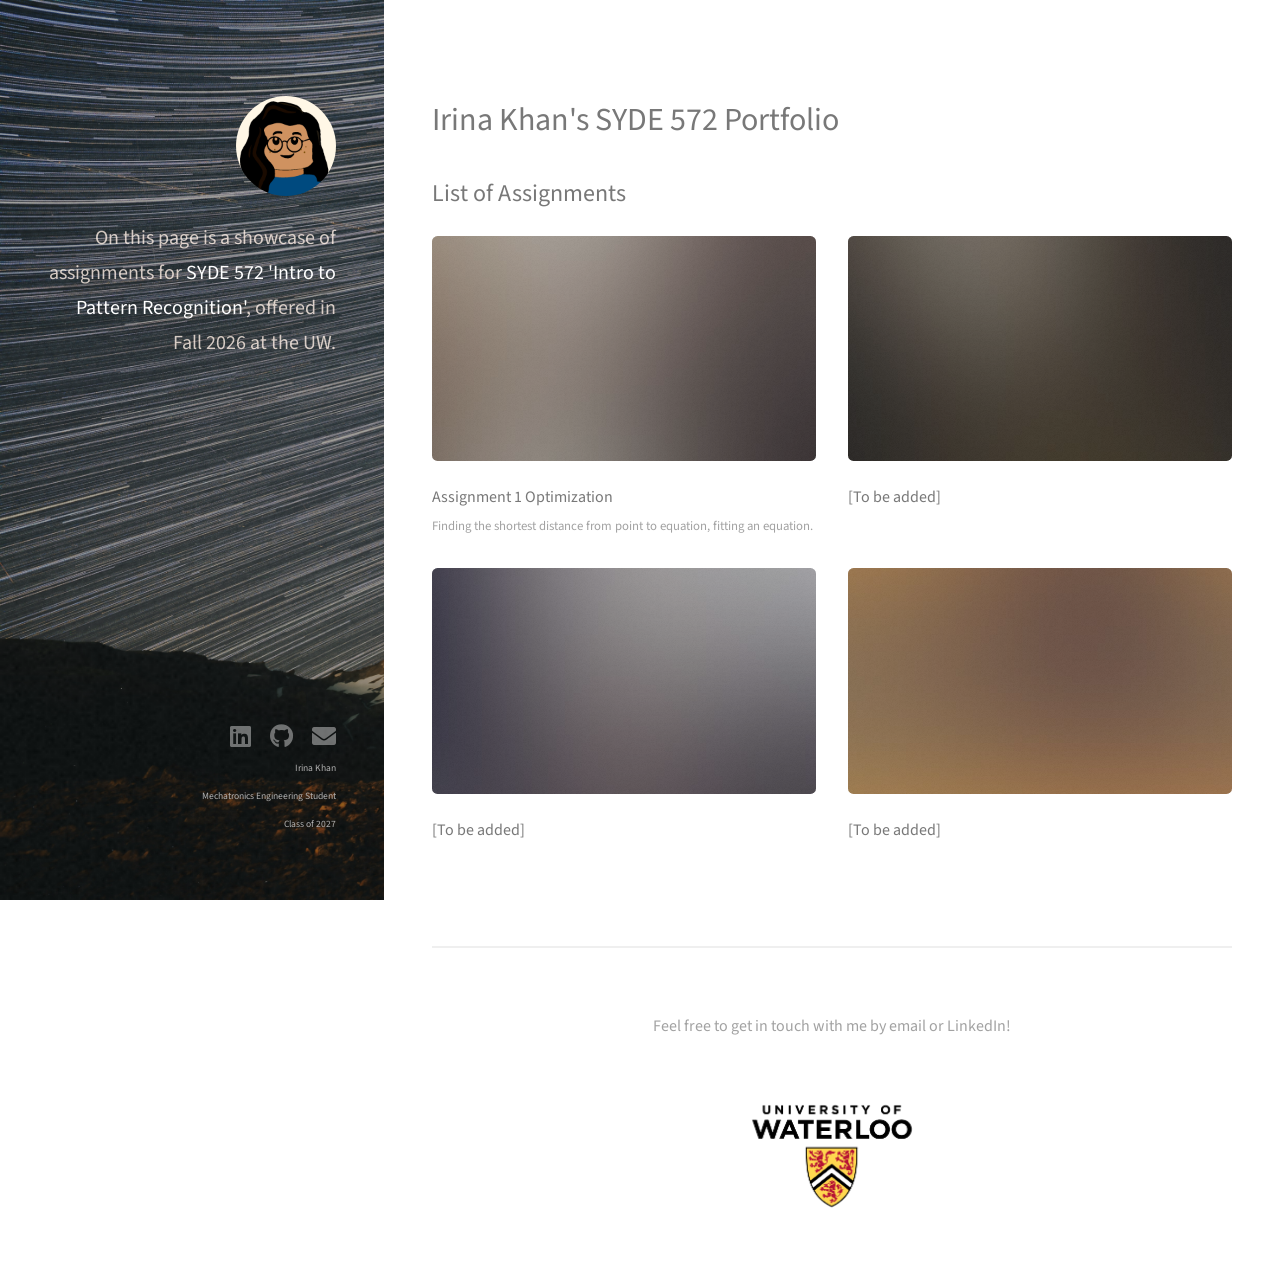
<file: index.html>
<!DOCTYPE HTML>
<!--
	Strata by HTML5 UP
	html5up.net | @ajlkn
	Free for personal and commercial use under the CCA 3.0 license (html5up.net/license)
-->
<html>
	<head>
		<title>SYDE 572 Portfolio</title>
		<meta charset="utf-8" />
		<meta name="viewport" content="width=device-width, initial-scale=1, user-scalable=no" />
		<link rel="stylesheet" href="assets/css/main.css" />
	</head>
	<body class="is-preload">

		<!-- Header -->
			<header id="header">
				<div class="inner">
					<a href="#" class="image avatar"><img src="images/picrew_lego_avatar.png" alt="" /></a>
					<h1>On this page is a showcase of assignments for <strong> SYDE 572 'Intro to Pattern Recognition'</strong>, offered in Fall 2026 at the UW.<br />
				</div>
			</header>

		<!-- Main -->
			<div id="main">

				<!-- One -->
					<section id="one">
						<h1>Irina Khan's SYDE 572 Portfolio</h1>
						<h2>List of Assignments</h2>
						<div class="row">
							<article class="col-6 col-12-xsmall work-item">
								<a href="assignment1/assignment1part1report.html" class="image fit thumb"><img src="images/thumbs/01.jpg" alt="" /></a>
								<h3>Assignment 1 Optimization</h3>
								<p>Finding the shortest distance from point to equation, fitting an equation.</p>
							</article>
							<article class="col-6 col-12-xsmall work-item">
								<a href="images/fulls/02.jpg" class="image fit thumb"><img src="images/thumbs/02.jpg" alt="" /></a>
								<h3>[To be added]</h3>
								<p></p>
							</article>
							<article class="col-6 col-12-xsmall work-item">
								<a href="images/fulls/03.jpg" class="image fit thumb"><img src="images/thumbs/03.jpg" alt="" /></a>
								<h3>[To be added]</h3>
								<p></p>
							</article>
							<article class="col-6 col-12-xsmall work-item">
								<a href="images/fulls/04.jpg" class="image fit thumb"><img src="images/thumbs/04.jpg" alt="" /></a>
								<h3>[To be added]</h3>
								<p></p>
							</article>
						</div>
					</section>

				<!-- Three -->
					<section id="three">
					<p style="text-align: center;">Feel free to get in touch with me by email or LinkedIn!</p>
					<img src="images/fulls/UniversityOfWaterloo_logo_vert_rgb.png"
						alt="University of Waterloo logo"
						style="max-width: 260px; display: block; margin: 0 auto;">

				<!-- Four -->
				<!--
					<section id="four">
						<h2>Elements</h2>

						<section>
							<h4>Text</h4>
							<p>This is <b>bold</b> and this is <strong>strong</strong>. This is <i>italic</i> and this is <em>emphasized</em>.
							This is <sup>superscript</sup> text and this is <sub>subscript</sub> text.
							This is <u>underlined</u> and this is code: <code>for (;;) { ... }</code>. Finally, <a href="#">this is a link</a>.</p>
							<hr />
							<header>
								<h4>Heading with a Subtitle</h4>
								<p>Lorem ipsum dolor sit amet nullam id egestas urna aliquam</p>
							</header>
							<p>Nunc lacinia ante nunc ac lobortis. Interdum adipiscing gravida odio porttitor sem non mi integer non faucibus ornare mi ut ante amet placerat aliquet. Volutpat eu sed ante lacinia sapien lorem accumsan varius montes viverra nibh in adipiscing blandit tempus accumsan.</p>
							<header>
								<h5>Heading with a Subtitle</h5>
								<p>Lorem ipsum dolor sit amet nullam id egestas urna aliquam</p>
							</header>
							<p>Nunc lacinia ante nunc ac lobortis. Interdum adipiscing gravida odio porttitor sem non mi integer non faucibus ornare mi ut ante amet placerat aliquet. Volutpat eu sed ante lacinia sapien lorem accumsan varius montes viverra nibh in adipiscing blandit tempus accumsan.</p>
							<hr />
							<h2>Heading Level 2</h2>
							<h3>Heading Level 3</h3>
							<h4>Heading Level 4</h4>
							<h5>Heading Level 5</h5>
							<h6>Heading Level 6</h6>
							<hr />
							<h5>Blockquote</h5>
							<blockquote>Fringilla nisl. Donec accumsan interdum nisi, quis tincidunt felis sagittis eget tempus euismod. Vestibulum ante ipsum primis in faucibus vestibulum. Blandit adipiscing eu felis iaculis volutpat ac adipiscing accumsan faucibus. Vestibulum ante ipsum primis in faucibus lorem ipsum dolor sit amet nullam adipiscing eu felis.</blockquote>
							<h5>Preformatted</h5>
							<pre><code>i = 0;

while (!deck.isInOrder()) {
print 'Iteration ' + i;
deck.shuffle();
i++;
}

print 'It took ' + i + ' iterations to sort the deck.';</code></pre>
						</section>

						<section>
							<h4>Lists</h4>
							<div class="row">
								<div class="col-6 col-12-xsmall">
									<h5>Unordered</h5>
									<ul>
										<li>Dolor pulvinar etiam magna etiam.</li>
										<li>Sagittis adipiscing lorem eleifend.</li>
										<li>Felis enim feugiat dolore viverra.</li>
									</ul>
									<h5>Alternate</h5>
									<ul class="alt">
										<li>Dolor pulvinar etiam magna etiam.</li>
										<li>Sagittis adipiscing lorem eleifend.</li>
										<li>Felis enim feugiat dolore viverra.</li>
									</ul>
								</div>
								<div class="col-6 col-12-xsmall">
									<h5>Ordered</h5>
									<ol>
										<li>Dolor pulvinar etiam magna etiam.</li>
										<li>Etiam vel felis at lorem sed viverra.</li>
										<li>Felis enim feugiat dolore viverra.</li>
										<li>Dolor pulvinar etiam magna etiam.</li>
										<li>Etiam vel felis at lorem sed viverra.</li>
										<li>Felis enim feugiat dolore viverra.</li>
									</ol>
									<h5>Icons</h5>
									<ul class="icons">
										<li><a href="#" class="icon brands fa-twitter"><span class="label">Twitter</span></a></li>
										<li><a href="#" class="icon brands fa-facebook-f"><span class="label">Facebook</span></a></li>
										<li><a href="#" class="icon brands fa-instagram"><span class="label">Instagram</span></a></li>
										<li><a href="#" class="icon brands fa-github"><span class="label">Github</span></a></li>
										<li><a href="#" class="icon brands fa-dribbble"><span class="label">Dribbble</span></a></li>
										<li><a href="#" class="icon brands fa-tumblr"><span class="label">Tumblr</span></a></li>
									</ul>
								</div>
							</div>
							<h5>Actions</h5>
							<ul class="actions">
								<li><a href="#" class="button primary">Default</a></li>
								<li><a href="#" class="button">Default</a></li>
							</ul>
							<ul class="actions small">
								<li><a href="#" class="button primary small">Small</a></li>
								<li><a href="#" class="button small">Small</a></li>
							</ul>
							<div class="row">
								<div class="col-6 col-12-small">
									<ul class="actions stacked">
										<li><a href="#" class="button primary">Default</a></li>
										<li><a href="#" class="button">Default</a></li>
									</ul>
								</div>
								<div class="col-6 col-12-small">
									<ul class="actions stacked">
										<li><a href="#" class="button primary small">Small</a></li>
										<li><a href="#" class="button small">Small</a></li>
									</ul>
								</div>
								<div class="col-6 col-12-small">
									<ul class="actions stacked">
										<li><a href="#" class="button primary fit">Default</a></li>
										<li><a href="#" class="button fit">Default</a></li>
									</ul>
								</div>
								<div class="col-6 col-12-small">
									<ul class="actions stacked">
										<li><a href="#" class="button primary small fit">Small</a></li>
										<li><a href="#" class="button small fit">Small</a></li>
									</ul>
								</div>
							</div>
						</section>

						<section>
							<h4>Table</h4>
							<h5>Default</h5>
							<div class="table-wrapper">
								<table>
									<thead>
										<tr>
											<th>Name</th>
											<th>Description</th>
											<th>Price</th>
										</tr>
									</thead>
									<tbody>
										<tr>
											<td>Item One</td>
											<td>Ante turpis integer aliquet porttitor.</td>
											<td>29.99</td>
										</tr>
										<tr>
											<td>Item Two</td>
											<td>Vis ac commodo adipiscing arcu aliquet.</td>
											<td>19.99</td>
										</tr>
										<tr>
											<td>Item Three</td>
											<td> Morbi faucibus arcu accumsan lorem.</td>
											<td>29.99</td>
										</tr>
										<tr>
											<td>Item Four</td>
											<td>Vitae integer tempus condimentum.</td>
											<td>19.99</td>
										</tr>
										<tr>
											<td>Item Five</td>
											<td>Ante turpis integer aliquet porttitor.</td>
											<td>29.99</td>
										</tr>
									</tbody>
									<tfoot>
										<tr>
											<td colspan="2"></td>
											<td>100.00</td>
										</tr>
									</tfoot>
								</table>
							</div>

							<h5>Alternate</h5>
							<div class="table-wrapper">
								<table class="alt">
									<thead>
										<tr>
											<th>Name</th>
											<th>Description</th>
											<th>Price</th>
										</tr>
									</thead>
									<tbody>
										<tr>
											<td>Item One</td>
											<td>Ante turpis integer aliquet porttitor.</td>
											<td>29.99</td>
										</tr>
										<tr>
											<td>Item Two</td>
											<td>Vis ac commodo adipiscing arcu aliquet.</td>
											<td>19.99</td>
										</tr>
										<tr>
											<td>Item Three</td>
											<td> Morbi faucibus arcu accumsan lorem.</td>
											<td>29.99</td>
										</tr>
										<tr>
											<td>Item Four</td>
											<td>Vitae integer tempus condimentum.</td>
											<td>19.99</td>
										</tr>
										<tr>
											<td>Item Five</td>
											<td>Ante turpis integer aliquet porttitor.</td>
											<td>29.99</td>
										</tr>
									</tbody>
									<tfoot>
										<tr>
											<td colspan="2"></td>
											<td>100.00</td>
										</tr>
									</tfoot>
								</table>
							</div>
						</section>

						<section>
							<h4>Buttons</h4>
							<ul class="actions">
								<li><a href="#" class="button primary">Primary</a></li>
								<li><a href="#" class="button">Default</a></li>
							</ul>
							<ul class="actions">
								<li><a href="#" class="button large">Large</a></li>
								<li><a href="#" class="button">Default</a></li>
								<li><a href="#" class="button small">Small</a></li>
							</ul>
							<ul class="actions fit">
								<li><a href="#" class="button primary fit">Fit</a></li>
								<li><a href="#" class="button fit">Fit</a></li>
							</ul>
							<ul class="actions fit small">
								<li><a href="#" class="button primary fit small">Fit + Small</a></li>
								<li><a href="#" class="button fit small">Fit + Small</a></li>
							</ul>
							<ul class="actions">
								<li><a href="#" class="button primary icon solid fa-download">Icon</a></li>
								<li><a href="#" class="button icon solid fa-download">Icon</a></li>
							</ul>
							<ul class="actions">
								<li><span class="button primary disabled">Primary</span></li>
								<li><span class="button disabled">Default</span></li>
							</ul>
						</section>

						<section>
							<h4>Form</h4>
							<form method="post" action="#">
								<div class="row gtr-uniform gtr-50">
									<div class="col-6 col-12-xsmall">
										<input type="text" name="demo-name" id="demo-name" value="" placeholder="Name" />
									</div>
									<div class="col-6 col-12-xsmall">
										<input type="email" name="demo-email" id="demo-email" value="" placeholder="Email" />
									</div>
									<div class="col-12">
										<select name="demo-category" id="demo-category">
											<option value="">- Category -</option>
											<option value="1">Manufacturing</option>
											<option value="1">Shipping</option>
											<option value="1">Administration</option>
											<option value="1">Human Resources</option>
										</select>
									</div>
									<div class="col-4 col-12-small">
										<input type="radio" id="demo-priority-low" name="demo-priority" checked>
										<label for="demo-priority-low">Low Priority</label>
									</div>
									<div class="col-4 col-12-small">
										<input type="radio" id="demo-priority-normal" name="demo-priority">
										<label for="demo-priority-normal">Normal Priority</label>
									</div>
									<div class="col-4 col-12-small">
										<input type="radio" id="demo-priority-high" name="demo-priority">
										<label for="demo-priority-high">High Priority</label>
									</div>
									<div class="col-6 col-12-small">
										<input type="checkbox" id="demo-copy" name="demo-copy">
										<label for="demo-copy">Email me a copy of this message</label>
									</div>
									<div class="col-6 col-12-small">
										<input type="checkbox" id="demo-human" name="demo-human" checked>
										<label for="demo-human">I am a human and not a robot</label>
									</div>
									<div class="col-12">
										<textarea name="demo-message" id="demo-message" placeholder="Enter your message" rows="6"></textarea>
									</div>
									<div class="col-12">
										<ul class="actions">
											<li><input type="submit" value="Send Message" class="primary" /></li>
											<li><input type="reset" value="Reset" /></li>
										</ul>
									</div>
								</div>
							</form>
						</section>

						<section>
							<h4>Image</h4>
							<h5>Fit</h5>
							<div class="box alt">
								<div class="row gtr-50 gtr-uniform">
									<div class="col-12"><span class="image fit"><img src="images/fulls/05.jpg" alt="" /></span></div>
									<div class="col-4"><span class="image fit"><img src="images/thumbs/01.jpg" alt="" /></span></div>
									<div class="col-4"><span class="image fit"><img src="images/thumbs/02.jpg" alt="" /></span></div>
									<div class="col-4"><span class="image fit"><img src="images/thumbs/03.jpg" alt="" /></span></div>
									<div class="col-4"><span class="image fit"><img src="images/thumbs/04.jpg" alt="" /></span></div>
									<div class="col-4"><span class="image fit"><img src="images/thumbs/05.jpg" alt="" /></span></div>
									<div class="col-4"><span class="image fit"><img src="images/thumbs/06.jpg" alt="" /></span></div>
									<div class="col-4"><span class="image fit"><img src="images/thumbs/03.jpg" alt="" /></span></div>
									<div class="col-4"><span class="image fit"><img src="images/thumbs/02.jpg" alt="" /></span></div>
									<div class="col-4"><span class="image fit"><img src="images/thumbs/01.jpg" alt="" /></span></div>
								</div>
							</div>
							<h5>Left &amp; Right</h5>
							<p><span class="image left"><img src="images/avatar.jpg" alt="" /></span>Fringilla nisl. Donec accumsan interdum nisi, quis tincidunt felis sagittis eget. tempus euismod. Vestibulum ante ipsum primis in faucibus vestibulum. Blandit adipiscing eu felis iaculis volutpat ac adipiscing accumsan eu faucibus. Integer ac pellentesque praesent tincidunt felis sagittis eget. tempus euismod. Vestibulum ante ipsum primis in faucibus vestibulum. Blandit adipiscing eu felis iaculis volutpat ac adipiscing accumsan eu faucibus. Integer ac pellentesque praesent. Donec accumsan interdum nisi, quis tincidunt felis sagittis eget. tempus euismod. Vestibulum ante ipsum primis in faucibus vestibulum. Blandit adipiscing eu felis iaculis volutpat ac adipiscing accumsan eu faucibus. Integer ac pellentesque praesent tincidunt felis sagittis eget. tempus euismod. Vestibulum ante ipsum primis in faucibus vestibulum. Blandit adipiscing eu felis iaculis volutpat ac adipiscing accumsan eu faucibus. Integer ac pellentesque praesent.</p>
							<p><span class="image right"><img src="images/avatar.jpg" alt="" /></span>Fringilla nisl. Donec accumsan interdum nisi, quis tincidunt felis sagittis eget. tempus euismod. Vestibulum ante ipsum primis in faucibus vestibulum. Blandit adipiscing eu felis iaculis volutpat ac adipiscing accumsan eu faucibus. Integer ac pellentesque praesent tincidunt felis sagittis eget. tempus euismod. Vestibulum ante ipsum primis in faucibus vestibulum. Blandit adipiscing eu felis iaculis volutpat ac adipiscing accumsan eu faucibus. Integer ac pellentesque praesent. Donec accumsan interdum nisi, quis tincidunt felis sagittis eget. tempus euismod. Vestibulum ante ipsum primis in faucibus vestibulum. Blandit adipiscing eu felis iaculis volutpat ac adipiscing accumsan eu faucibus. Integer ac pellentesque praesent tincidunt felis sagittis eget. tempus euismod. Vestibulum ante ipsum primis in faucibus vestibulum. Blandit adipiscing eu felis iaculis volutpat ac adipiscing accumsan eu faucibus. Integer ac pellentesque praesent.</p>
						</section>

					</section>
				-->

			</div>

		<!-- Footer -->
		<footer id="footer">
			<div class="inner">
				<ul class="icons">
					<li><a href="https://www.linkedin.com/in/irina-r-khan/" class="icon brands fa-linkedin">
						<span class="label">LinkedIn</span>
					</a></li>
				<li><a href="https://github.com/irin-khn" class="icon brands fa-github">
					<span class="label">GitHub</span>
				</a></li>
				<li><a href="mailto:ir4khan@uwaterloo.ca" class="icon solid fa-envelope">
					<span class="label">Email</span>
				</a></li>
			</ul>

			<p style="font-size: 0.6em;"> Irina Khan  <br> 	Mechatronics Engineering Student <br> Class of 2027</p>
		</div>
		

</footer>


		<!-- Scripts -->
			<script src="assets/js/jquery.min.js"></script>
			<script src="assets/js/jquery.poptrox.min.js"></script>
			<script src="assets/js/browser.min.js"></script>
			<script src="assets/js/breakpoints.min.js"></script>
			<script src="assets/js/util.js"></script>
			<script src="assets/js/main.js"></script>

	</body>
</html>
</file>
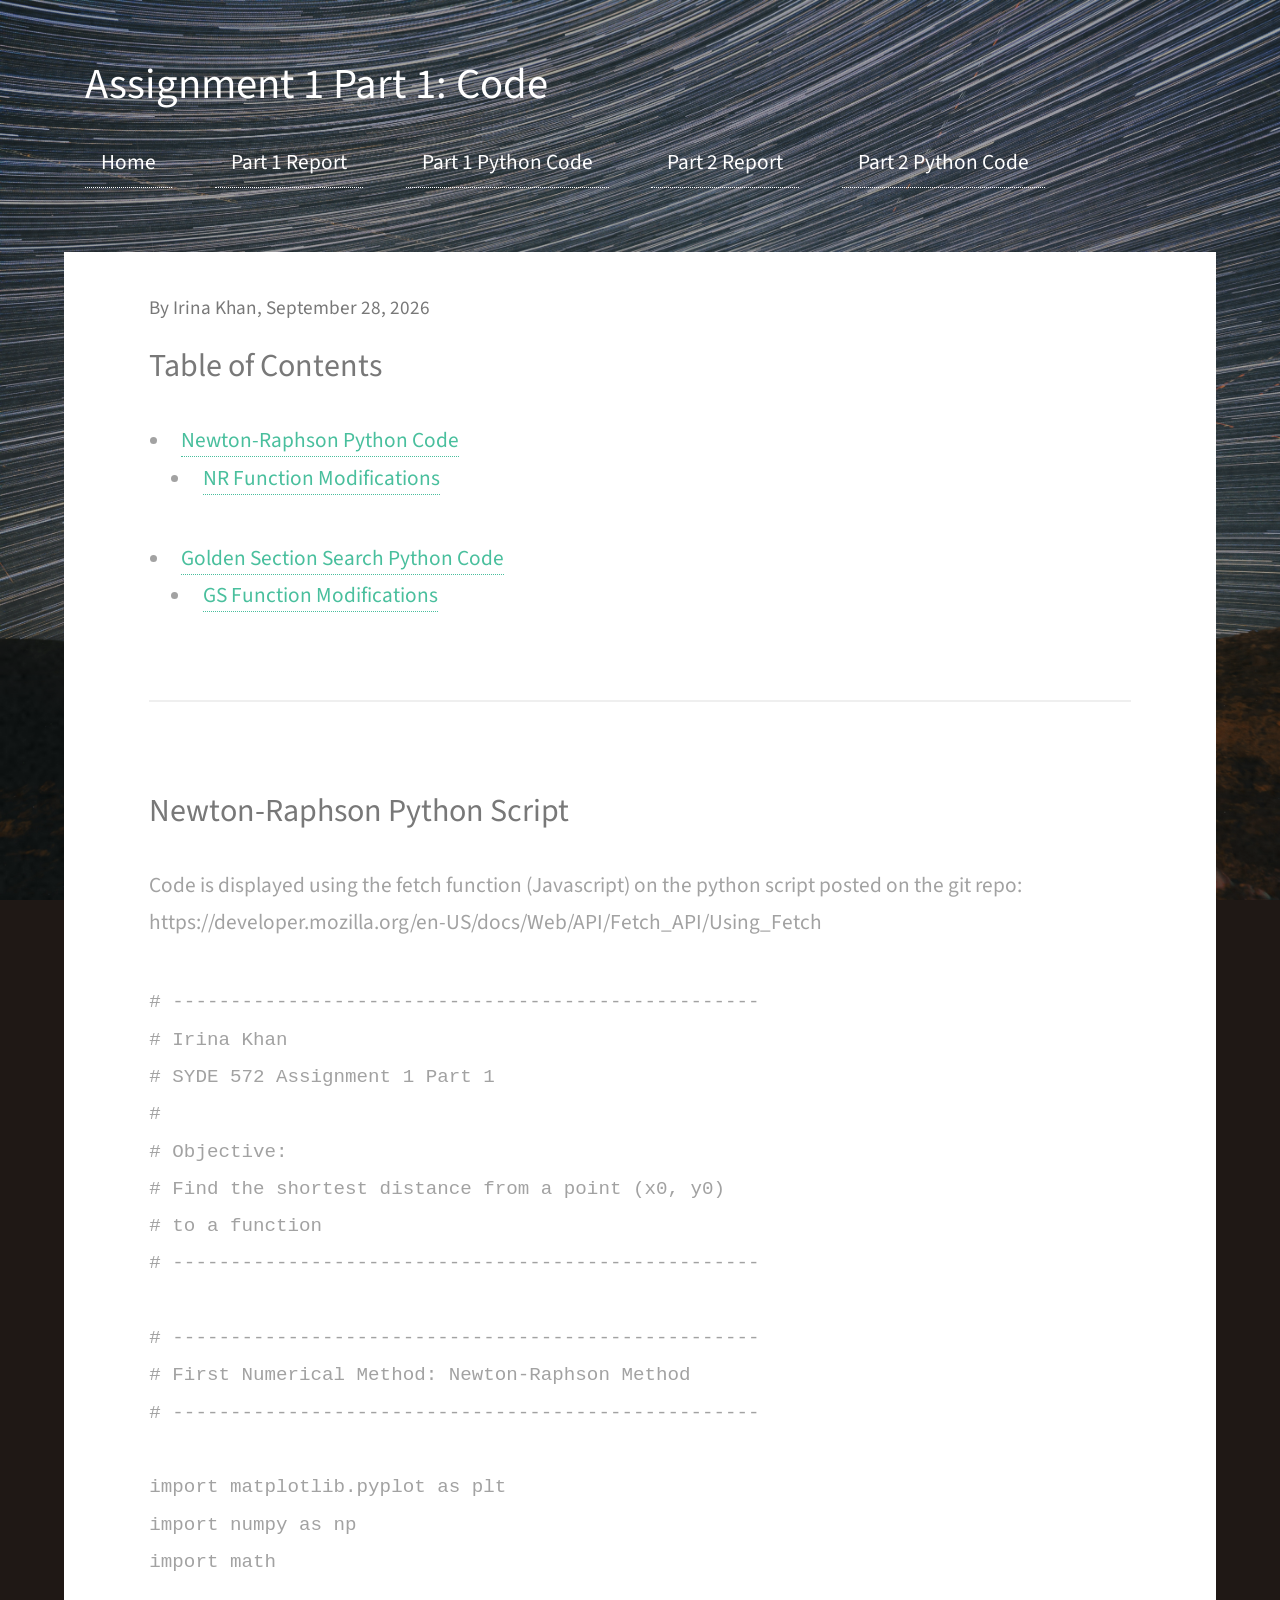
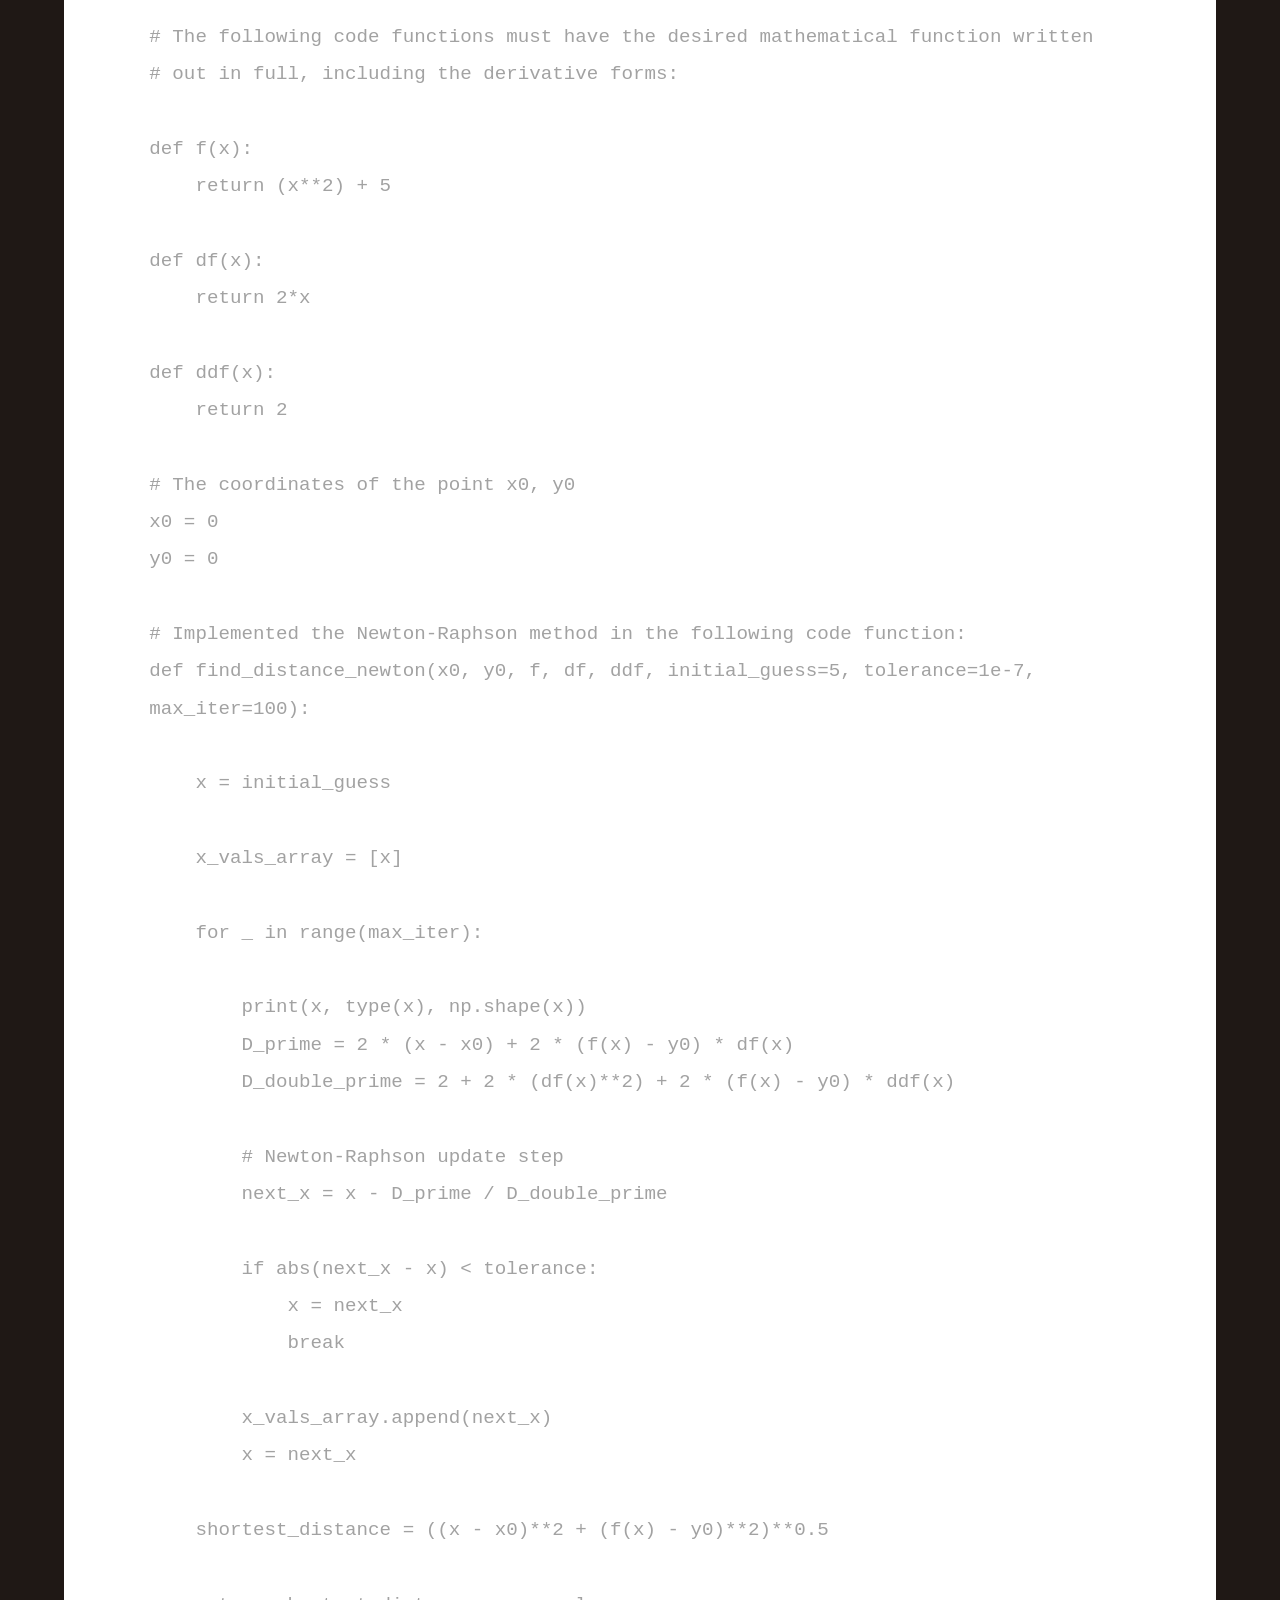
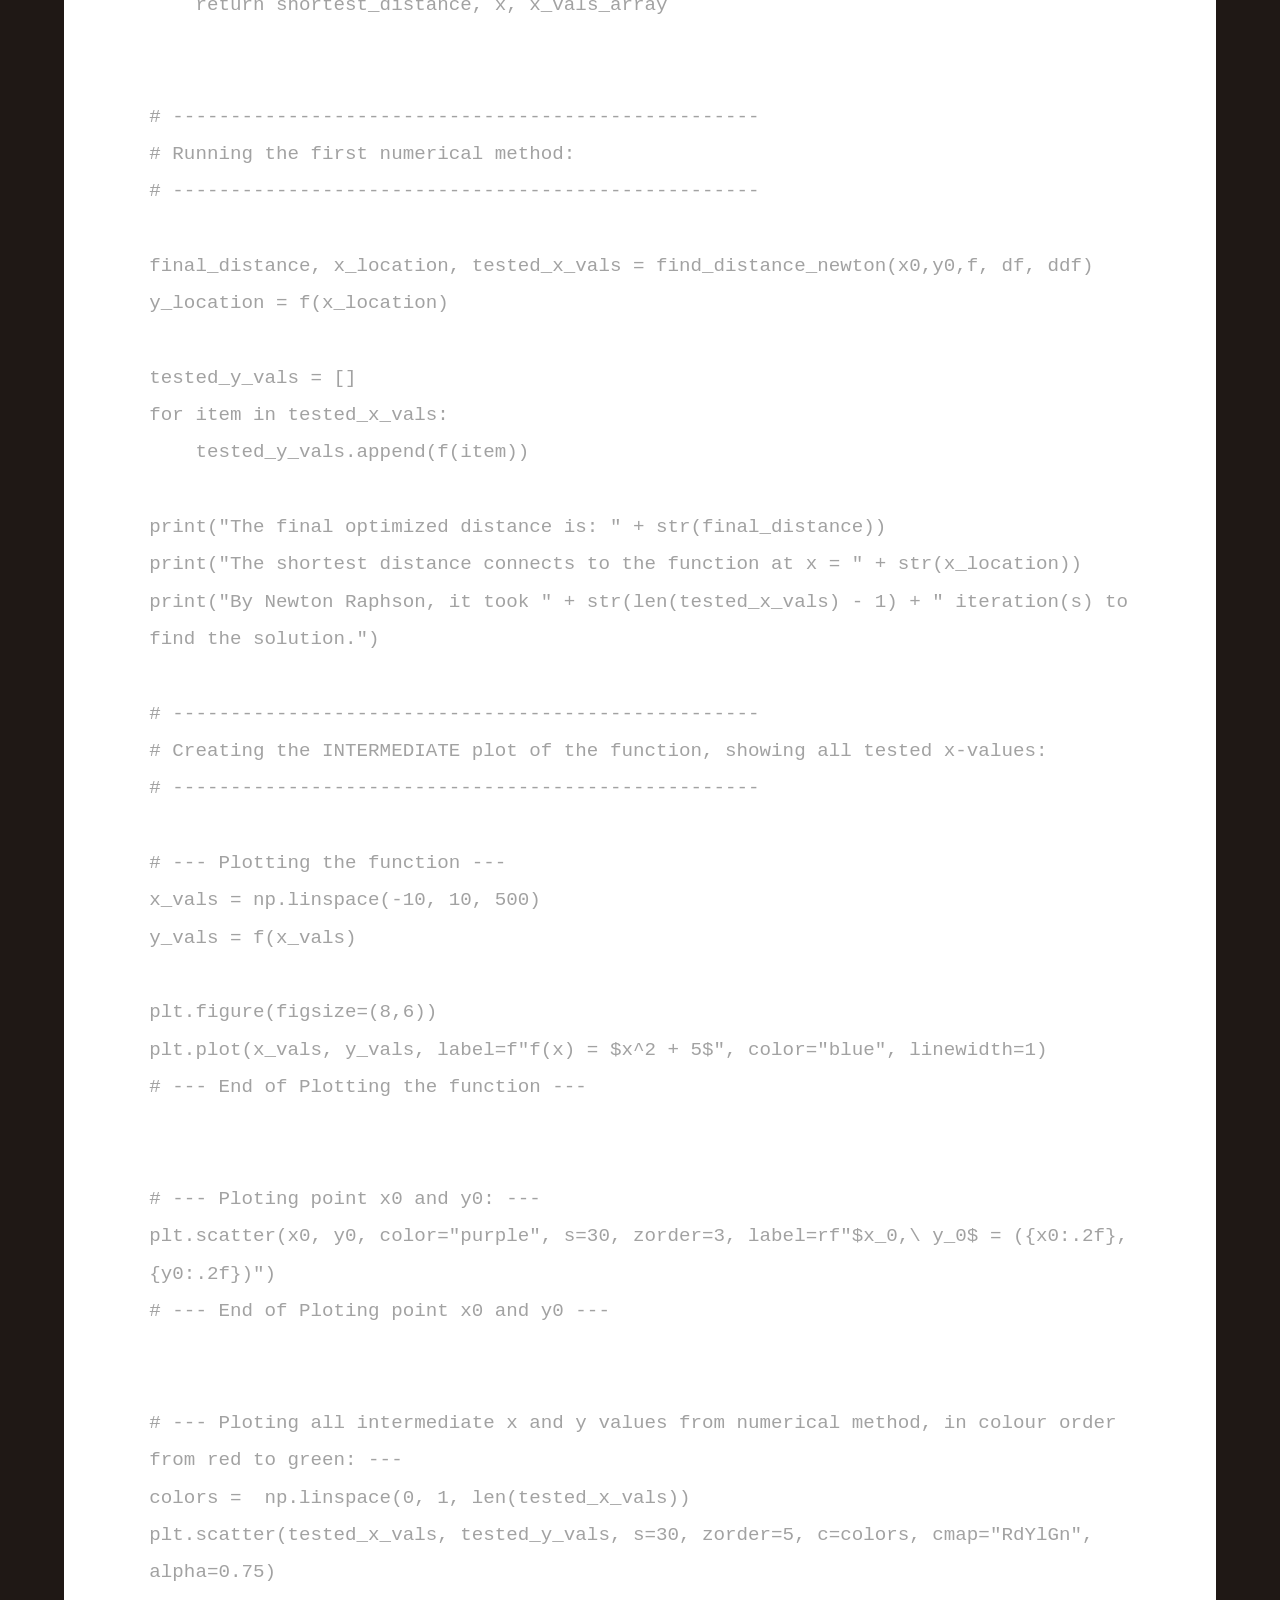
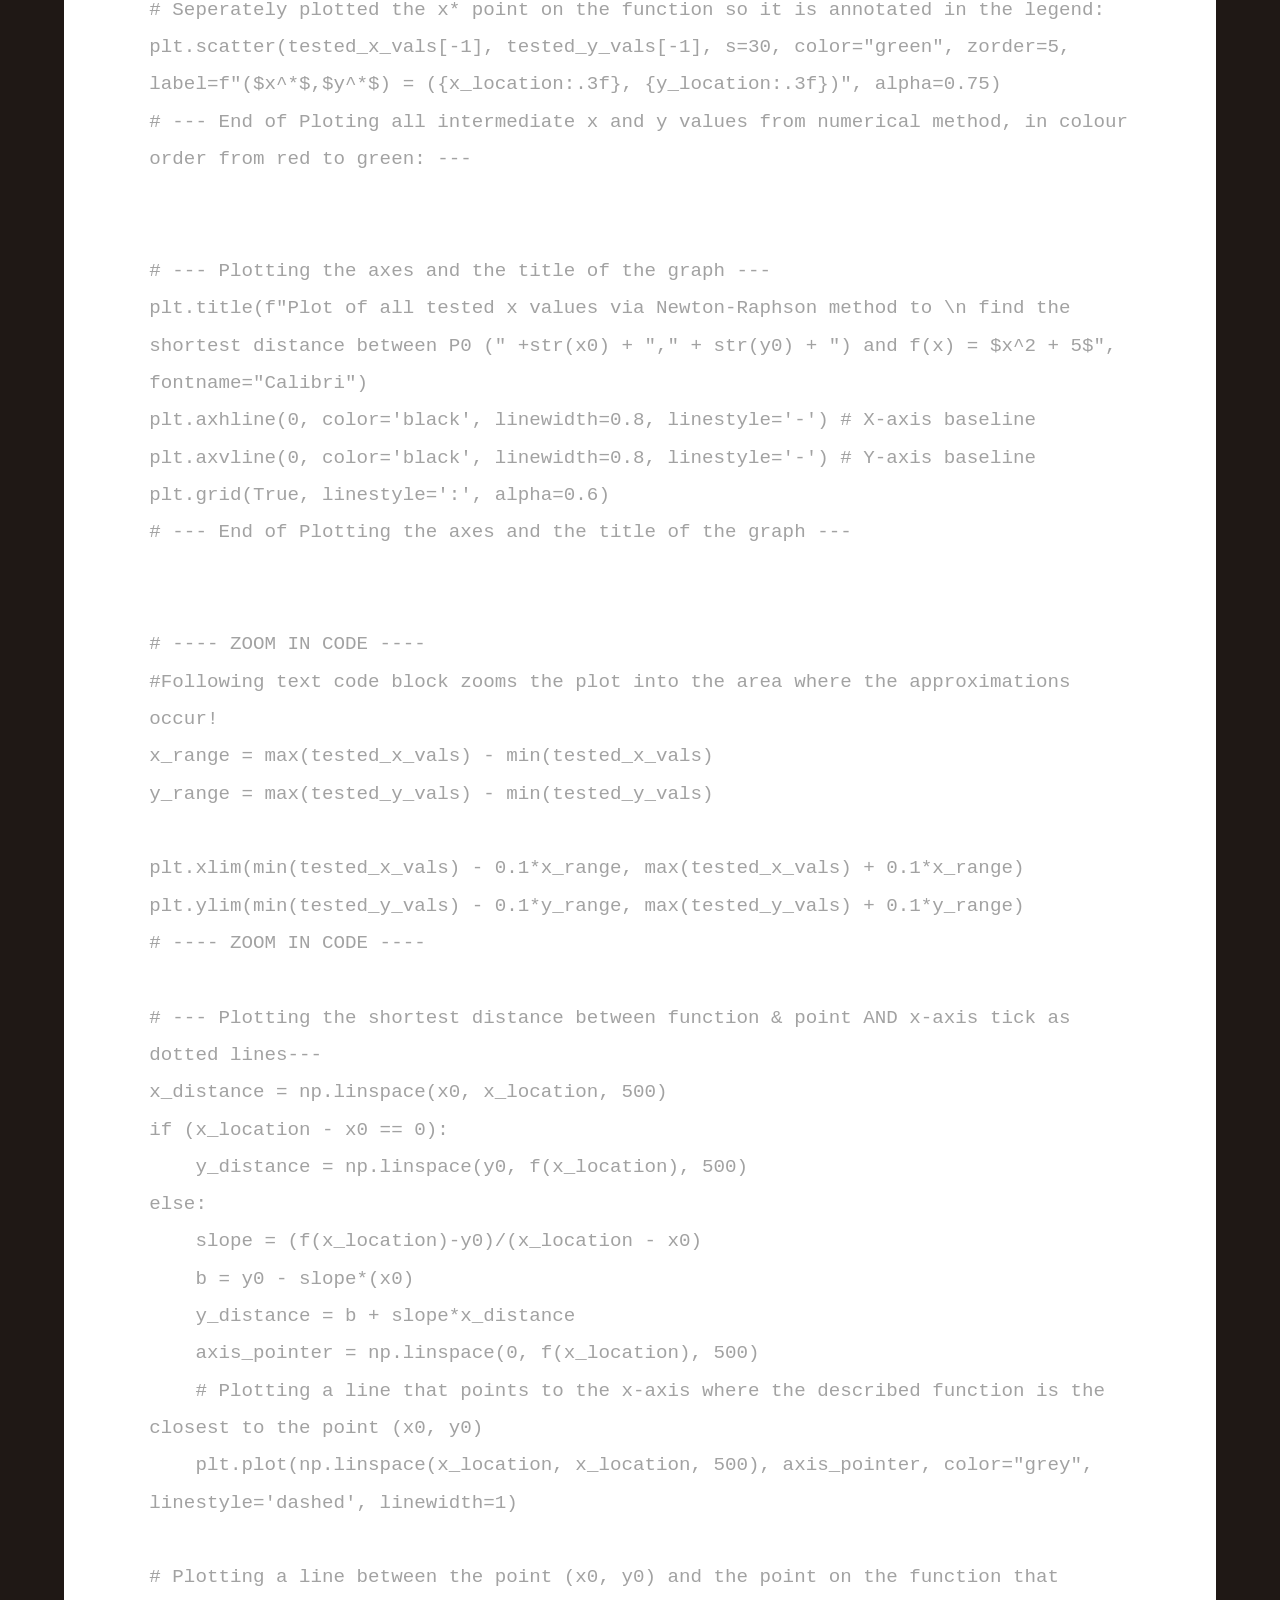
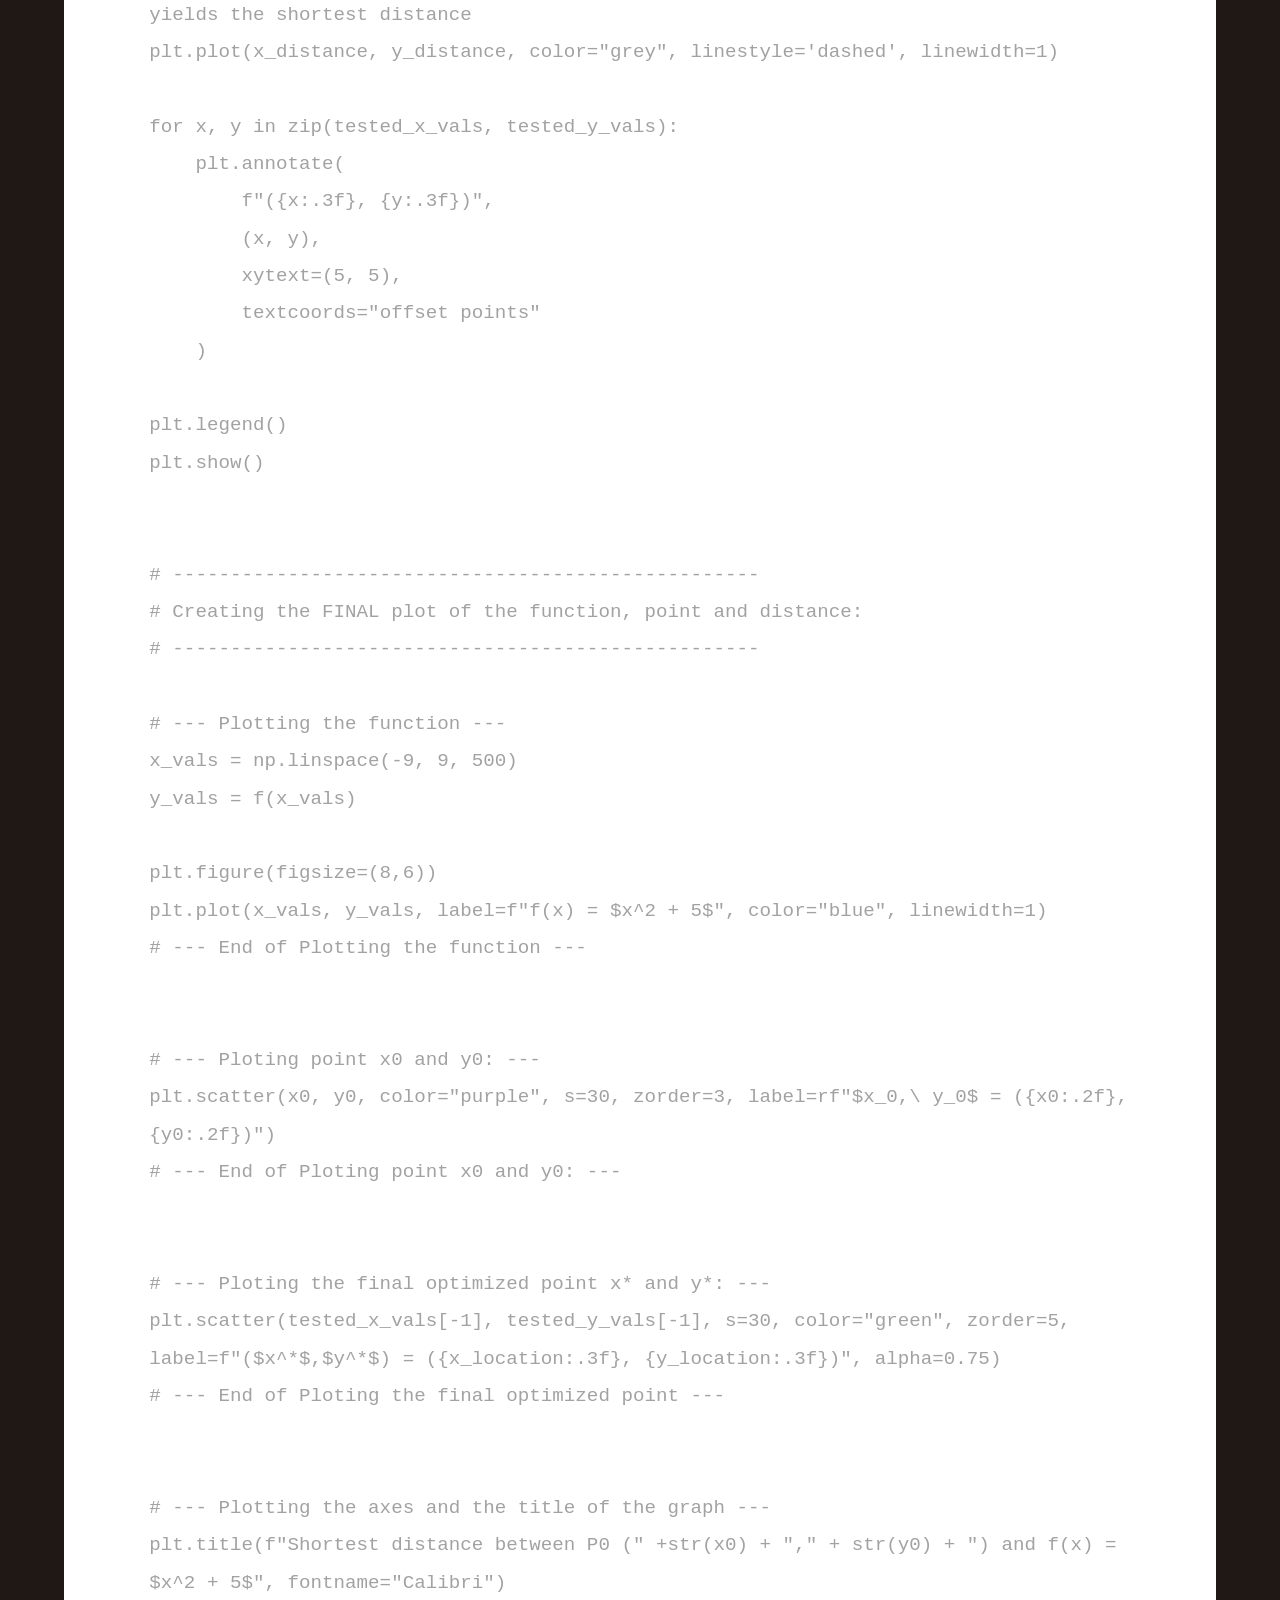
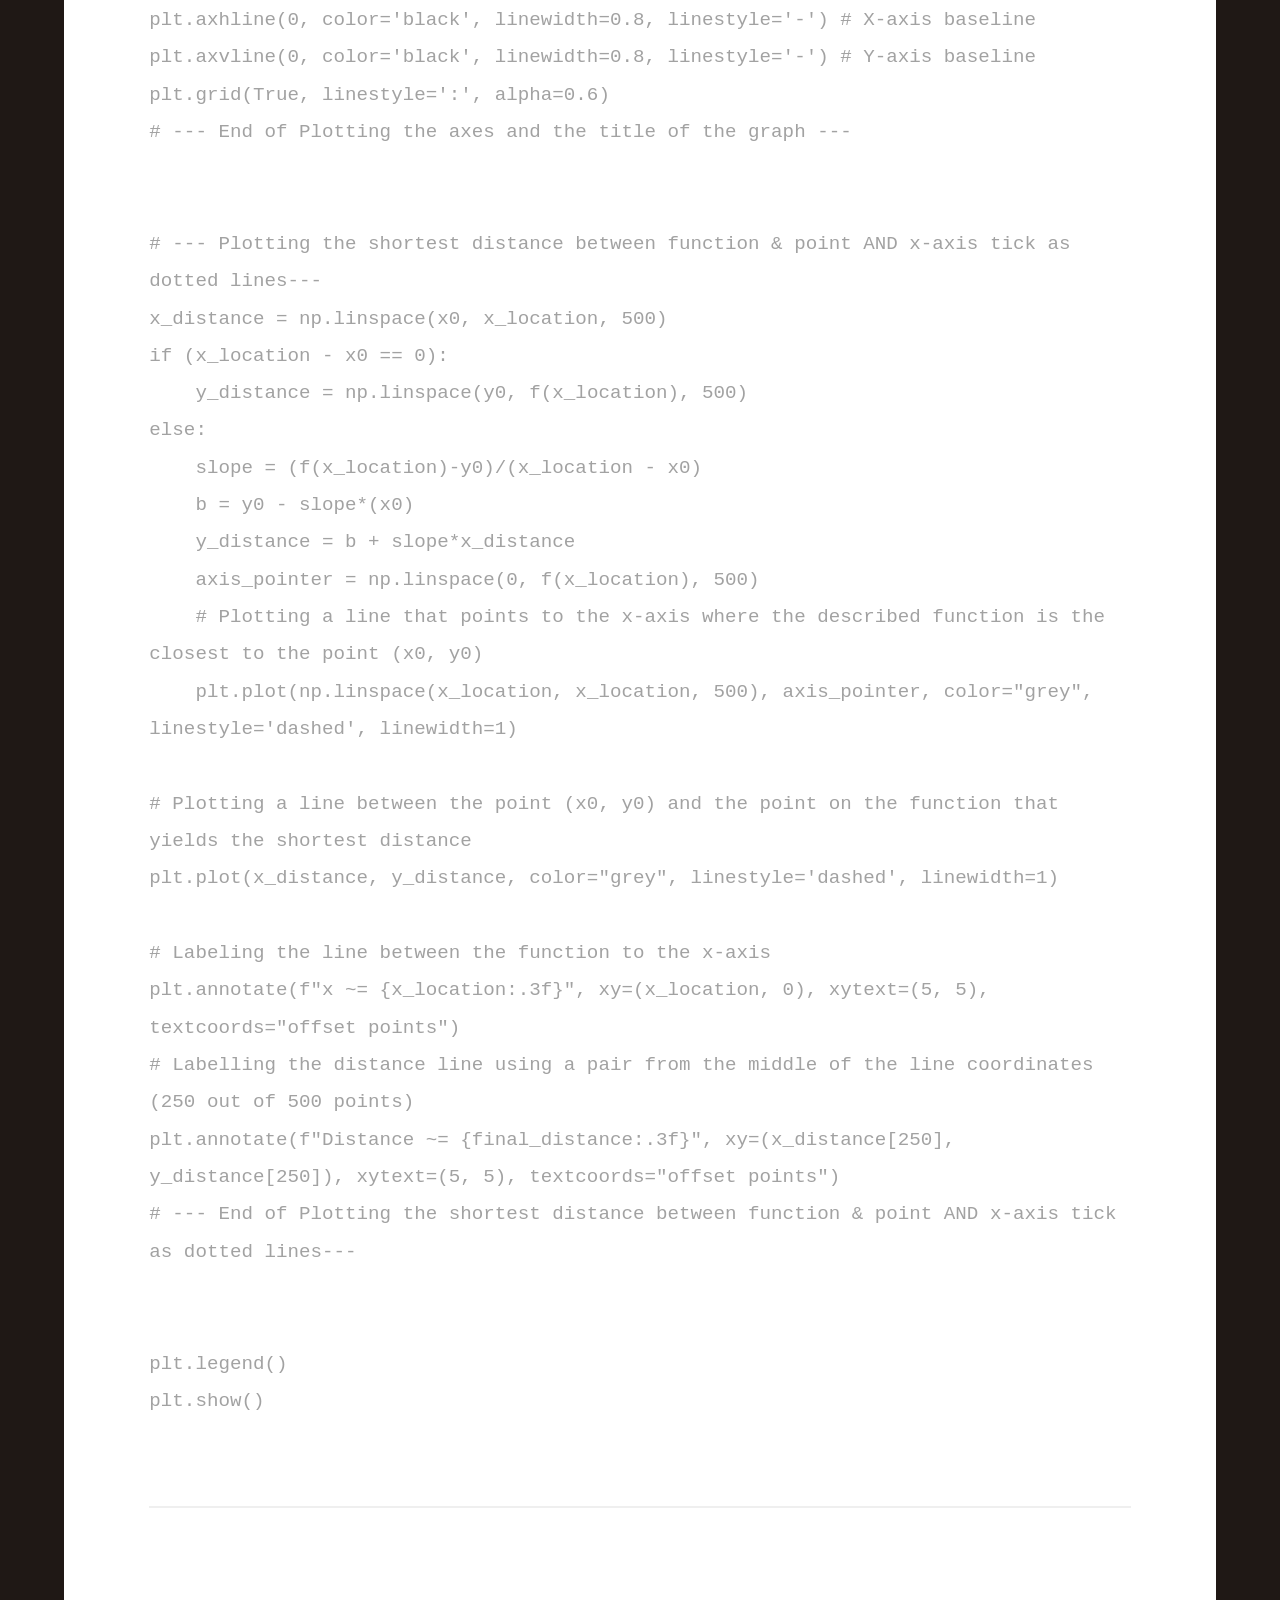
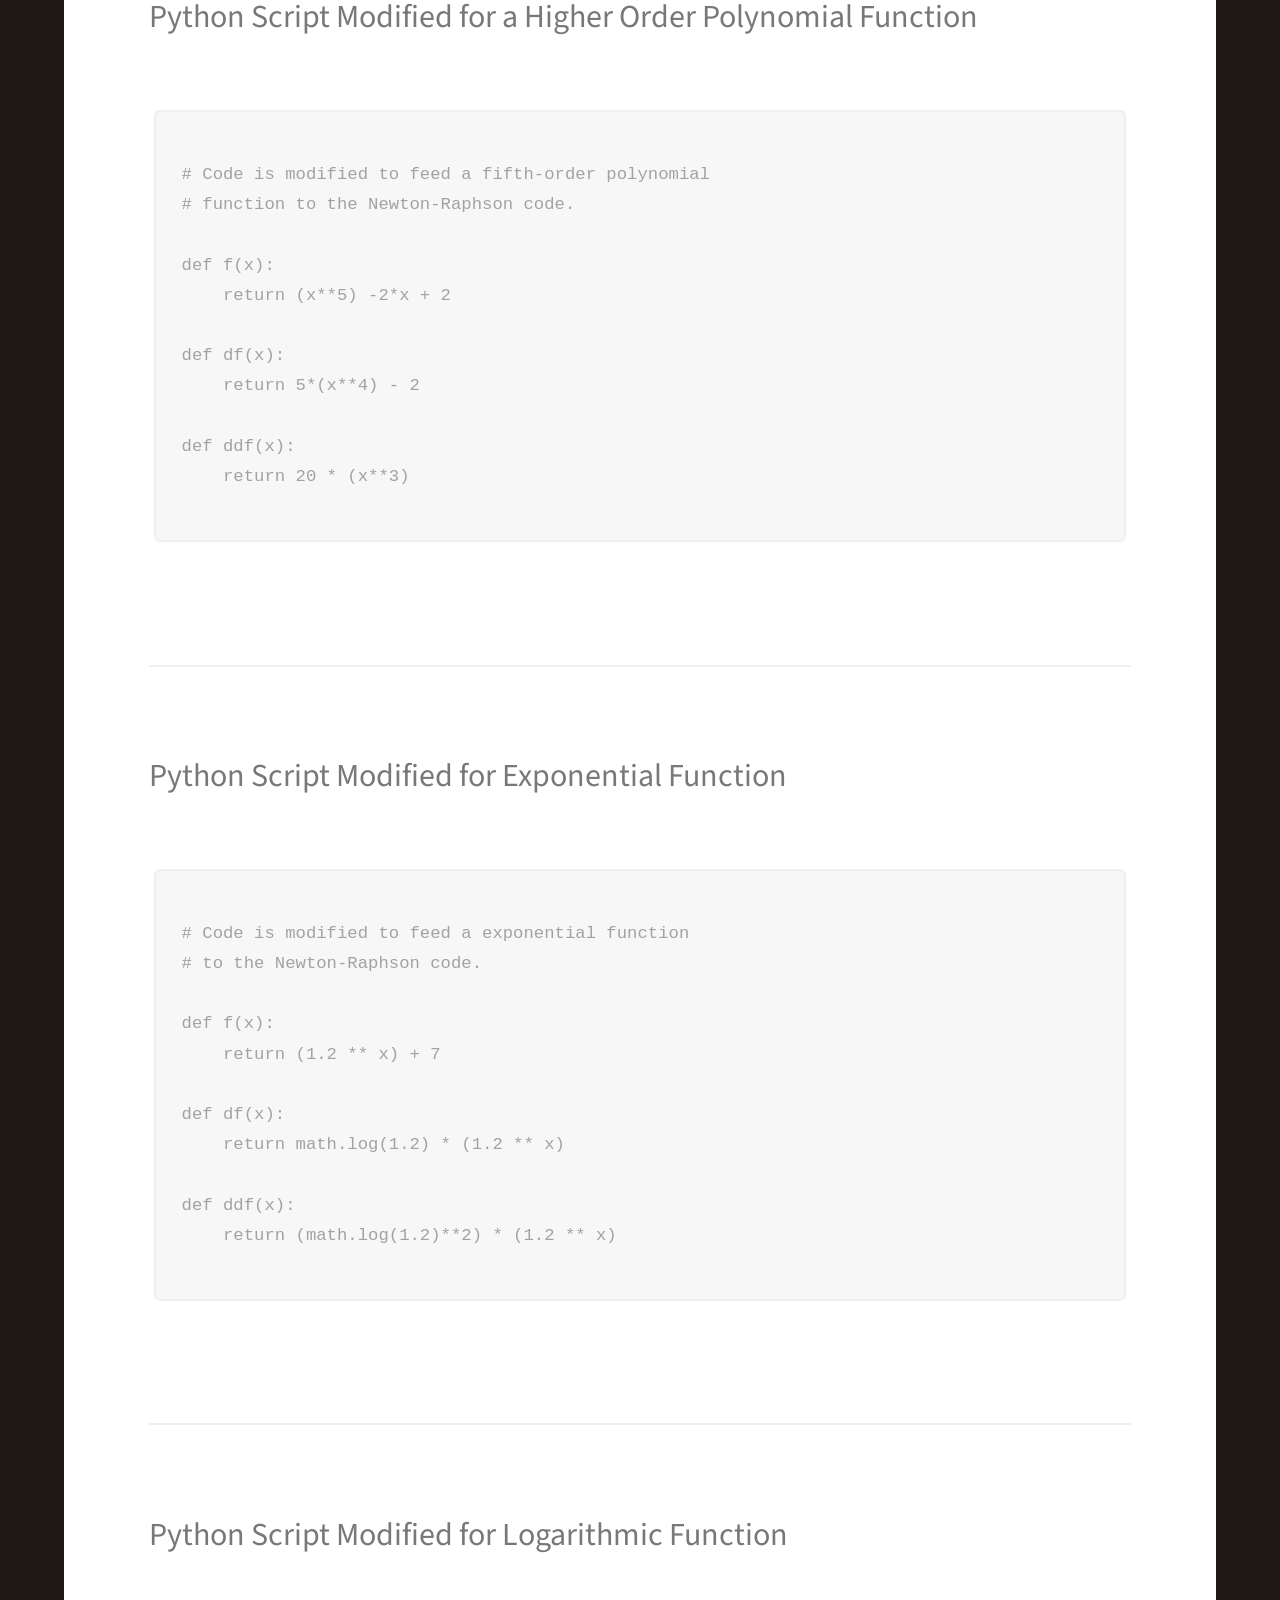
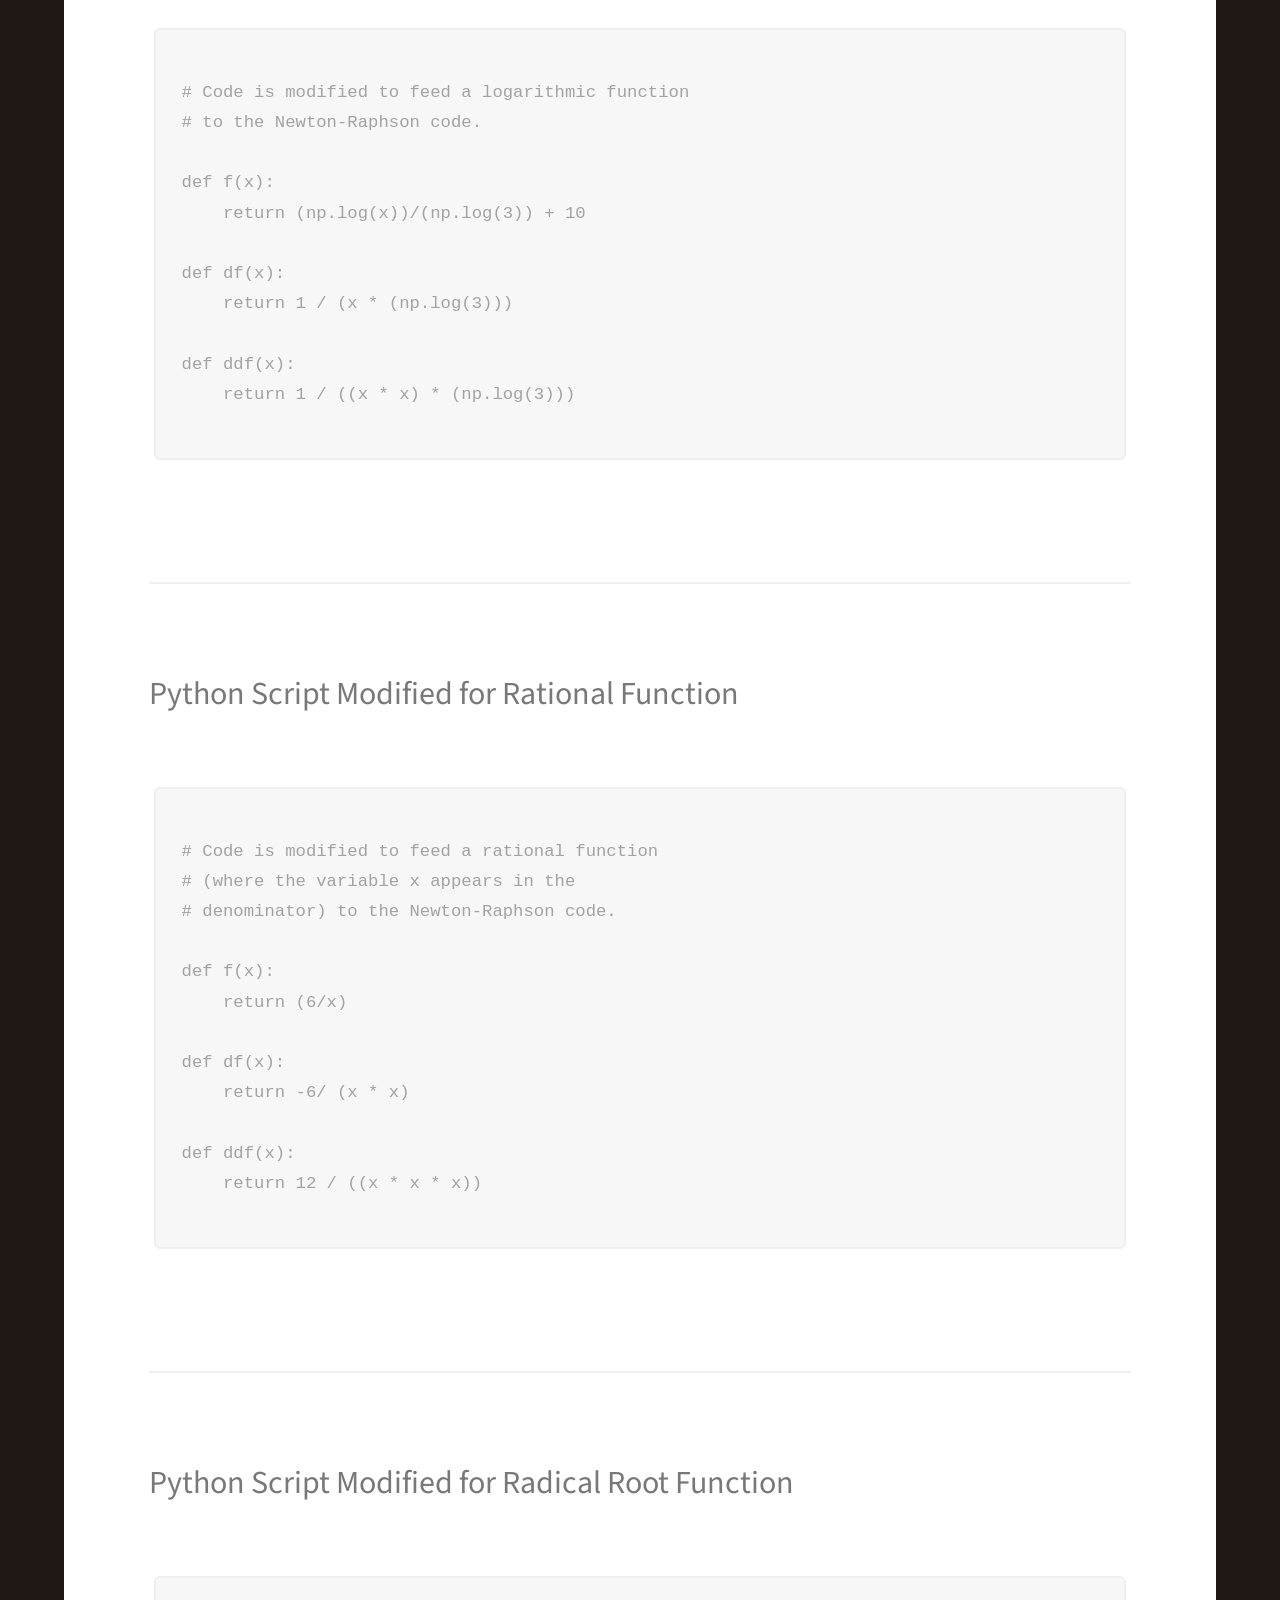
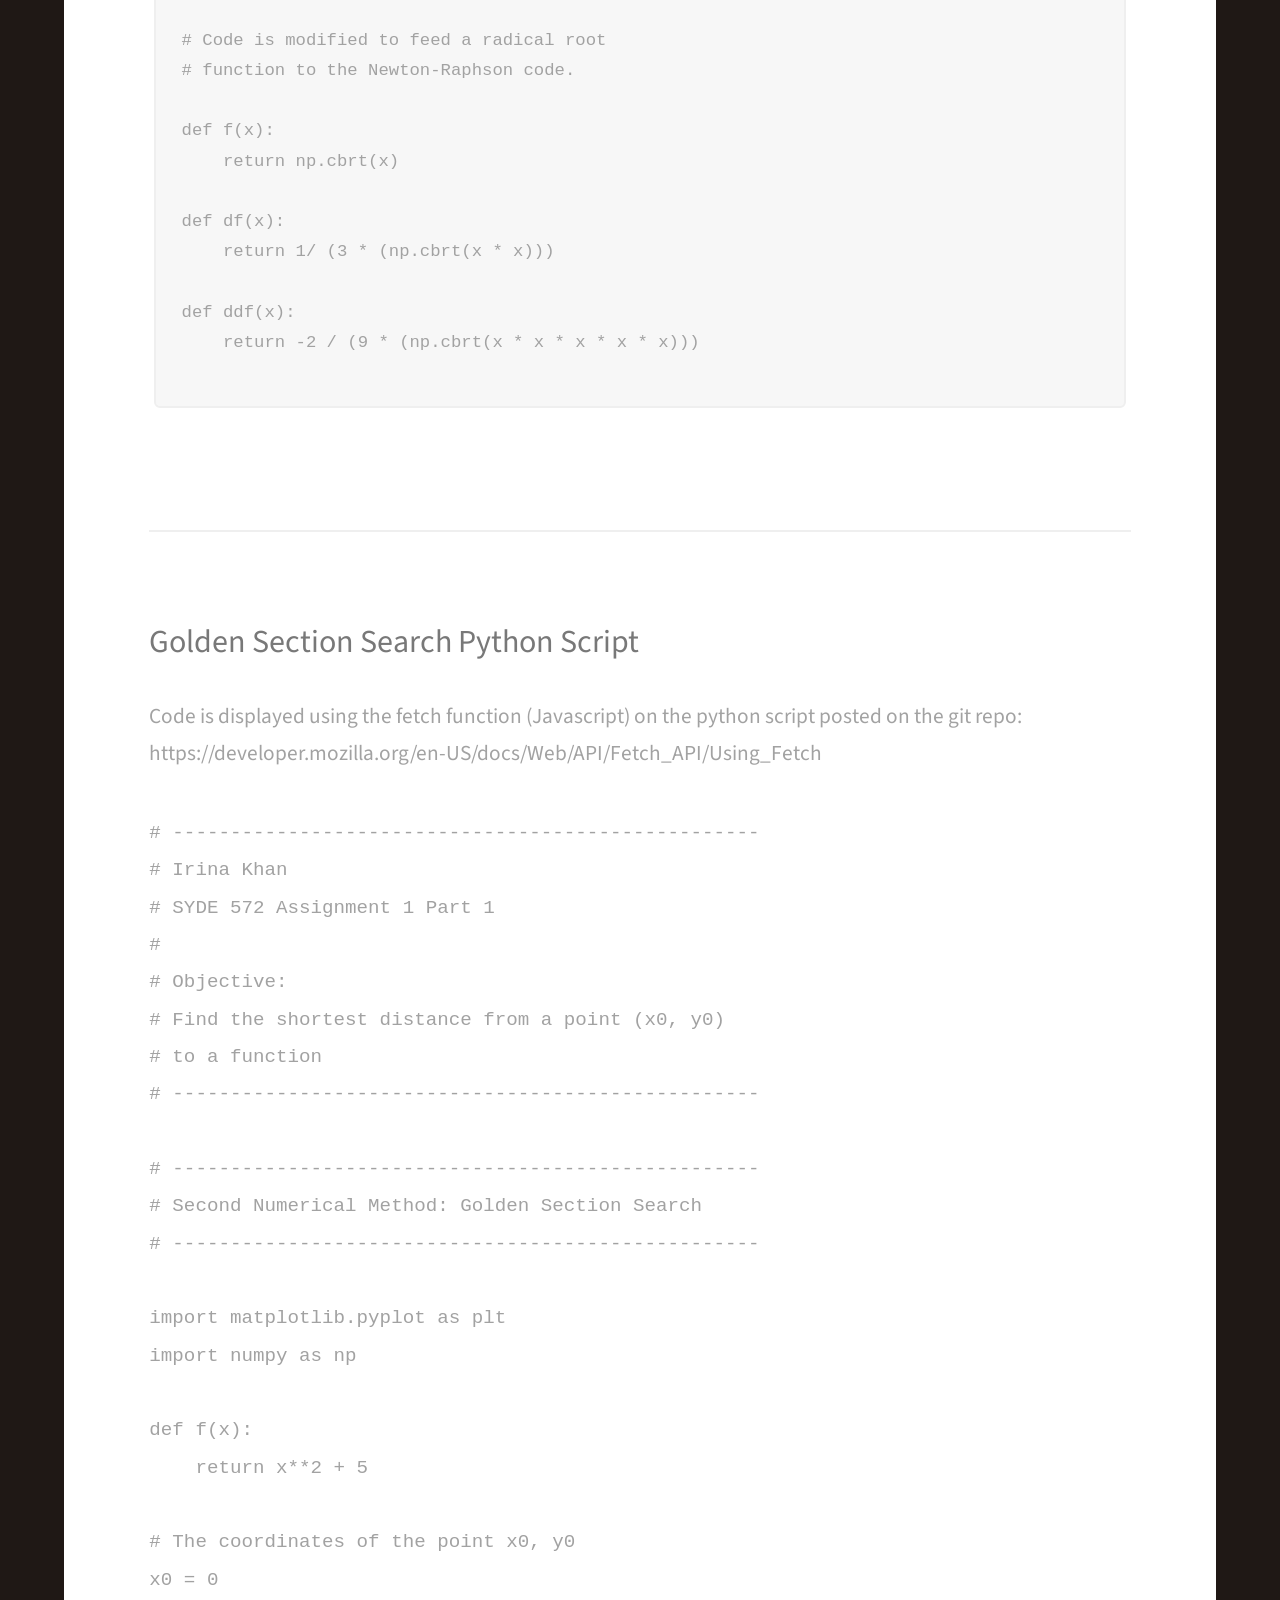
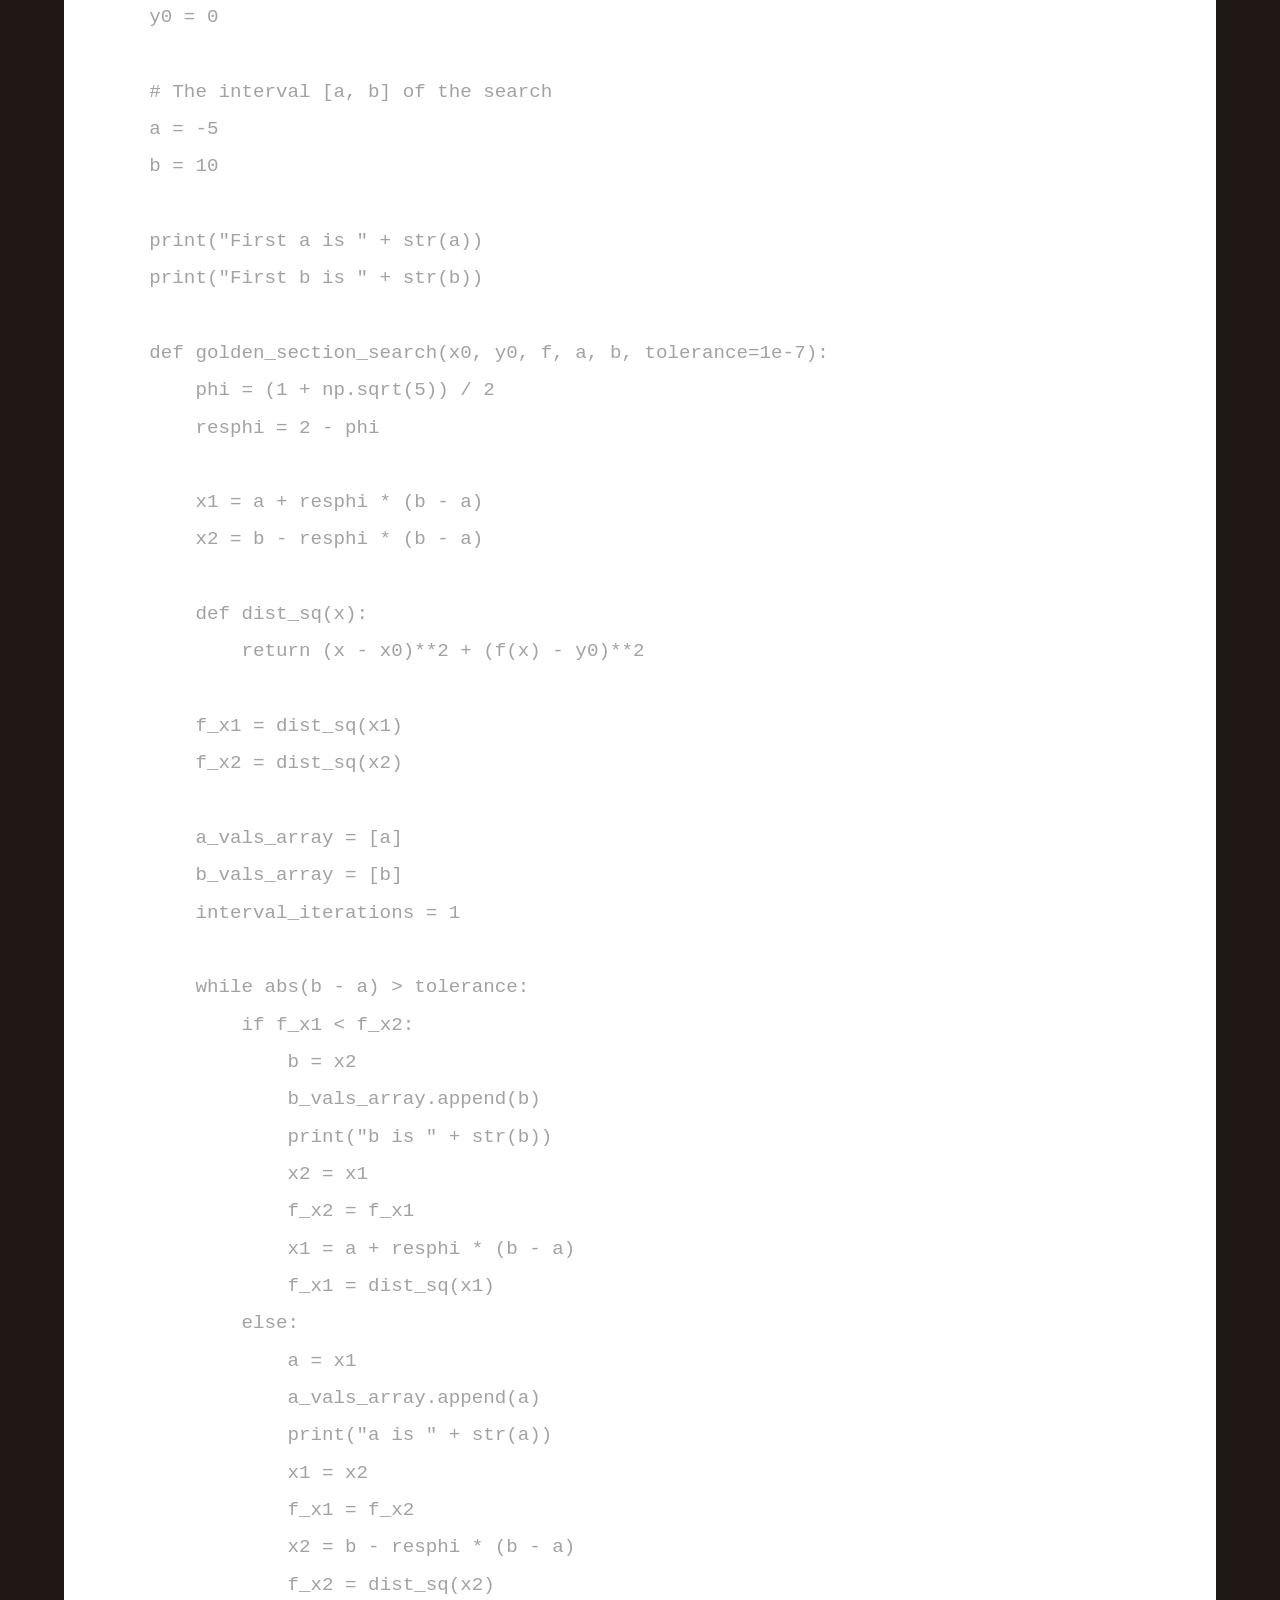
<file: assignment1/assignment1part1code.html>
<!DOCTYPE HTML>
<html>
<head>
    <title>Assignment 1 - Optimization</title>
    <meta charset="utf-8" />
    <meta name="viewport" content="width=device-width, initial-scale=1, user-scalable=no" />

    <link rel="stylesheet" href="../assets/css/assignment.css">
</head>

<body>

    <!-- Header -->
    <header id="header">
        <div class="inner">
            <h1>Assignment 1 Part 1: Code </h1>
            <nav>
                <a href="../index.html">Home</a>
                <a href="../assignment1/assignment1part1report.html">Part 1 Report</a>
                <a href="../assignment1/assignment1part1code.html">Part 1 Python Code</a>
                <a href="../assignment1/assignment1part2report.html">Part 2 Report</a>
                <a href="../assignment1/assignment1part2code.html">Part 2 Python Code</a>
            </nav>
        </div>
        </header>

    <div id="main">
        <section id="overview">
            <h5>By Irina Khan, September 28, 2026</h5>
            <h2> Table of Contents</h2>
            <ul>
                <li> <a href="#python-code-NR">Newton-Raphson Python Code </a></li>
                <ul>
                    <li><a href="#NR-code-modifications">NR Function Modifications</a></li>
                </ul>
                <li> <a href="#python-code-GS">Golden Section Search Python Code </a></li>
                                <ul>
                    <li><a href="#GS-code-modifications">GS Function Modifications</a></li>
                </ul>
            </ul>
        </section>

        <section id="main code">
            <header class="major">
                <h2>Newton-Raphson Python Script</h2>
            </header>

            <p>
                Code is displayed using the fetch function (Javascript) on the python script posted on the git repo: https://developer.mozilla.org/en-US/docs/Web/API/Fetch_API/Using_Fetch 
            </p>

            <pre id="python-code-NR"> </pre>

            <script>
            fetch("A1P1NewtonRaphson.py")
                .then(response => response.text())
                .then(code => {
                    document.getElementById("python-code-NR").textContent = code;
                });
            </script>
        </section>

        <section>
            <header class="major">
                <h2 id="NR-code-modifications">Python Script Modified for a Higher Order Polynomial Function</h2>
            </header>
            <pre> <code>
# Code is modified to feed a fifth-order polynomial 
# function to the Newton-Raphson code.

def f(x):
    return (x**5) -2*x + 2

def df(x):
    return 5*(x**4) - 2

def ddf(x):
    return 20 * (x**3)
            </code> </pre>
        </section>
        
        <section>
            <header class="major">
                <h2>Python Script Modified for Exponential Function</h2>
            </header>
            <pre> <code>
# Code is modified to feed a exponential function 
# to the Newton-Raphson code.

def f(x):
    return (1.2 ** x) + 7 

def df(x):
    return math.log(1.2) * (1.2 ** x)

def ddf(x):
    return (math.log(1.2)**2) * (1.2 ** x)
            </code> </pre>
        </section>

        <section>
            <header class="major">
                <h2>Python Script Modified for Logarithmic Function</h2>
            </header>
            <pre> <code>
# Code is modified to feed a logarithmic function 
# to the Newton-Raphson code.

def f(x):
    return (np.log(x))/(np.log(3)) + 10

def df(x):
    return 1 / (x * (np.log(3)))

def ddf(x):
    return 1 / ((x * x) * (np.log(3)))
            </code> </pre>
        </section>

        <section>
            <header class="major">
                <h2>Python Script Modified for Rational Function</h2>
            </header>
            <pre> <code>
# Code is modified to feed a rational function 
# (where the variable x appears in the 
# denominator) to the Newton-Raphson code.

def f(x):
    return (6/x)

def df(x):
    return -6/ (x * x)

def ddf(x):
    return 12 / ((x * x * x))
            </code> </pre>
        </section>

        <section>
            <header class="major">
                <h2>Python Script Modified for Radical Root Function</h2>
            </header>
            <pre> <code>
# Code is modified to feed a radical root 
# function to the Newton-Raphson code.

def f(x):
    return np.cbrt(x)

def df(x):
    return 1/ (3 * (np.cbrt(x * x)))

def ddf(x):
    return -2 / (9 * (np.cbrt(x * x * x * x * x)))
            </code> </pre>
        </section>

        <section id="main code">
            <header class="major">
                <h2>Golden Section Search Python Script</h2>
            </header>

            <p>
                Code is displayed using the fetch function (Javascript) on the python script posted on the git repo: https://developer.mozilla.org/en-US/docs/Web/API/Fetch_API/Using_Fetch 
            </p>
            <pre id="python-code-GS"> </pre>

            <script>
            fetch("A1P1GoldenSectionSearch.py")
                .then(response => response.text())
                .then(code => {
                    document.getElementById("python-code-GS").textContent = code;
                });
            </script>
        </section>

        <section>
            <header class="major">
                <h2 id="GS-code-modifications">Python Script Modified for a Higher Order Polynomial Function</h2>
            </header>
            <pre> <code>
# Code is modified to feed a fifth-order polynomial 
# function to the Golden Section Search algorithm.

def f(x):
    return (x**5) -2*x + 2
            </code> </pre>
        </section>

        <section>
            <header class="major">
                <h2>Python Script Modified for Exponential Function</h2>
            </header>
            <pre> <code>
# Code is modified to feed a exponential function 
# to the Golden Section Search algorithm.

def f(x):
    return (1.2 ** x) + 7 
            </code> </pre>
        </section>   
    
        <section>
            <header class="major">
                <h2>Python Script Modified for Logarithm Function</h2>
            </header>
            <pre> <code>
# Code is modified to feed a exponential function 
# to the Golden Section Search algorithm.

def f(x):
    return (np.log(x))/(np.log(3)) + 10
            </code> </pre>
        </section>    

        <section>
            <header class="major">
                <h2>Python Script Modified for Rational Function</h2>
            </header>
            <pre> <code>
# Code is modified to feed a rational function 
# (where the variable x appears in the denominator) 
# to the Golden Section Search algorithm.

def f(x):
    return (6/x)
            </code> </pre>
        </section>  

        <section>
            <header class="major">
                <h2>Python Script Modified for Radical Root Function</h2>
            </header>
            <pre> <code>
# Code is modified to feed a radical root 
# function to the Golden Section Search code.

def f(x):
    return np.cbrt(x)
            </code> </pre>
        </section>
</file>
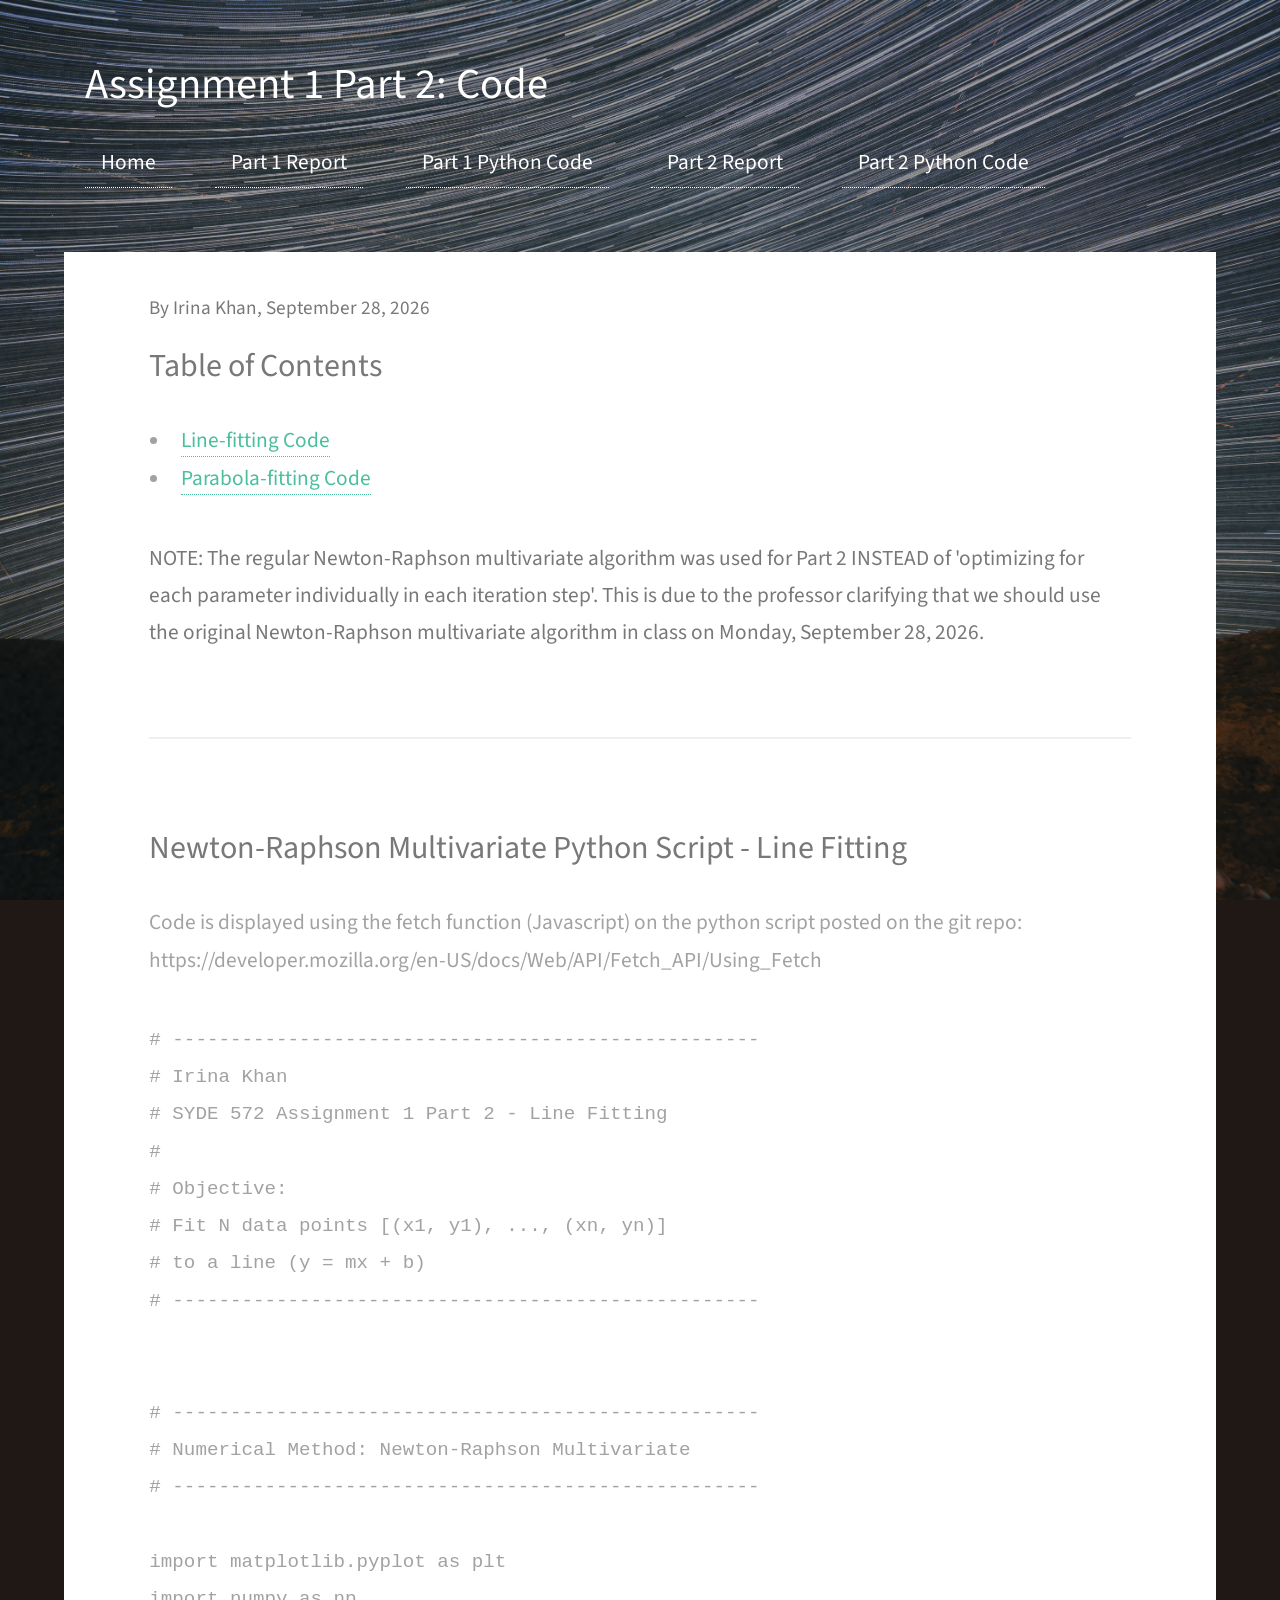
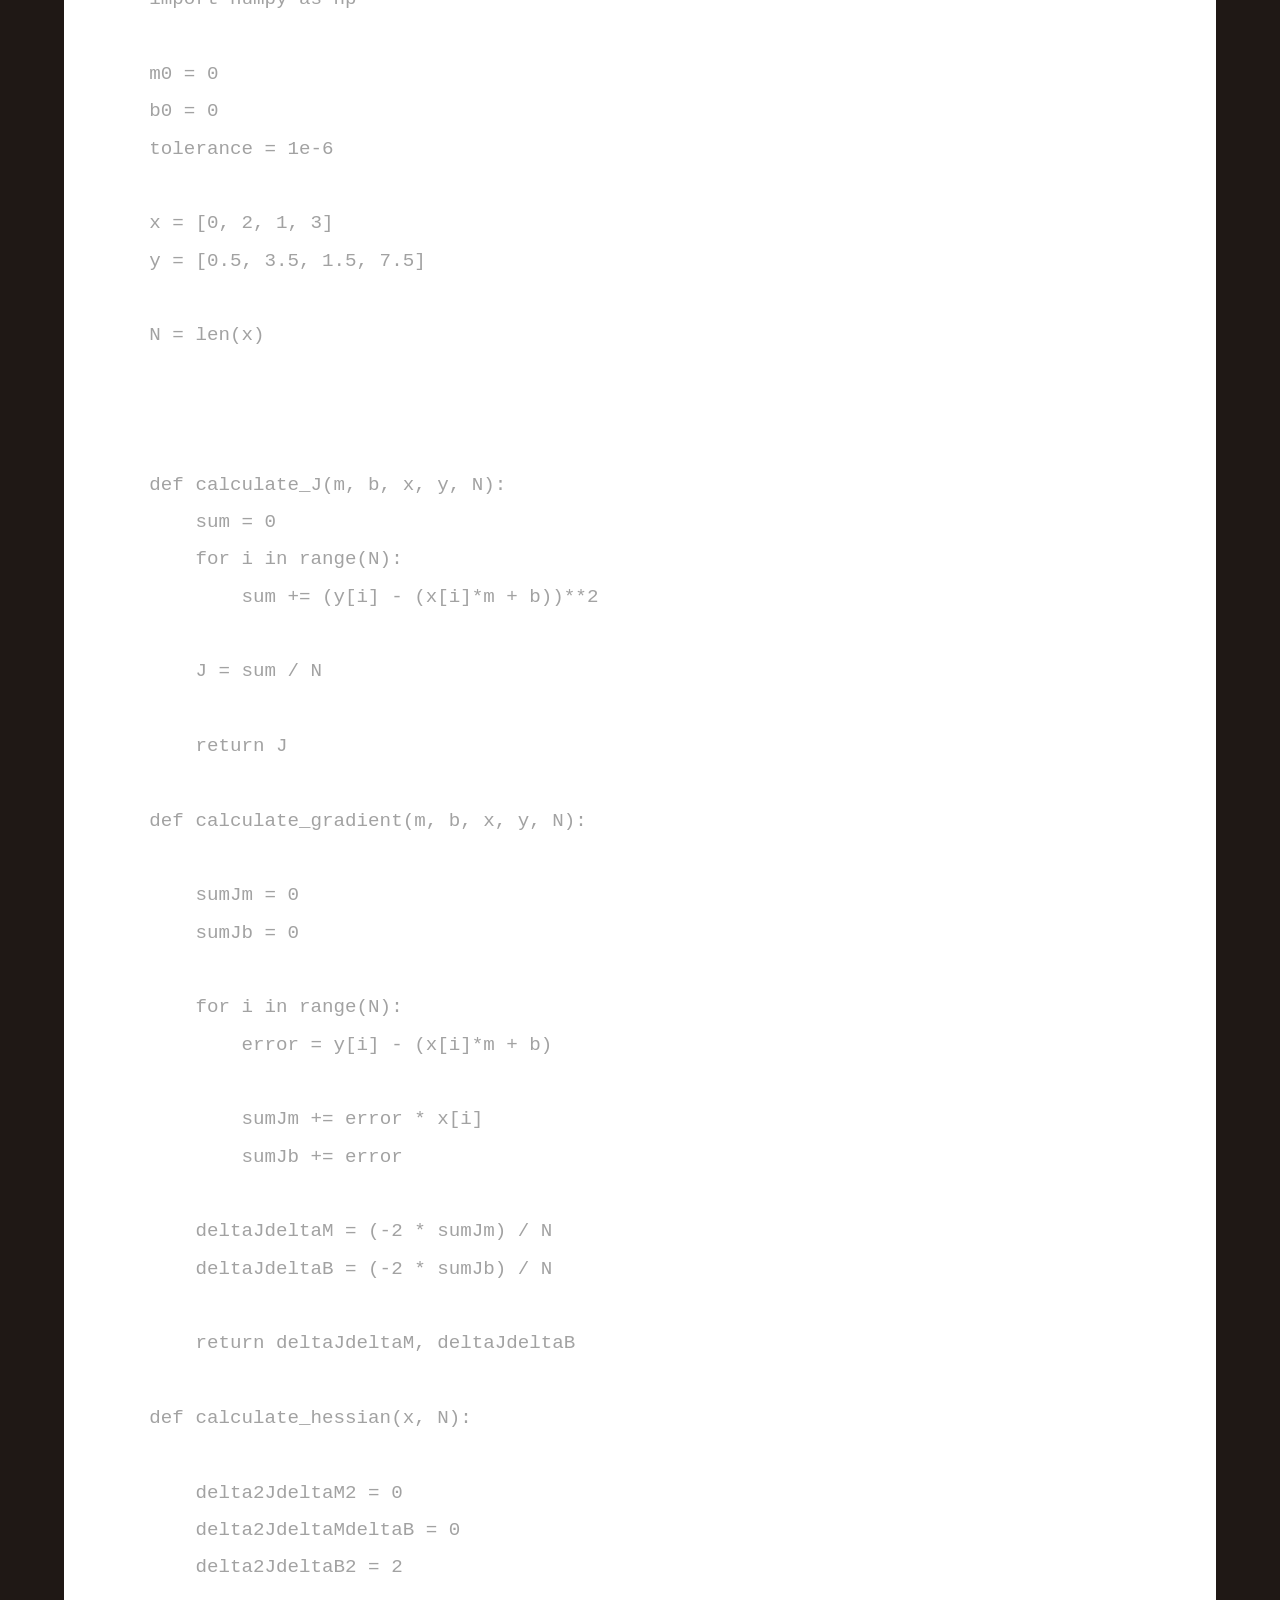
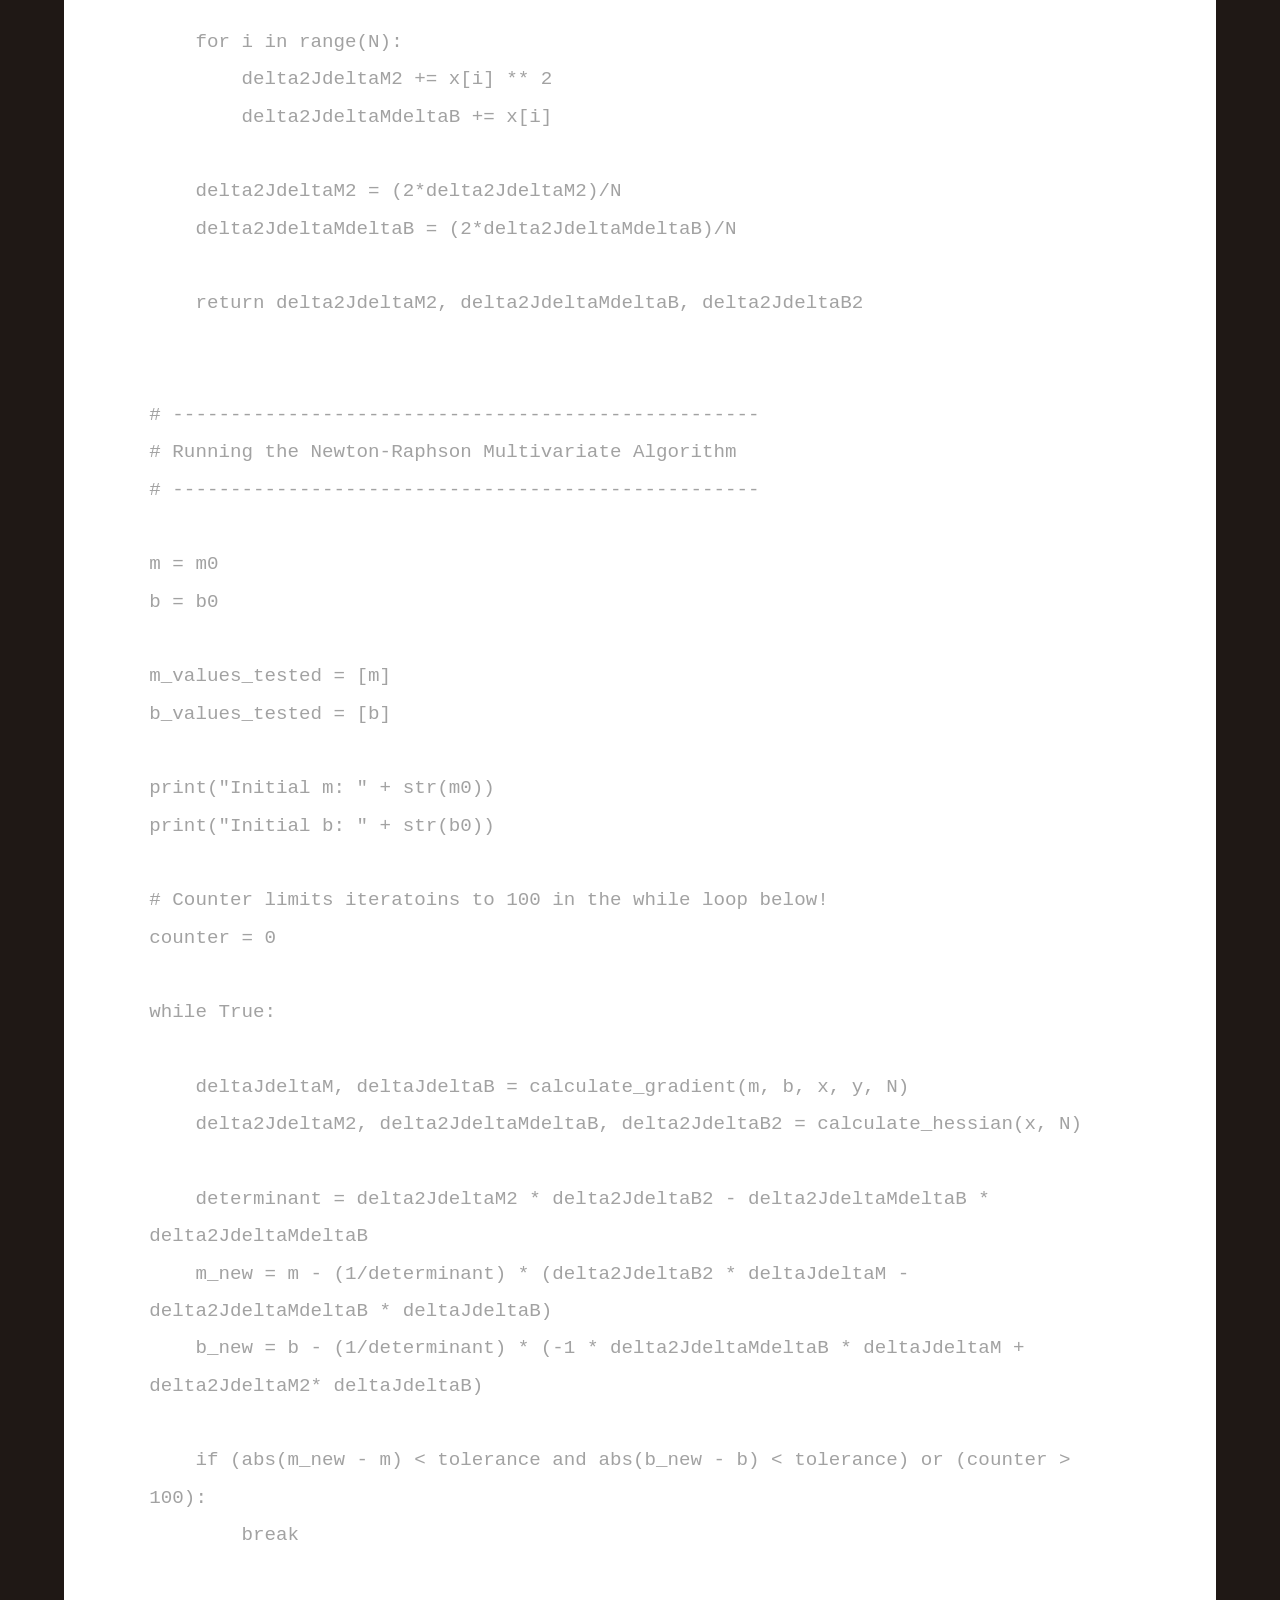
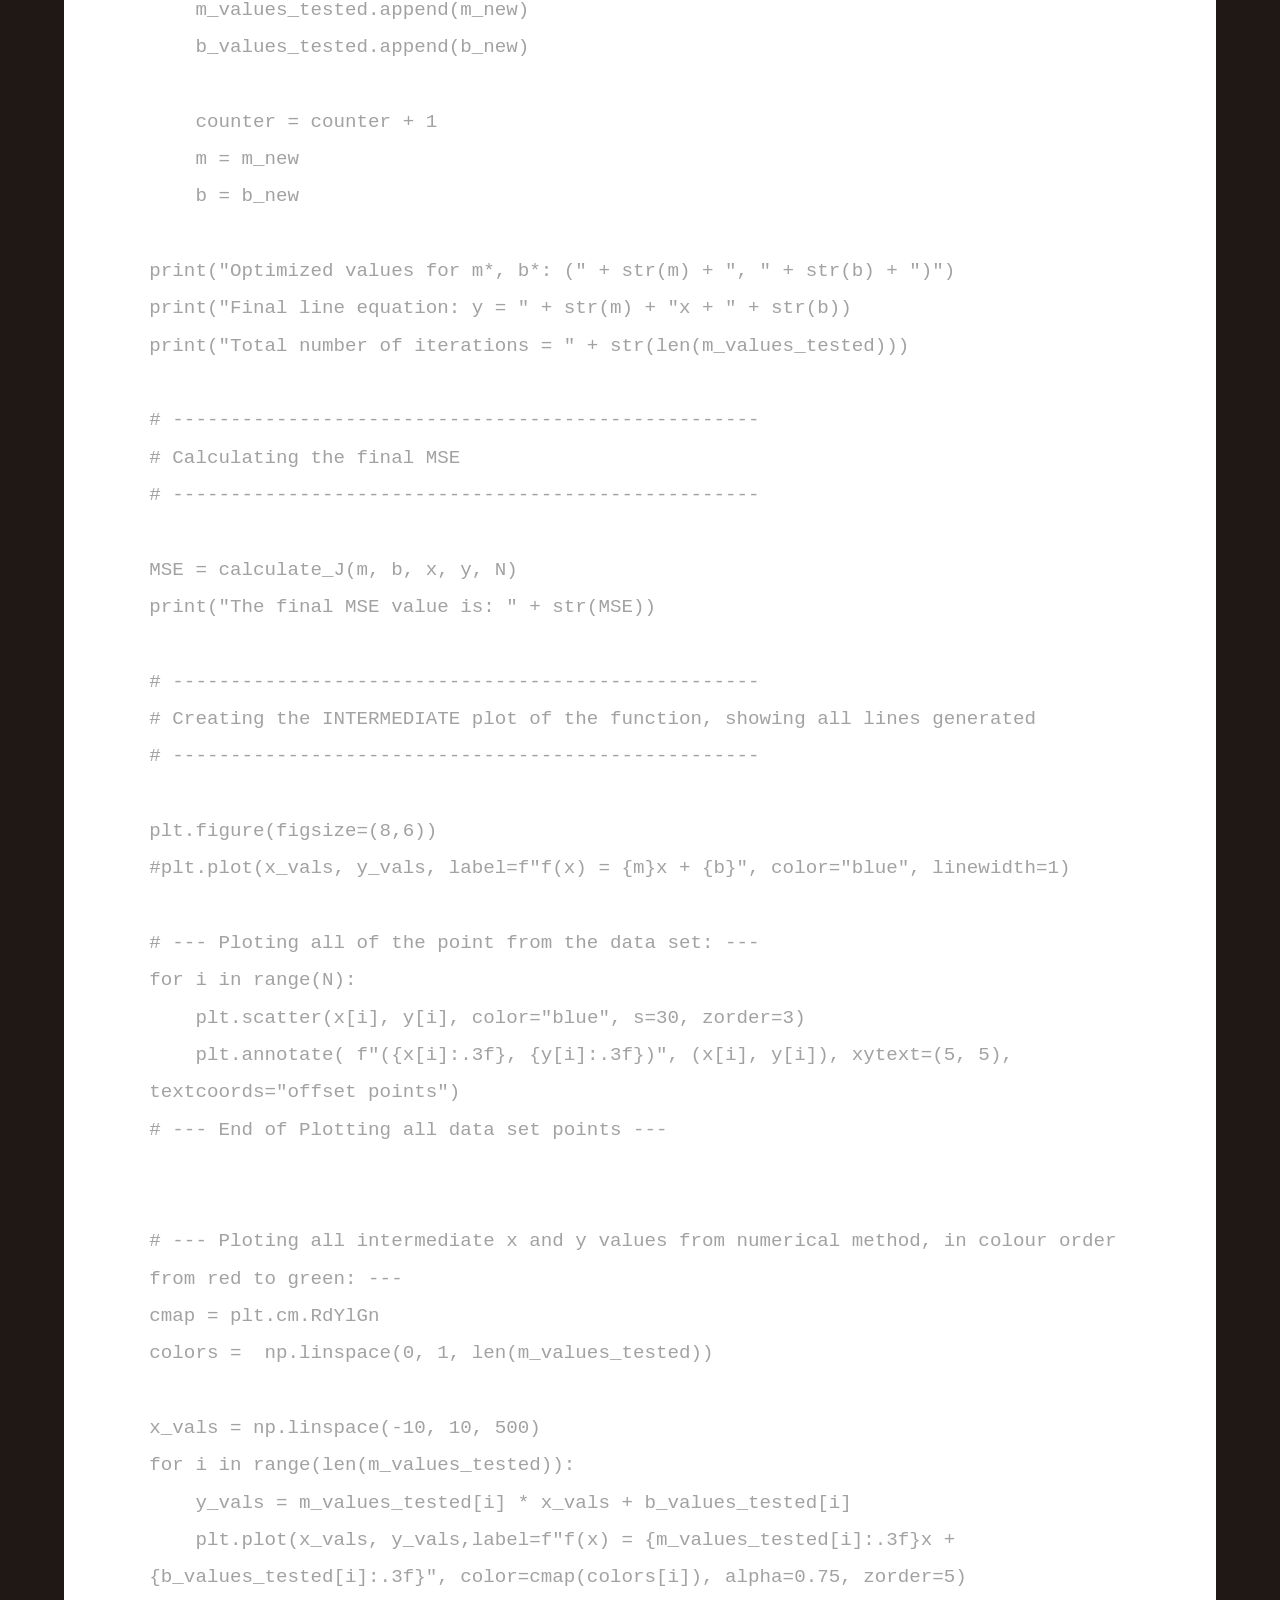
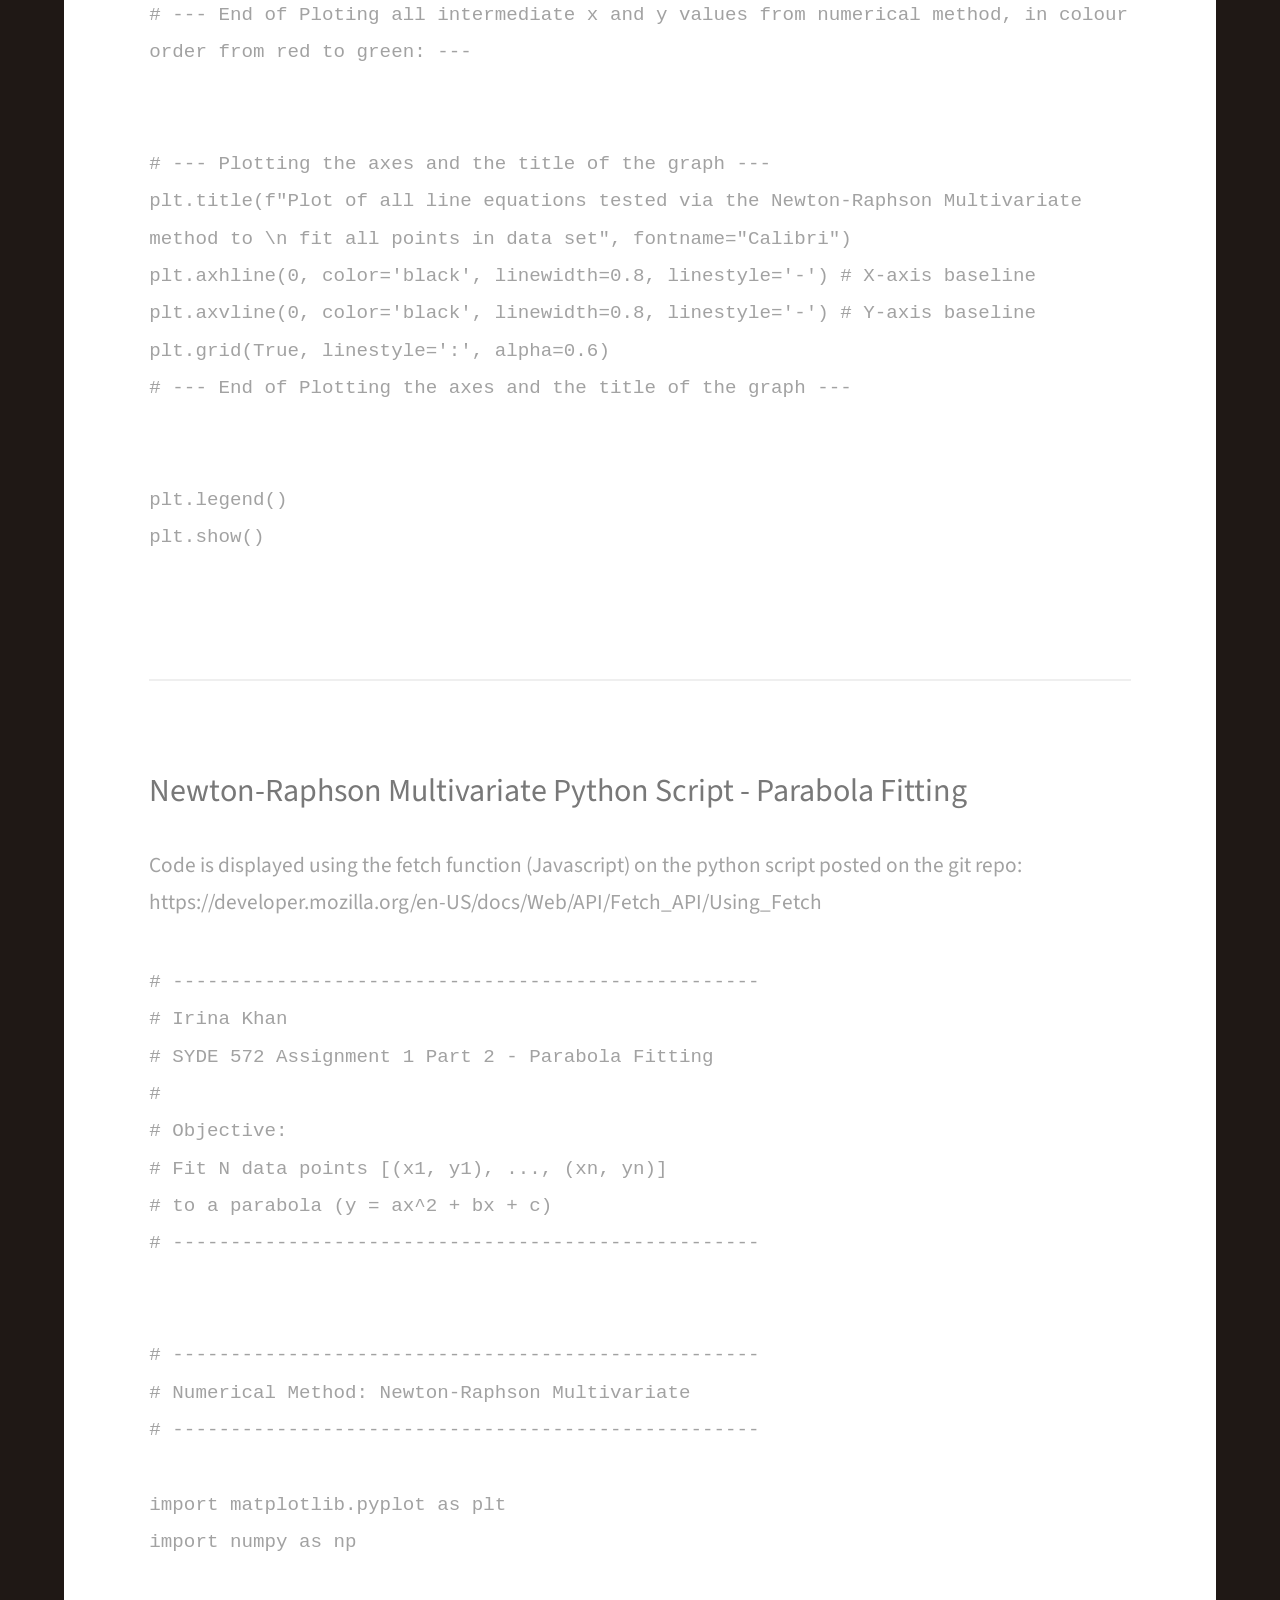
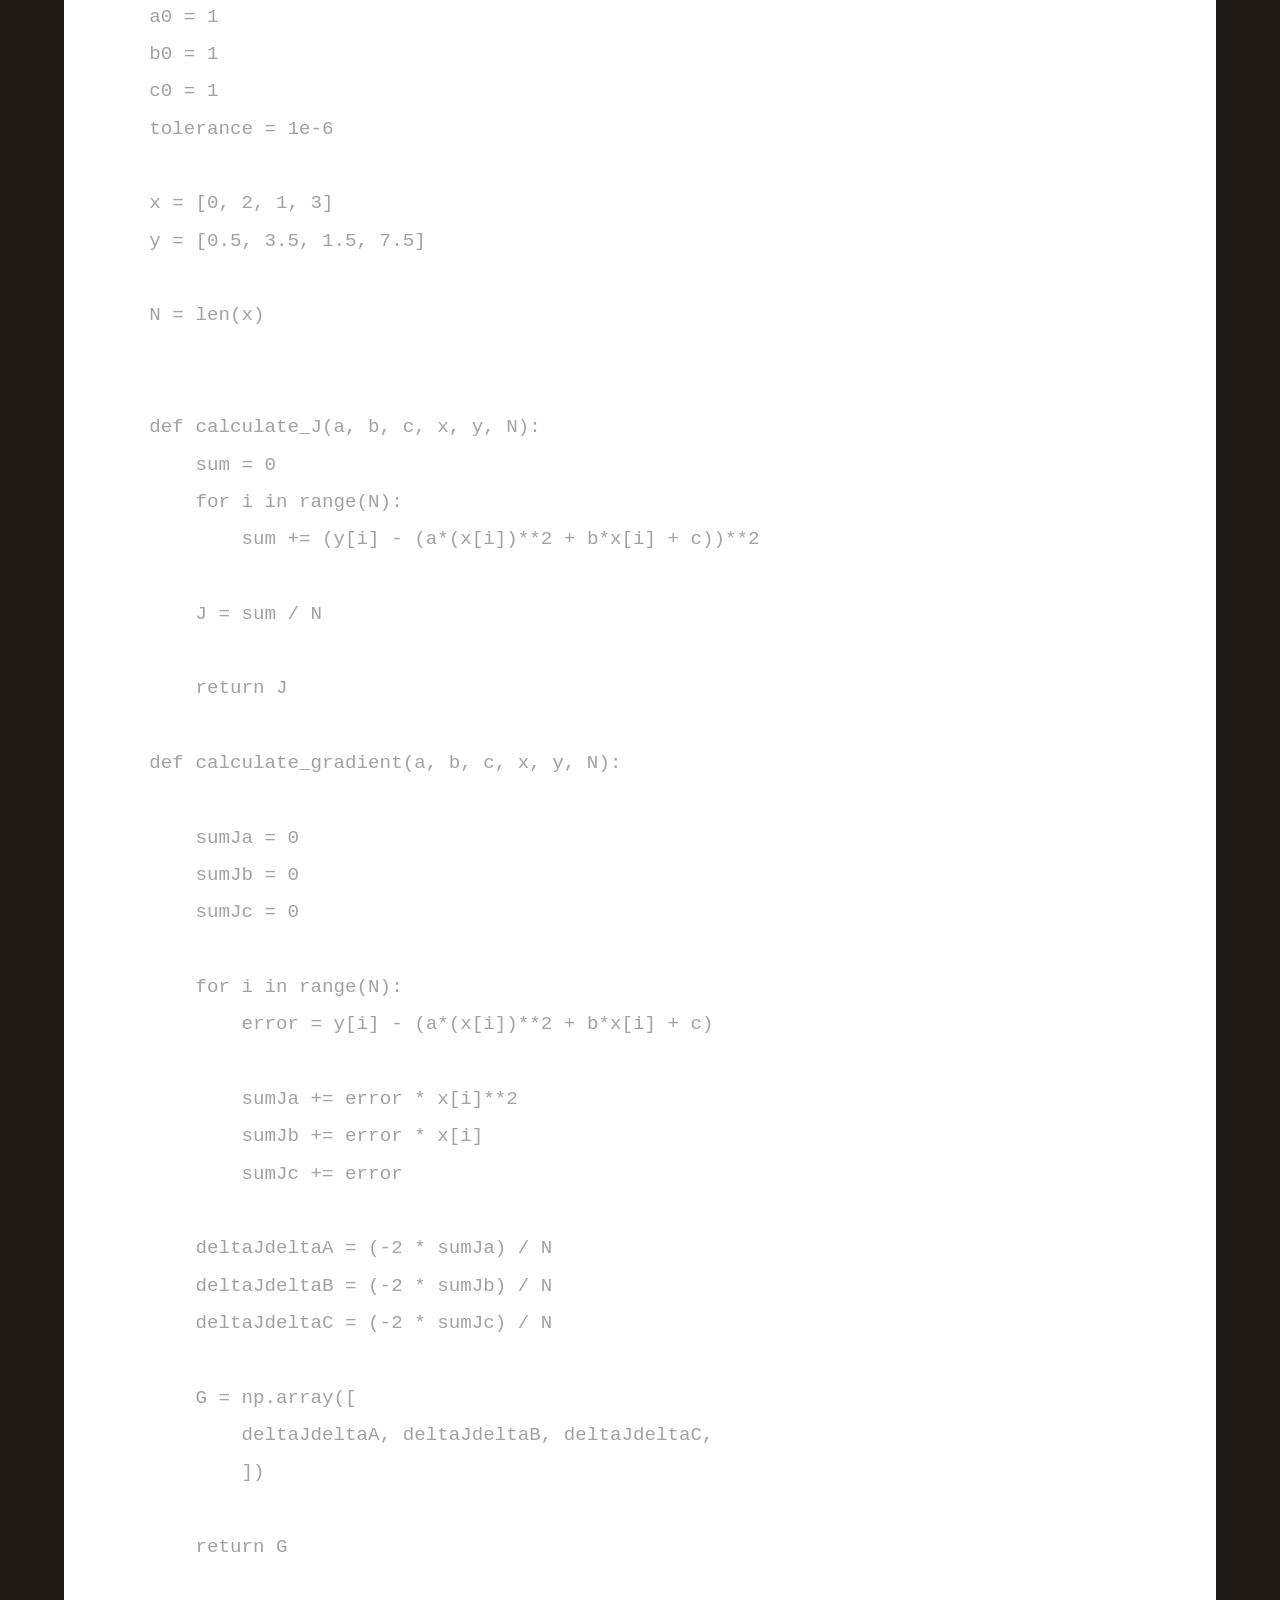
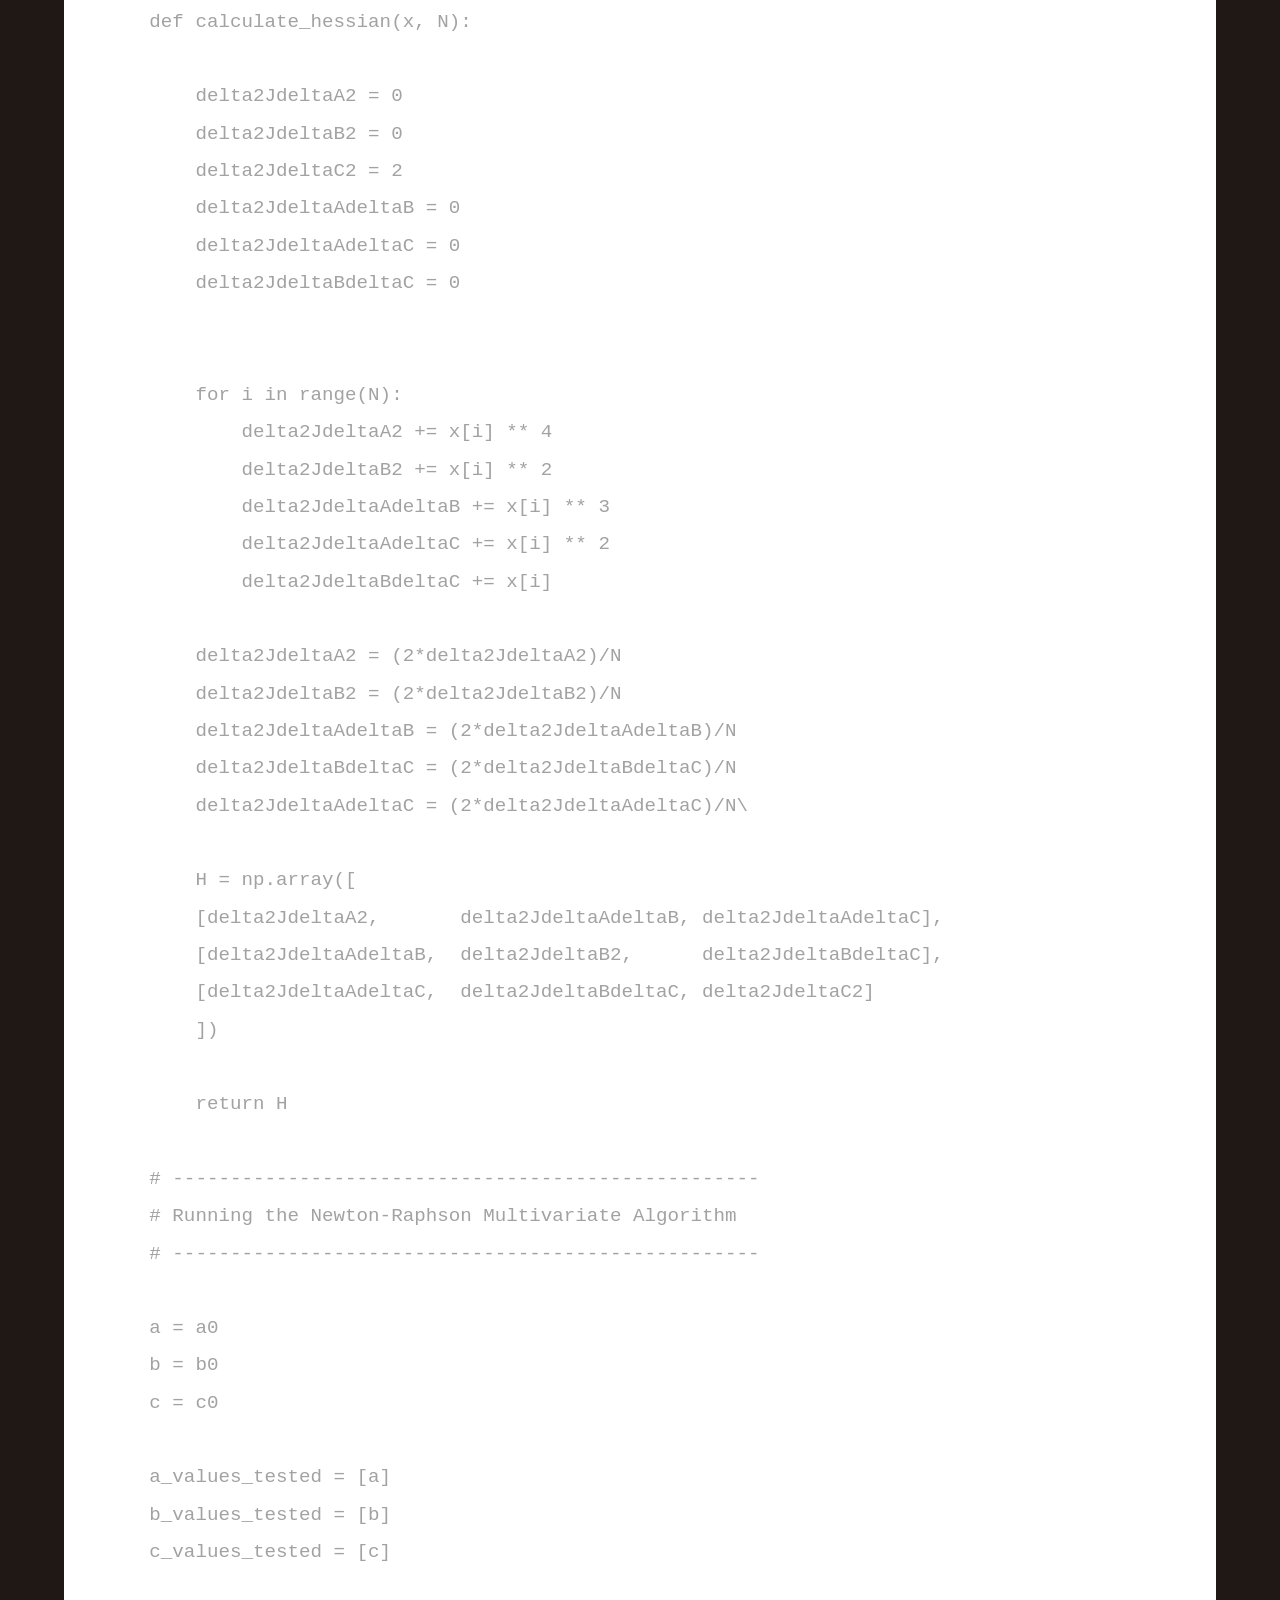
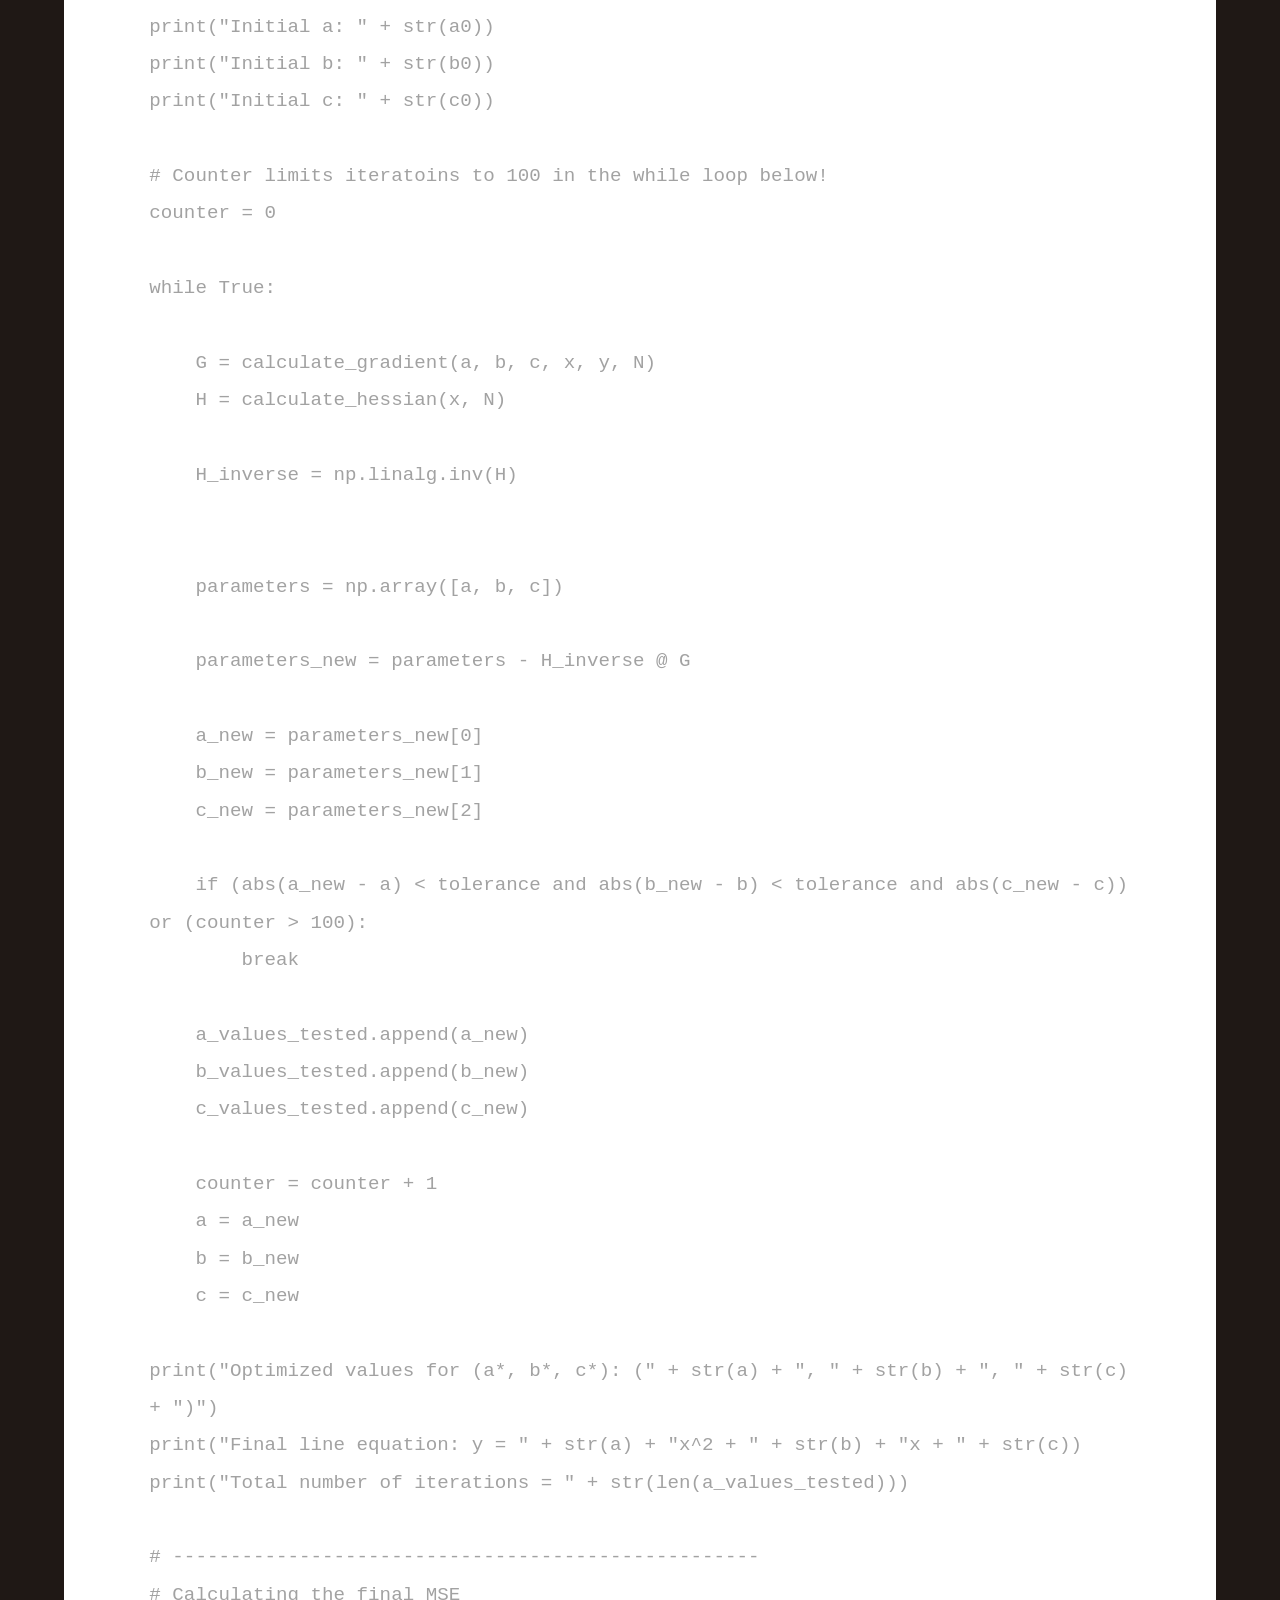
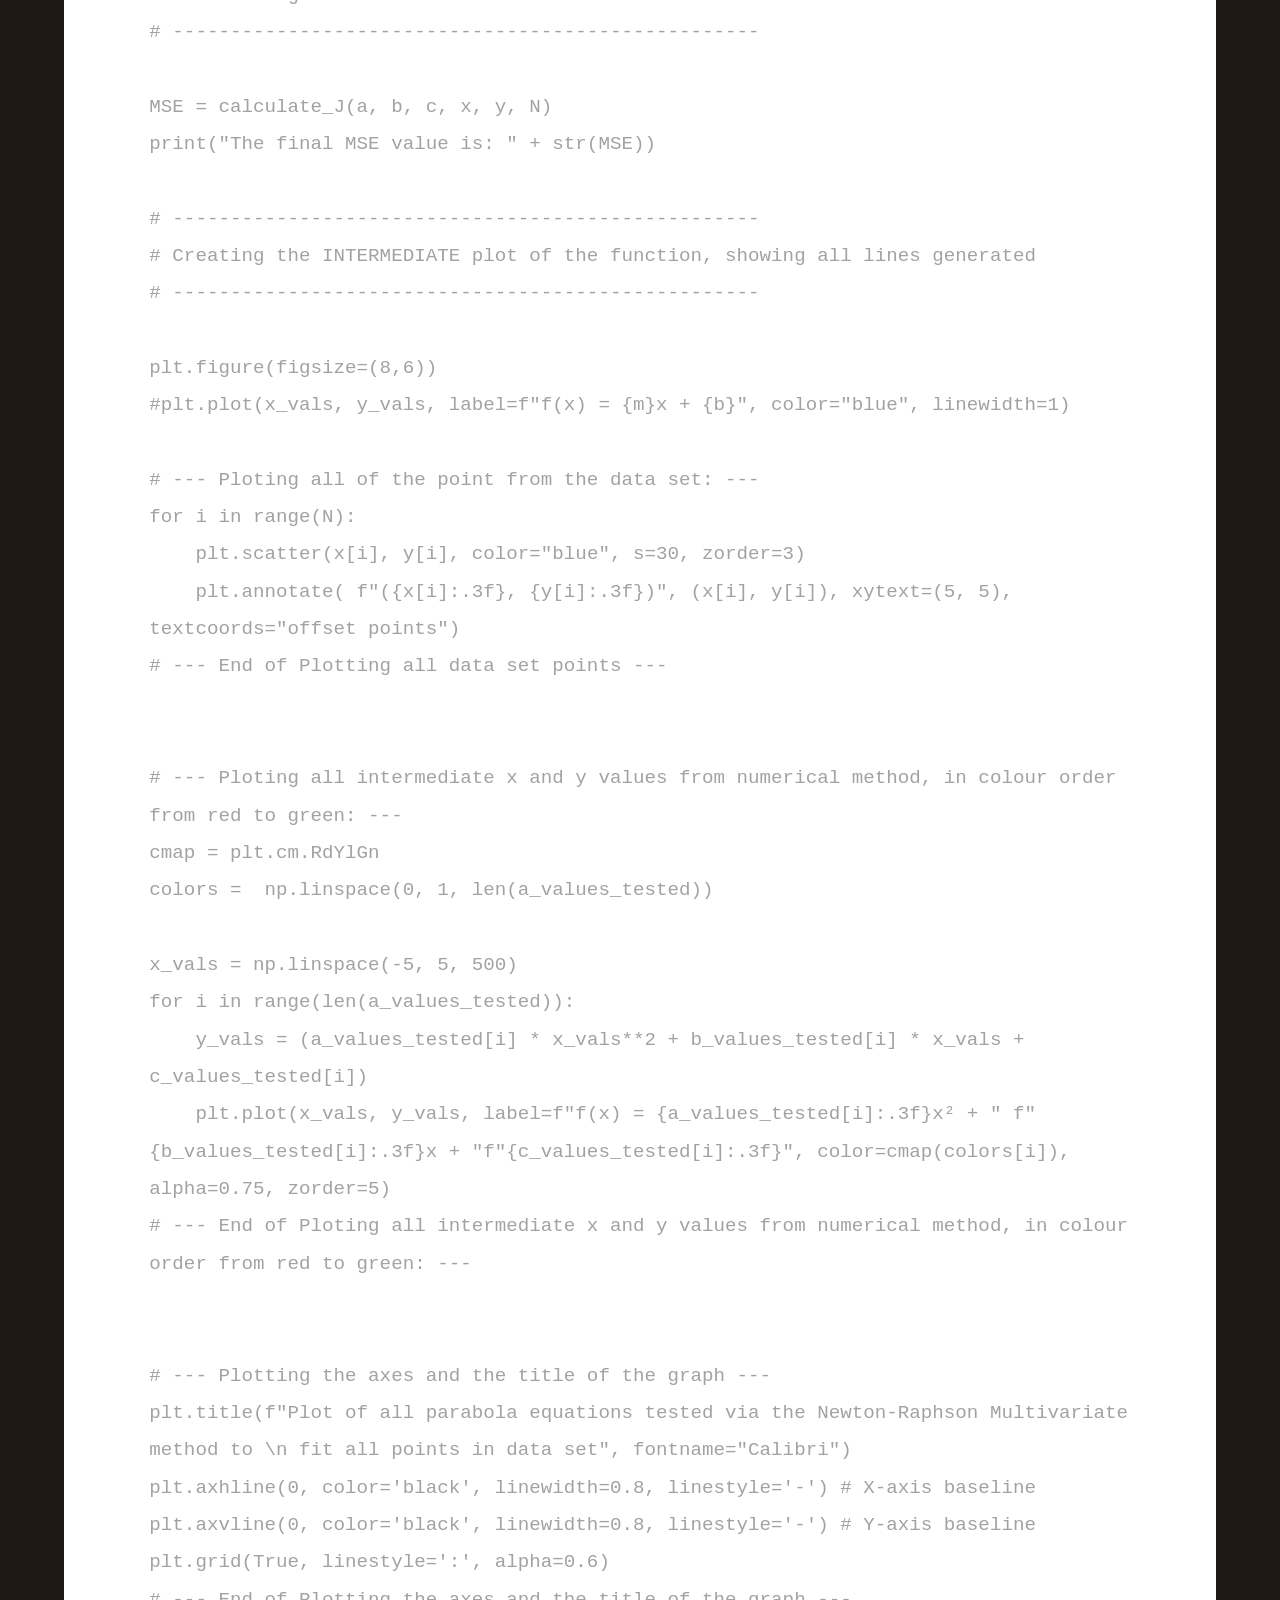
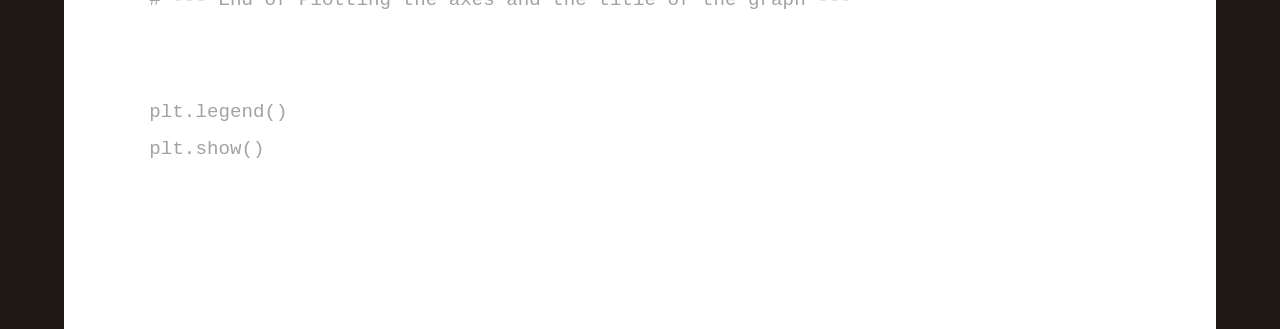
<file: assignment1/assignment1part2code.html>
<!DOCTYPE HTML>
<html>
<head>
    <title>Assignment 1 - Optimization</title>
    <meta charset="utf-8" />
    <meta name="viewport" content="width=device-width, initial-scale=1, user-scalable=no" />

    <link rel="stylesheet" href="../assets/css/assignment.css">
</head>

<body>

    <!-- Header -->
    <header id="header">
        <div class="inner">
            <h1>Assignment 1 Part 2: Code </h1>
            <nav>
                <a href="../index.html">Home</a>
                <a href="../assignment1/assignment1part1report.html">Part 1 Report</a>
                <a href="../assignment1/assignment1part1code.html">Part 1 Python Code</a>
                <a href="../assignment1/assignment1part2report.html">Part 2 Report</a>
                <a href="../assignment1/assignment1part2code.html">Part 2 Python Code</a>
            </nav>
        </div>
        </header>

    <div id="main">
        <section id="overview">
            <h5>By Irina Khan, September 28, 2026</h5>
            <h2> Table of Contents</h2>
            <ul>
                <li> <a href="#python-code-line-fitting">Line-fitting Code </a></li>
                <li> <a href="#python-code-parabola-fitting">Parabola-fitting Code </a></li>
            </ul>
            <p>
                <strong>NOTE: The regular Newton-Raphson multivariate algorithm was used for Part 2 INSTEAD of 'optimizing for each parameter
                individually in each iteration step'. This is due to the professor clarifying that we should use the original Newton-Raphson multivariate 
                algorithm in class on Monday, September 28, 2026. </strong>
            </p>
        </section>
        
        <section id="main code">
            <header class="major">
                <h2>Newton-Raphson Multivariate Python Script - Line Fitting</h2>
            </header>

            <p>
                Code is displayed using the fetch function (Javascript) on the python script posted on the git repo: https://developer.mozilla.org/en-US/docs/Web/API/Fetch_API/Using_Fetch 
            </p>

            <pre id="python-code-line-fitting"> </pre>

            <script>
            fetch("A1P2NewtonRaphsonMVLine.py")
                .then(response => response.text())
                .then(code => {
                    document.getElementById("python-code-line-fitting").textContent = code;
                });
            </script>
        </section>
    
        <section id="main code">
            <header class="major">
                <h2>Newton-Raphson Multivariate Python Script - Parabola Fitting</h2>
            </header>

            <p>
                Code is displayed using the fetch function (Javascript) on the python script posted on the git repo: https://developer.mozilla.org/en-US/docs/Web/API/Fetch_API/Using_Fetch 
            </p>

            <pre id="python-code-parabola-fitting"> </pre>

            <script>
            fetch("A1P2NewtonRaphsonMVParabola.py")
                .then(response => response.text())
                .then(code => {
                    document.getElementById("python-code-parabola-fitting").textContent = code;
                });
            </script>
        </section>
</file>
<file: assets/css/main.css>
@import url("fontawesome-all.min.css");
@import url("https://fonts.googleapis.com/css?family=Source+Sans+Pro:400,400italic");

/*
	Strata by HTML5 UP
	html5up.net | @ajlkn
	Free for personal and commercial use under the CCA 3.0 license (html5up.net/license)
*/

html, body, div, span, applet, object,
iframe, h1, h2, h3, h4, h5, h6, p, blockquote,
pre, a, abbr, acronym, address, big, cite,
code, del, dfn, em, img, ins, kbd, q, s, samp,
small, strike, strong, sub, sup, tt, var, b,
u, i, center, dl, dt, dd, ol, ul, li, fieldset,
form, label, legend, table, caption, tbody,
tfoot, thead, tr, th, td, article, aside,
canvas, details, embed, figure, figcaption,
footer, header, hgroup, menu, nav, output, ruby,
section, summary, time, mark, audio, video {
	margin: 0;
	padding: 0;
	border: 0;
	font-size: 100%;
	font: inherit;
	vertical-align: baseline;}

article, aside, details, figcaption, figure,
footer, header, hgroup, menu, nav, section {
	display: block;}

body {
	line-height: 1;
}

ol, ul {
	list-style: none;
}

blockquote, q {
	quotes: none;
}

	blockquote:before, blockquote:after, q:before, q:after {
		content: '';
		content: none;
	}

table {
	border-collapse: collapse;
	border-spacing: 0;
}

body {
	-webkit-text-size-adjust: none;
}

mark {
	background-color: transparent;
	color: inherit;
}

input::-moz-focus-inner {
	border: 0;
	padding: 0;
}

input, select, textarea {
	-moz-appearance: none;
	-webkit-appearance: none;
	-ms-appearance: none;
	appearance: none;
}

/* Basic */

	html {
		box-sizing: border-box;
	}

	*, *:before, *:after {
		box-sizing: inherit;
	}

	body {
		background: #fff;
	}

		body.is-preload *, body.is-preload *:before, body.is-preload *:after {
			-moz-animation: none !important;
			-webkit-animation: none !important;
			-ms-animation: none !important;
			animation: none !important;
			-moz-transition: none !important;
			-webkit-transition: none !important;
			-ms-transition: none !important;
			transition: none !important;
		}

	body, input, select, textarea {
		color: #a2a2a2;
		font-family: "Source Sans Pro", Helvetica, sans-serif;
		font-size: 16pt;
		font-weight: 400;
		line-height: 1.75em;
	}

	a {
		-moz-transition: color 0.2s ease-in-out, border-color 0.2s ease-in-out;
		-webkit-transition: color 0.2s ease-in-out, border-color 0.2s ease-in-out;
		-ms-transition: color 0.2s ease-in-out, border-color 0.2s ease-in-out;
		transition: color 0.2s ease-in-out, border-color 0.2s ease-in-out;
		border-bottom: dotted 1px;
		color: #49bf9d;
		text-decoration: none;
	}

		a:hover {
			border-bottom-color: transparent;
			color: #49bf9d !important;
			text-decoration: none;
		}

	strong, b {
		color: #787878;
		font-weight: 400;
	}

	em, i {
		font-style: italic;
	}

	p {
		margin: 0 0 2em 0;
	}

	h1, h2, h3, h4, h5, h6 {
		color: #787878;
		font-weight: 400;
		line-height: 1em;
		margin: 0 0 1em 0;
	}

		h1 a, h2 a, h3 a, h4 a, h5 a, h6 a {
			color: inherit;
			text-decoration: none;
		}

	h1 {
		font-size: 2em;
		line-height: 1.5em;
	}

	h2 {
		font-size: 1.5em;
		line-height: 1.5em;
	}

	h3 {
		font-size: 1.25em;
		line-height: 1.5em;
	}

	h4 {
		font-size: 1.1em;
		line-height: 1.5em;
	}

	h5 {
		font-size: 0.9em;
		line-height: 1.5em;
	}

	h6 {
		font-size: 0.7em;
		line-height: 1.5em;
	}

	sub {
		font-size: 0.8em;
		position: relative;
		top: 0.5em;
	}

	sup {
		font-size: 0.8em;
		position: relative;
		top: -0.5em;
	}

	hr {
		border: 0;
		border-bottom: solid 2px #efefef;
		margin: 2em 0;
	}

		hr.major {
			margin: 3em 0;
		}

	blockquote {
		border-left: solid 6px #efefef;
		font-style: italic;
		margin: 0 0 2em 0;
		padding: 0.5em 0 0.5em 1.5em;
	}

	code {
		background: #f7f7f7;
		border-radius: 0.35em;
		border: solid 2px #efefef;
		font-family: "Courier New", monospace;
		font-size: 0.9em;
		margin: 0 0.25em;
		padding: 0.25em 0.65em;
	}

	pre {
		-webkit-overflow-scrolling: touch;
		font-family: "Courier New", monospace;
		font-size: 0.9em;
		margin: 0 0 2em 0;
	}

		pre code {
			display: block;
			line-height: 1.75em;
			padding: 1em 1.5em;
			overflow-x: auto;
		}

	.align-left {
		text-align: left;
	}

	.align-center {
		text-align: center;
	}

	.align-right {
		text-align: right;
	}

/* Container */

	.container {
		margin: 0 auto;
		max-width: calc(100% - 4em);
		width: 100%;
	}

		.container.xsmall {
			width: 25%;
		}

		.container.small {
			width: 50%;
		}

		.container.medium {
			width: 75%;
		}

		.container.large {
			width: 125%;
		}

		.container.xlarge {
			width: 150%;
		}

		.container.max {
			width: 100%;
		}

		@media screen and (max-width: 980px) {

			.container {
				width: 100% !important;
				max-width: 100% !important;
			}

		}

		@media screen and (max-width: 480px) {

			.container {
				max-width: calc(100% - 3em);
			}

		}

/* Row */

	.row {
		display: flex;
		flex-wrap: wrap;
		box-sizing: border-box;
		align-items: stretch;
	}

		.row > * {
			box-sizing: border-box;
		}

		.row.gtr-uniform > * > :last-child {
			margin-bottom: 0;
		}

		.row.aln-left {
			justify-content: flex-start;
		}

		.row.aln-center {
			justify-content: center;
		}

		.row.aln-right {
			justify-content: flex-end;
		}

		.row.aln-top {
			align-items: flex-start;
		}

		.row.aln-middle {
			align-items: center;
		}

		.row.aln-bottom {
			align-items: flex-end;
		}

		.row > .imp {
			order: -1;
		}

		.row > .col-1 {
			width: 8.33333%;
		}

		.row > .off-1 {
			margin-left: 8.33333%;
		}

		.row > .col-2 {
			width: 16.66667%;
		}

		.row > .off-2 {
			margin-left: 16.66667%;
		}

		.row > .col-3 {
			width: 25%;
		}

		.row > .off-3 {
			margin-left: 25%;
		}

		.row > .col-4 {
			width: 33.33333%;
		}

		.row > .off-4 {
			margin-left: 33.33333%;
		}

		.row > .col-5 {
			width: 41.66667%;
		}

		.row > .off-5 {
			margin-left: 41.66667%;
		}

		.row > .col-6 {
			width: 50%;
		}

		.row > .off-6 {
			margin-left: 50%;
		}

		.row > .col-7 {
			width: 58.33333%;
		}

		.row > .off-7 {
			margin-left: 58.33333%;
		}

		.row > .col-8 {
			width: 66.66667%;
		}

		.row > .off-8 {
			margin-left: 66.66667%;
		}

		.row > .col-9 {
			width: 75%;
		}

		.row > .off-9 {
			margin-left: 75%;
		}

		.row > .col-10 {
			width: 83.33333%;
		}

		.row > .off-10 {
			margin-left: 83.33333%;
		}

		.row > .col-11 {
			width: 91.66667%;
		}

		.row > .off-11 {
			margin-left: 91.66667%;
		}

		.row > .col-12 {
			width: 100%;
		}

		.row > .off-12 {
			margin-left: 100%;
		}

		.row.gtr-0 {
			margin-top: 0;
			margin-left: 0em;
		}

			.row.gtr-0 > * {
				padding: 0 0 0 0em;
			}

			.row.gtr-0.gtr-uniform {
				margin-top: 0em;
			}

				.row.gtr-0.gtr-uniform > * {
					padding-top: 0em;
				}

		.row.gtr-25 {
			margin-top: 0;
			margin-left: -0.625em;
		}

			.row.gtr-25 > * {
				padding: 0 0 0 0.625em;
			}

			.row.gtr-25.gtr-uniform {
				margin-top: -0.625em;
			}

				.row.gtr-25.gtr-uniform > * {
					padding-top: 0.625em;
				}

		.row.gtr-50 {
			margin-top: 0;
			margin-left: -1.25em;
		}

			.row.gtr-50 > * {
				padding: 0 0 0 1.25em;
			}

			.row.gtr-50.gtr-uniform {
				margin-top: -1.25em;
			}

				.row.gtr-50.gtr-uniform > * {
					padding-top: 1.25em;
				}

		.row {
			margin-top: 0;
			margin-left: -2.5em;
		}

			.row > * {
				padding: 0 0 0 2.5em;
			}

			.row.gtr-uniform {
				margin-top: -2.5em;
			}

				.row.gtr-uniform > * {
					padding-top: 2.5em;
				}

		.row.gtr-150 {
			margin-top: 0;
			margin-left: -3.75em;
		}

			.row.gtr-150 > * {
				padding: 0 0 0 3.75em;
			}

			.row.gtr-150.gtr-uniform {
				margin-top: -3.75em;
			}

				.row.gtr-150.gtr-uniform > * {
					padding-top: 3.75em;
				}

		.row.gtr-200 {
			margin-top: 0;
			margin-left: -5em;
		}

			.row.gtr-200 > * {
				padding: 0 0 0 5em;
			}

			.row.gtr-200.gtr-uniform {
				margin-top: -5em;
			}

				.row.gtr-200.gtr-uniform > * {
					padding-top: 5em;
				}

		@media screen and (max-width: 1800px) {

			.row {
				display: flex;
				flex-wrap: wrap;
				box-sizing: border-box;
				align-items: stretch;
			}

				.row > * {
					box-sizing: border-box;
				}

				.row.gtr-uniform > * > :last-child {
					margin-bottom: 0;
				}

				.row.aln-left {
					justify-content: flex-start;
				}

				.row.aln-center {
					justify-content: center;
				}

				.row.aln-right {
					justify-content: flex-end;
				}

				.row.aln-top {
					align-items: flex-start;
				}

				.row.aln-middle {
					align-items: center;
				}

				.row.aln-bottom {
					align-items: flex-end;
				}

				.row > .imp-xlarge {
					order: -1;
				}

				.row > .col-1-xlarge {
					width: 8.33333%;
				}

				.row > .off-1-xlarge {
					margin-left: 8.33333%;
				}

				.row > .col-2-xlarge {
					width: 16.66667%;
				}

				.row > .off-2-xlarge {
					margin-left: 16.66667%;
				}

				.row > .col-3-xlarge {
					width: 25%;
				}

				.row > .off-3-xlarge {
					margin-left: 25%;
				}

				.row > .col-4-xlarge {
					width: 33.33333%;
				}

				.row > .off-4-xlarge {
					margin-left: 33.33333%;
				}

				.row > .col-5-xlarge {
					width: 41.66667%;
				}

				.row > .off-5-xlarge {
					margin-left: 41.66667%;
				}

				.row > .col-6-xlarge {
					width: 50%;
				}

				.row > .off-6-xlarge {
					margin-left: 50%;
				}

				.row > .col-7-xlarge {
					width: 58.33333%;
				}

				.row > .off-7-xlarge {
					margin-left: 58.33333%;
				}

				.row > .col-8-xlarge {
					width: 66.66667%;
				}

				.row > .off-8-xlarge {
					margin-left: 66.66667%;
				}

				.row > .col-9-xlarge {
					width: 75%;
				}

				.row > .off-9-xlarge {
					margin-left: 75%;
				}

				.row > .col-10-xlarge {
					width: 83.33333%;
				}

				.row > .off-10-xlarge {
					margin-left: 83.33333%;
				}

				.row > .col-11-xlarge {
					width: 91.66667%;
				}

				.row > .off-11-xlarge {
					margin-left: 91.66667%;
				}

				.row > .col-12-xlarge {
					width: 100%;
				}

				.row > .off-12-xlarge {
					margin-left: 100%;
				}

				.row.gtr-0 {
					margin-top: 0;
					margin-left: 0em;
				}

					.row.gtr-0 > * {
						padding: 0 0 0 0em;
					}

					.row.gtr-0.gtr-uniform {
						margin-top: 0em;
					}

						.row.gtr-0.gtr-uniform > * {
							padding-top: 0em;
						}

				.row.gtr-25 {
					margin-top: 0;
					margin-left: -0.625em;
				}

					.row.gtr-25 > * {
						padding: 0 0 0 0.625em;
					}

					.row.gtr-25.gtr-uniform {
						margin-top: -0.625em;
					}

						.row.gtr-25.gtr-uniform > * {
							padding-top: 0.625em;
						}

				.row.gtr-50 {
					margin-top: 0;
					margin-left: -1.25em;
				}

					.row.gtr-50 > * {
						padding: 0 0 0 1.25em;
					}

					.row.gtr-50.gtr-uniform {
						margin-top: -1.25em;
					}

						.row.gtr-50.gtr-uniform > * {
							padding-top: 1.25em;
						}

				.row {
					margin-top: 0;
					margin-left: -2.5em;
				}

					.row > * {
						padding: 0 0 0 2.5em;
					}

					.row.gtr-uniform {
						margin-top: -2.5em;
					}

						.row.gtr-uniform > * {
							padding-top: 2.5em;
						}

				.row.gtr-150 {
					margin-top: 0;
					margin-left: -3.75em;
				}

					.row.gtr-150 > * {
						padding: 0 0 0 3.75em;
					}

					.row.gtr-150.gtr-uniform {
						margin-top: -3.75em;
					}

						.row.gtr-150.gtr-uniform > * {
							padding-top: 3.75em;
						}

				.row.gtr-200 {
					margin-top: 0;
					margin-left: -5em;
				}

					.row.gtr-200 > * {
						padding: 0 0 0 5em;
					}

					.row.gtr-200.gtr-uniform {
						margin-top: -5em;
					}

						.row.gtr-200.gtr-uniform > * {
							padding-top: 5em;
						}

		}

		@media screen and (max-width: 1280px) {

			.row {
				display: flex;
				flex-wrap: wrap;
				box-sizing: border-box;
				align-items: stretch;
			}

				.row > * {
					box-sizing: border-box;
				}

				.row.gtr-uniform > * > :last-child {
					margin-bottom: 0;
				}

				.row.aln-left {
					justify-content: flex-start;
				}

				.row.aln-center {
					justify-content: center;
				}

				.row.aln-right {
					justify-content: flex-end;
				}

				.row.aln-top {
					align-items: flex-start;
				}

				.row.aln-middle {
					align-items: center;
				}

				.row.aln-bottom {
					align-items: flex-end;
				}

				.row > .imp-large {
					order: -1;
				}

				.row > .col-1-large {
					width: 8.33333%;
				}

				.row > .off-1-large {
					margin-left: 8.33333%;
				}

				.row > .col-2-large {
					width: 16.66667%;
				}

				.row > .off-2-large {
					margin-left: 16.66667%;
				}

				.row > .col-3-large {
					width: 25%;
				}

				.row > .off-3-large {
					margin-left: 25%;
				}

				.row > .col-4-large {
					width: 33.33333%;
				}

				.row > .off-4-large {
					margin-left: 33.33333%;
				}

				.row > .col-5-large {
					width: 41.66667%;
				}

				.row > .off-5-large {
					margin-left: 41.66667%;
				}

				.row > .col-6-large {
					width: 50%;
				}

				.row > .off-6-large {
					margin-left: 50%;
				}

				.row > .col-7-large {
					width: 58.33333%;
				}

				.row > .off-7-large {
					margin-left: 58.33333%;
				}

				.row > .col-8-large {
					width: 66.66667%;
				}

				.row > .off-8-large {
					margin-left: 66.66667%;
				}

				.row > .col-9-large {
					width: 75%;
				}

				.row > .off-9-large {
					margin-left: 75%;
				}

				.row > .col-10-large {
					width: 83.33333%;
				}

				.row > .off-10-large {
					margin-left: 83.33333%;
				}

				.row > .col-11-large {
					width: 91.66667%;
				}

				.row > .off-11-large {
					margin-left: 91.66667%;
				}

				.row > .col-12-large {
					width: 100%;
				}

				.row > .off-12-large {
					margin-left: 100%;
				}

				.row.gtr-0 {
					margin-top: 0;
					margin-left: 0em;
				}

					.row.gtr-0 > * {
						padding: 0 0 0 0em;
					}

					.row.gtr-0.gtr-uniform {
						margin-top: 0em;
					}

						.row.gtr-0.gtr-uniform > * {
							padding-top: 0em;
						}

				.row.gtr-25 {
					margin-top: 0;
					margin-left: -0.5em;
				}

					.row.gtr-25 > * {
						padding: 0 0 0 0.5em;
					}

					.row.gtr-25.gtr-uniform {
						margin-top: -0.5em;
					}

						.row.gtr-25.gtr-uniform > * {
							padding-top: 0.5em;
						}

				.row.gtr-50 {
					margin-top: 0;
					margin-left: -1em;
				}

					.row.gtr-50 > * {
						padding: 0 0 0 1em;
					}

					.row.gtr-50.gtr-uniform {
						margin-top: -1em;
					}

						.row.gtr-50.gtr-uniform > * {
							padding-top: 1em;
						}

				.row {
					margin-top: 0;
					margin-left: -2em;
				}

					.row > * {
						padding: 0 0 0 2em;
					}

					.row.gtr-uniform {
						margin-top: -2em;
					}

						.row.gtr-uniform > * {
							padding-top: 2em;
						}

				.row.gtr-150 {
					margin-top: 0;
					margin-left: -3em;
				}

					.row.gtr-150 > * {
						padding: 0 0 0 3em;
					}

					.row.gtr-150.gtr-uniform {
						margin-top: -3em;
					}

						.row.gtr-150.gtr-uniform > * {
							padding-top: 3em;
						}

				.row.gtr-200 {
					margin-top: 0;
					margin-left: -4em;
				}

					.row.gtr-200 > * {
						padding: 0 0 0 4em;
					}

					.row.gtr-200.gtr-uniform {
						margin-top: -4em;
					}

						.row.gtr-200.gtr-uniform > * {
							padding-top: 4em;
						}

		}

		@media screen and (max-width: 980px) {

			.row {
				display: flex;
				flex-wrap: wrap;
				box-sizing: border-box;
				align-items: stretch;
			}

				.row > * {
					box-sizing: border-box;
				}

				.row.gtr-uniform > * > :last-child {
					margin-bottom: 0;
				}

				.row.aln-left {
					justify-content: flex-start;
				}

				.row.aln-center {
					justify-content: center;
				}

				.row.aln-right {
					justify-content: flex-end;
				}

				.row.aln-top {
					align-items: flex-start;
				}

				.row.aln-middle {
					align-items: center;
				}

				.row.aln-bottom {
					align-items: flex-end;
				}

				.row > .imp-medium {
					order: -1;
				}

				.row > .col-1-medium {
					width: 8.33333%;
				}

				.row > .off-1-medium {
					margin-left: 8.33333%;
				}

				.row > .col-2-medium {
					width: 16.66667%;
				}

				.row > .off-2-medium {
					margin-left: 16.66667%;
				}

				.row > .col-3-medium {
					width: 25%;
				}

				.row > .off-3-medium {
					margin-left: 25%;
				}

				.row > .col-4-medium {
					width: 33.33333%;
				}

				.row > .off-4-medium {
					margin-left: 33.33333%;
				}

				.row > .col-5-medium {
					width: 41.66667%;
				}

				.row > .off-5-medium {
					margin-left: 41.66667%;
				}

				.row > .col-6-medium {
					width: 50%;
				}

				.row > .off-6-medium {
					margin-left: 50%;
				}

				.row > .col-7-medium {
					width: 58.33333%;
				}

				.row > .off-7-medium {
					margin-left: 58.33333%;
				}

				.row > .col-8-medium {
					width: 66.66667%;
				}

				.row > .off-8-medium {
					margin-left: 66.66667%;
				}

				.row > .col-9-medium {
					width: 75%;
				}

				.row > .off-9-medium {
					margin-left: 75%;
				}

				.row > .col-10-medium {
					width: 83.33333%;
				}

				.row > .off-10-medium {
					margin-left: 83.33333%;
				}

				.row > .col-11-medium {
					width: 91.66667%;
				}

				.row > .off-11-medium {
					margin-left: 91.66667%;
				}

				.row > .col-12-medium {
					width: 100%;
				}

				.row > .off-12-medium {
					margin-left: 100%;
				}

				.row.gtr-0 {
					margin-top: 0;
					margin-left: 0em;
				}

					.row.gtr-0 > * {
						padding: 0 0 0 0em;
					}

					.row.gtr-0.gtr-uniform {
						margin-top: 0em;
					}

						.row.gtr-0.gtr-uniform > * {
							padding-top: 0em;
						}

				.row.gtr-25 {
					margin-top: 0;
					margin-left: -0.5em;
				}

					.row.gtr-25 > * {
						padding: 0 0 0 0.5em;
					}

					.row.gtr-25.gtr-uniform {
						margin-top: -0.5em;
					}

						.row.gtr-25.gtr-uniform > * {
							padding-top: 0.5em;
						}

				.row.gtr-50 {
					margin-top: 0;
					margin-left: -1em;
				}

					.row.gtr-50 > * {
						padding: 0 0 0 1em;
					}

					.row.gtr-50.gtr-uniform {
						margin-top: -1em;
					}

						.row.gtr-50.gtr-uniform > * {
							padding-top: 1em;
						}

				.row {
					margin-top: 0;
					margin-left: -2em;
				}

					.row > * {
						padding: 0 0 0 2em;
					}

					.row.gtr-uniform {
						margin-top: -2em;
					}

						.row.gtr-uniform > * {
							padding-top: 2em;
						}

				.row.gtr-150 {
					margin-top: 0;
					margin-left: -3em;
				}

					.row.gtr-150 > * {
						padding: 0 0 0 3em;
					}

					.row.gtr-150.gtr-uniform {
						margin-top: -3em;
					}

						.row.gtr-150.gtr-uniform > * {
							padding-top: 3em;
						}

				.row.gtr-200 {
					margin-top: 0;
					margin-left: -4em;
				}

					.row.gtr-200 > * {
						padding: 0 0 0 4em;
					}

					.row.gtr-200.gtr-uniform {
						margin-top: -4em;
					}

						.row.gtr-200.gtr-uniform > * {
							padding-top: 4em;
						}

		}

		@media screen and (max-width: 736px) {

			.row {
				display: flex;
				flex-wrap: wrap;
				box-sizing: border-box;
				align-items: stretch;
			}

				.row > * {
					box-sizing: border-box;
				}

				.row.gtr-uniform > * > :last-child {
					margin-bottom: 0;
				}

				.row.aln-left {
					justify-content: flex-start;
				}

				.row.aln-center {
					justify-content: center;
				}

				.row.aln-right {
					justify-content: flex-end;
				}

				.row.aln-top {
					align-items: flex-start;
				}

				.row.aln-middle {
					align-items: center;
				}

				.row.aln-bottom {
					align-items: flex-end;
				}

				.row > .imp-small {
					order: -1;
				}

				.row > .col-1-small {
					width: 8.33333%;
				}

				.row > .off-1-small {
					margin-left: 8.33333%;
				}

				.row > .col-2-small {
					width: 16.66667%;
				}

				.row > .off-2-small {
					margin-left: 16.66667%;
				}

				.row > .col-3-small {
					width: 25%;
				}

				.row > .off-3-small {
					margin-left: 25%;
				}

				.row > .col-4-small {
					width: 33.33333%;
				}

				.row > .off-4-small {
					margin-left: 33.33333%;
				}

				.row > .col-5-small {
					width: 41.66667%;
				}

				.row > .off-5-small {
					margin-left: 41.66667%;
				}

				.row > .col-6-small {
					width: 50%;
				}

				.row > .off-6-small {
					margin-left: 50%;
				}

				.row > .col-7-small {
					width: 58.33333%;
				}

				.row > .off-7-small {
					margin-left: 58.33333%;
				}

				.row > .col-8-small {
					width: 66.66667%;
				}

				.row > .off-8-small {
					margin-left: 66.66667%;
				}

				.row > .col-9-small {
					width: 75%;
				}

				.row > .off-9-small {
					margin-left: 75%;
				}

				.row > .col-10-small {
					width: 83.33333%;
				}

				.row > .off-10-small {
					margin-left: 83.33333%;
				}

				.row > .col-11-small {
					width: 91.66667%;
				}

				.row > .off-11-small {
					margin-left: 91.66667%;
				}

				.row > .col-12-small {
					width: 100%;
				}

				.row > .off-12-small {
					margin-left: 100%;
				}

				.row.gtr-0 {
					margin-top: 0;
					margin-left: 0em;
				}

					.row.gtr-0 > * {
						padding: 0 0 0 0em;
					}

					.row.gtr-0.gtr-uniform {
						margin-top: 0em;
					}

						.row.gtr-0.gtr-uniform > * {
							padding-top: 0em;
						}

				.row.gtr-25 {
					margin-top: 0;
					margin-left: -0.375em;
				}

					.row.gtr-25 > * {
						padding: 0 0 0 0.375em;
					}

					.row.gtr-25.gtr-uniform {
						margin-top: -0.375em;
					}

						.row.gtr-25.gtr-uniform > * {
							padding-top: 0.375em;
						}

				.row.gtr-50 {
					margin-top: 0;
					margin-left: -0.75em;
				}

					.row.gtr-50 > * {
						padding: 0 0 0 0.75em;
					}

					.row.gtr-50.gtr-uniform {
						margin-top: -0.75em;
					}

						.row.gtr-50.gtr-uniform > * {
							padding-top: 0.75em;
						}

				.row {
					margin-top: 0;
					margin-left: -1.5em;
				}

					.row > * {
						padding: 0 0 0 1.5em;
					}

					.row.gtr-uniform {
						margin-top: -1.5em;
					}

						.row.gtr-uniform > * {
							padding-top: 1.5em;
						}

				.row.gtr-150 {
					margin-top: 0;
					margin-left: -2.25em;
				}

					.row.gtr-150 > * {
						padding: 0 0 0 2.25em;
					}

					.row.gtr-150.gtr-uniform {
						margin-top: -2.25em;
					}

						.row.gtr-150.gtr-uniform > * {
							padding-top: 2.25em;
						}

				.row.gtr-200 {
					margin-top: 0;
					margin-left: -3em;
				}

					.row.gtr-200 > * {
						padding: 0 0 0 3em;
					}

					.row.gtr-200.gtr-uniform {
						margin-top: -3em;
					}

						.row.gtr-200.gtr-uniform > * {
							padding-top: 3em;
						}

		}

		@media screen and (max-width: 480px) {

			.row {
				display: flex;
				flex-wrap: wrap;
				box-sizing: border-box;
				align-items: stretch;
			}

				.row > * {
					box-sizing: border-box;
				}

				.row.gtr-uniform > * > :last-child {
					margin-bottom: 0;
				}

				.row.aln-left {
					justify-content: flex-start;
				}

				.row.aln-center {
					justify-content: center;
				}

				.row.aln-right {
					justify-content: flex-end;
				}

				.row.aln-top {
					align-items: flex-start;
				}

				.row.aln-middle {
					align-items: center;
				}

				.row.aln-bottom {
					align-items: flex-end;
				}

				.row > .imp-xsmall {
					order: -1;
				}

				.row > .col-1-xsmall {
					width: 8.33333%;
				}

				.row > .off-1-xsmall {
					margin-left: 8.33333%;
				}

				.row > .col-2-xsmall {
					width: 16.66667%;
				}

				.row > .off-2-xsmall {
					margin-left: 16.66667%;
				}

				.row > .col-3-xsmall {
					width: 25%;
				}

				.row > .off-3-xsmall {
					margin-left: 25%;
				}

				.row > .col-4-xsmall {
					width: 33.33333%;
				}

				.row > .off-4-xsmall {
					margin-left: 33.33333%;
				}

				.row > .col-5-xsmall {
					width: 41.66667%;
				}

				.row > .off-5-xsmall {
					margin-left: 41.66667%;
				}

				.row > .col-6-xsmall {
					width: 50%;
				}

				.row > .off-6-xsmall {
					margin-left: 50%;
				}

				.row > .col-7-xsmall {
					width: 58.33333%;
				}

				.row > .off-7-xsmall {
					margin-left: 58.33333%;
				}

				.row > .col-8-xsmall {
					width: 66.66667%;
				}

				.row > .off-8-xsmall {
					margin-left: 66.66667%;
				}

				.row > .col-9-xsmall {
					width: 75%;
				}

				.row > .off-9-xsmall {
					margin-left: 75%;
				}

				.row > .col-10-xsmall {
					width: 83.33333%;
				}

				.row > .off-10-xsmall {
					margin-left: 83.33333%;
				}

				.row > .col-11-xsmall {
					width: 91.66667%;
				}

				.row > .off-11-xsmall {
					margin-left: 91.66667%;
				}

				.row > .col-12-xsmall {
					width: 100%;
				}

				.row > .off-12-xsmall {
					margin-left: 100%;
				}

				.row.gtr-0 {
					margin-top: 0;
					margin-left: 0em;
				}

					.row.gtr-0 > * {
						padding: 0 0 0 0em;
					}

					.row.gtr-0.gtr-uniform {
						margin-top: 0em;
					}

						.row.gtr-0.gtr-uniform > * {
							padding-top: 0em;
						}

				.row.gtr-25 {
					margin-top: 0;
					margin-left: -0.375em;
				}

					.row.gtr-25 > * {
						padding: 0 0 0 0.375em;
					}

					.row.gtr-25.gtr-uniform {
						margin-top: -0.375em;
					}

						.row.gtr-25.gtr-uniform > * {
							padding-top: 0.375em;
						}

				.row.gtr-50 {
					margin-top: 0;
					margin-left: -0.75em;
				}

					.row.gtr-50 > * {
						padding: 0 0 0 0.75em;
					}

					.row.gtr-50.gtr-uniform {
						margin-top: -0.75em;
					}

						.row.gtr-50.gtr-uniform > * {
							padding-top: 0.75em;
						}

				.row {
					margin-top: 0;
					margin-left: -1.5em;
				}

					.row > * {
						padding: 0 0 0 1.5em;
					}

					.row.gtr-uniform {
						margin-top: -1.5em;
					}

						.row.gtr-uniform > * {
							padding-top: 1.5em;
						}

				.row.gtr-150 {
					margin-top: 0;
					margin-left: -2.25em;
				}

					.row.gtr-150 > * {
						padding: 0 0 0 2.25em;
					}

					.row.gtr-150.gtr-uniform {
						margin-top: -2.25em;
					}

						.row.gtr-150.gtr-uniform > * {
							padding-top: 2.25em;
						}

				.row.gtr-200 {
					margin-top: 0;
					margin-left: -3em;
				}

					.row.gtr-200 > * {
						padding: 0 0 0 3em;
					}

					.row.gtr-200.gtr-uniform {
						margin-top: -3em;
					}

						.row.gtr-200.gtr-uniform > * {
							padding-top: 3em;
						}

		}

/* Section/Article */

	section.special, article.special {
		text-align: center;
	}

	header p {
		color: #b2b2b2;
		position: relative;
		margin: 0 0 1.5em 0;
	}

	header h2 + p {
		font-size: 1.25em;
		margin-top: -1em;
		line-height: 1.5em;
	}

	header h3 + p {
		font-size: 1.1em;
		margin-top: -0.8em;
		line-height: 1.5em;
	}

	header h4 + p,
	header h5 + p,
	header h6 + p {
		font-size: 0.9em;
		margin-top: -0.6em;
		line-height: 1.5em;
	}

	header.major h2 {
		font-size: 2em;
	}

/* Form */

	form {
		margin: 0 0 2em 0;
	}

	label {
		color: #787878;
		display: block;
		font-size: 0.9em;
		font-weight: 400;
		margin: 0 0 1em 0;
	}

	input[type="text"],
	input[type="password"],
	input[type="email"],
	select,
	textarea {
		-moz-appearance: none;
		-webkit-appearance: none;
		-ms-appearance: none;
		appearance: none;
		background: #f7f7f7;
		border-radius: 0.35em;
		border: solid 2px transparent;
		color: inherit;
		display: block;
		outline: 0;
		padding: 0 0.75em;
		text-decoration: none;
		width: 100%;
	}

		input[type="text"]:invalid,
		input[type="password"]:invalid,
		input[type="email"]:invalid,
		select:invalid,
		textarea:invalid {
			box-shadow: none;
		}

		input[type="text"]:focus,
		input[type="password"]:focus,
		input[type="email"]:focus,
		select:focus,
		textarea:focus {
			border-color: #49bf9d;
		}

	select {
		background-image: url("data:image/svg+xml;charset=utf8,%3Csvg xmlns='http://www.w3.org/2000/svg' width='40' height='40' preserveAspectRatio='none' viewBox='0 0 40 40'%3E%3Cpath d='M9.4,12.3l10.4,10.4l10.4-10.4c0.2-0.2,0.5-0.4,0.9-0.4c0.3,0,0.6,0.1,0.9,0.4l3.3,3.3c0.2,0.2,0.4,0.5,0.4,0.9 c0,0.4-0.1,0.6-0.4,0.9L20.7,31.9c-0.2,0.2-0.5,0.4-0.9,0.4c-0.3,0-0.6-0.1-0.9-0.4L4.3,17.3c-0.2-0.2-0.4-0.5-0.4-0.9 c0-0.4,0.1-0.6,0.4-0.9l3.3-3.3c0.2-0.2,0.5-0.4,0.9-0.4S9.1,12.1,9.4,12.3z' fill='%23dfdfdf' /%3E%3C/svg%3E");
		background-size: 1.25rem;
		background-repeat: no-repeat;
		background-position: calc(100% - 1rem) center;
		height: 2.75em;
		padding-right: 2.75em;
		text-overflow: ellipsis;
	}

		select option {
			color: #787878;
			background: #fff;
		}

		select:focus::-ms-value {
			background-color: transparent;
		}

		select::-ms-expand {
			display: none;
		}

	input[type="text"],
	input[type="password"],
	input[type="email"],
	select {
		height: 2.75em;
	}

	textarea {
		padding: 0.75em;
	}

	input[type="checkbox"],
	input[type="radio"] {
		-moz-appearance: none;
		-webkit-appearance: none;
		-ms-appearance: none;
		appearance: none;
		display: block;
		float: left;
		margin-right: -2em;
		opacity: 0;
		width: 1em;
		z-index: -1;
	}

		input[type="checkbox"] + label,
		input[type="radio"] + label {
			text-decoration: none;
			color: #a2a2a2;
			cursor: pointer;
			display: inline-block;
			font-size: 1em;
			font-weight: 400;
			padding-left: 2.4em;
			padding-right: 0.75em;
			position: relative;
		}

			input[type="checkbox"] + label:before,
			input[type="radio"] + label:before {
				-moz-osx-font-smoothing: grayscale;
				-webkit-font-smoothing: antialiased;
				display: inline-block;
				font-style: normal;
				font-variant: normal;
				text-rendering: auto;
				line-height: 1;
				text-transform: none !important;
				font-family: 'Font Awesome 5 Free';
				font-weight: 900;
			}

			input[type="checkbox"] + label:before,
			input[type="radio"] + label:before {
				background: #f7f7f7;
				border-radius: 0.35em;
				border: solid 2px transparent;
				content: '';
				display: inline-block;
				font-size: 0.8em;
				height: 2.0625em;
				left: 0;
				line-height: 1.85625em;
				position: absolute;
				text-align: center;
				top: 0;
				width: 2.0625em;
			}

		input[type="checkbox"]:checked + label:before,
		input[type="radio"]:checked + label:before {
			background: #787878;
			border-color: #787878;
			color: #fff;
			content: '\f00c';
		}

		input[type="checkbox"]:focus + label:before,
		input[type="radio"]:focus + label:before {
			border-color: #49bf9d;
		}

	input[type="checkbox"] + label:before {
		border-radius: 0.35em;
	}

	input[type="radio"] + label:before {
		border-radius: 100%;
	}

	::-webkit-input-placeholder {
		color: #b2b2b2 !important;
		opacity: 1.0;
	}

	:-moz-placeholder {
		color: #b2b2b2 !important;
		opacity: 1.0;
	}

	::-moz-placeholder {
		color: #b2b2b2 !important;
		opacity: 1.0;
	}

	:-ms-input-placeholder {
		color: #b2b2b2 !important;
		opacity: 1.0;
	}

/* Box */

	.box {
		border-radius: 0.35em;
		border: solid 2px #efefef;
		margin-bottom: 2em;
		padding: 1.5em;
	}

		.box > :last-child,
		.box > :last-child > :last-child,
		.box > :last-child > :last-child > :last-child {
			margin-bottom: 0;
		}

		.box.alt {
			border: 0;
			border-radius: 0;
			padding: 0;
		}

/* Icon */

	.icon {
		text-decoration: none;
		border-bottom: none;
		position: relative;
	}

		.icon:before {
			-moz-osx-font-smoothing: grayscale;
			-webkit-font-smoothing: antialiased;
			display: inline-block;
			font-style: normal;
			font-variant: normal;
			text-rendering: auto;
			line-height: 1;
			text-transform: none !important;
			font-family: 'Font Awesome 5 Free';
			font-weight: 400;
		}

		.icon > .label {
			display: none;
		}

		.icon:before {
			line-height: inherit;
		}

		.icon.solid:before {
			font-weight: 900;
		}

		.icon.brands:before {
			font-family: 'Font Awesome 5 Brands';
		}

/* Image */

	.image {
		border-radius: 0.35em;
		border: 0;
		display: inline-block;
		position: relative;
	}

		.image:before {
			-moz-transition: opacity 0.2s ease-in-out;
			-webkit-transition: opacity 0.2s ease-in-out;
			-ms-transition: opacity 0.2s ease-in-out;
			transition: opacity 0.2s ease-in-out;
			background: url("images/overlay.png");
			border-radius: 0.35em;
			content: '';
			display: block;
			height: 100%;
			left: 0;
			opacity: 0.5;
			position: absolute;
			top: 0;
			width: 100%;
		}

		.image.thumb {
			text-align: center;
		}

			.image.thumb:after {
				-moz-transition: opacity 0.2s ease-in-out;
				-webkit-transition: opacity 0.2s ease-in-out;
				-ms-transition: opacity 0.2s ease-in-out;
				transition: opacity 0.2s ease-in-out;
				border-radius: 0.35em;
				border: solid 3px rgba(255, 255, 255, 0.5);
				color: #fff;
				content: 'View';
				display: inline-block;
				font-size: 0.8em;
				font-weight: 400;
				left: 50%;
				line-height: 2.25em;
				margin: -1.25em 0 0 -3em;
				opacity: 0;
				padding: 0 1.5em;
				position: absolute;
				text-align: center;
				text-decoration: none;
				top: 50%;
				white-space: nowrap;
			}

			.image.thumb:hover:after {
				opacity: 1.0;
			}

			.image.thumb:hover:before {
				background: url("images/overlay.png"), url("images/overlay.png");
				opacity: 1.0;
			}

		.image img {
			border-radius: 0.35em;
			display: block;
		}

		.image.left {
			float: left;
			margin: 0 1.5em 1em 0;
			top: 0.25em;
		}

		.image.right {
			float: right;
			margin: 0 0 1em 1.5em;
			top: 0.25em;
		}

		.image.left, .image.right {
			max-width: 40%;
		}

			.image.left img, .image.right img {
				width: 100%;
			}

		.image.fit {
			display: block;
			margin: 0 0 2em 0;
			width: 100%;
		}

			.image.fit img {
				width: 100%;
			}

		.image.avatar {
			border-radius: 100%;
		}

			.image.avatar:before {
				display: none;
			}

			.image.avatar img {
				border-radius: 100%;
				width: 100%;
			}

/* List */

	ol {
		list-style: decimal;
		margin: 0 0 2em 0;
		padding-left: 1.25em;
	}

		ol li {
			padding-left: 0.25em;
		}

	ul {
		list-style: disc;
		margin: 0 0 2em 0;
		padding-left: 1em;
	}

		ul li {
			padding-left: 0.5em;
		}

		ul.alt {
			list-style: none;
			padding-left: 0;
		}

			ul.alt li {
				border-top: solid 2px #efefef;
				padding: 0.5em 0;
			}

				ul.alt li:first-child {
					border-top: 0;
					padding-top: 0;
				}

	dl {
		margin: 0 0 2em 0;
	}

/* Icons */

	ul.icons {
		cursor: default;
		list-style: none;
		padding-left: 0;
	}

		ul.icons li {
			display: inline-block;
			padding: 0 1em 0 0;
		}

			ul.icons li:last-child {
				padding-right: 0;
			}

			ul.icons li .icon:before {
				font-size: 1.5em;
			}

/* Labeled Icons */

	ul.labeled-icons {
		list-style: none;
		padding: 0;
	}

		ul.labeled-icons li {
			line-height: 1.75em;
			margin: 1.5em 0 0 0;
			padding-left: 2.25em;
			position: relative;
		}

			ul.labeled-icons li:first-child {
				margin-top: 0;
			}

			ul.labeled-icons li a {
				color: inherit;
			}

			ul.labeled-icons li h3 {
				color: #b2b2b2;
				left: 0;
				position: absolute;
				text-align: center;
				top: 0;
				width: 1em;
			}

/* Actions */

	ul.actions {
		display: -moz-flex;
		display: -webkit-flex;
		display: -ms-flex;
		display: flex;
		cursor: default;
		list-style: none;
		margin-left: -1em;
		padding-left: 0;
	}

		ul.actions li {
			padding: 0 0 0 1em;
			vertical-align: middle;
		}

		ul.actions.special {
			-moz-justify-content: center;
			-webkit-justify-content: center;
			-ms-justify-content: center;
			justify-content: center;
			width: 100%;
			margin-left: 0;
		}

			ul.actions.special li:first-child {
				padding-left: 0;
			}

		ul.actions.stacked {
			-moz-flex-direction: column;
			-webkit-flex-direction: column;
			-ms-flex-direction: column;
			flex-direction: column;
			margin-left: 0;
		}

			ul.actions.stacked li {
				padding: 1.3em 0 0 0;
			}

				ul.actions.stacked li:first-child {
					padding-top: 0;
				}

		ul.actions.fit {
			width: calc(100% + 1em);
		}

			ul.actions.fit li {
				-moz-flex-grow: 1;
				-webkit-flex-grow: 1;
				-ms-flex-grow: 1;
				flex-grow: 1;
				-moz-flex-shrink: 1;
				-webkit-flex-shrink: 1;
				-ms-flex-shrink: 1;
				flex-shrink: 1;
				width: 100%;
			}

				ul.actions.fit li > * {
					width: 100%;
				}

			ul.actions.fit.stacked {
				width: 100%;
			}

		@media screen and (max-width: 480px) {

			ul.actions:not(.fixed) {
				-moz-flex-direction: column;
				-webkit-flex-direction: column;
				-ms-flex-direction: column;
				flex-direction: column;
				margin-left: 0;
				width: 100% !important;
			}

				ul.actions:not(.fixed) li {
					-moz-flex-grow: 1;
					-webkit-flex-grow: 1;
					-ms-flex-grow: 1;
					flex-grow: 1;
					-moz-flex-shrink: 1;
					-webkit-flex-shrink: 1;
					-ms-flex-shrink: 1;
					flex-shrink: 1;
					padding: 1em 0 0 0;
					text-align: center;
					width: 100%;
				}

					ul.actions:not(.fixed) li > * {
						width: 100%;
					}

					ul.actions:not(.fixed) li:first-child {
						padding-top: 0;
					}

					ul.actions:not(.fixed) li input[type="submit"],
					ul.actions:not(.fixed) li input[type="reset"],
					ul.actions:not(.fixed) li input[type="button"],
					ul.actions:not(.fixed) li button,
					ul.actions:not(.fixed) li .button {
						width: 100%;
					}

						ul.actions:not(.fixed) li input[type="submit"].icon:before,
						ul.actions:not(.fixed) li input[type="reset"].icon:before,
						ul.actions:not(.fixed) li input[type="button"].icon:before,
						ul.actions:not(.fixed) li button.icon:before,
						ul.actions:not(.fixed) li .button.icon:before {
							margin-left: -0.5em;
						}

		}

/* Table */

	.table-wrapper {
		-webkit-overflow-scrolling: touch;
		overflow-x: auto;
	}

	table {
		margin: 0 0 2em 0;
		width: 100%;
	}

		table tbody tr {
			border: solid 1px #efefef;
			border-left: 0;
			border-right: 0;
		}

			table tbody tr:nth-child(2n + 1) {
				background-color: #f7f7f7;
			}

		table td {
			padding: 0.75em 0.75em;
		}

		table th {
			color: #787878;
			font-size: 0.9em;
			font-weight: 400;
			padding: 0 0.75em 0.75em 0.75em;
			text-align: left;
		}

		table thead {
			border-bottom: solid 2px #efefef;
		}

		table tfoot {
			border-top: solid 2px #efefef;
		}

		table.alt {
			border-collapse: separate;
		}

			table.alt tbody tr td {
				border: solid 2px #efefef;
				border-left-width: 0;
				border-top-width: 0;
			}

				table.alt tbody tr td:first-child {
					border-left-width: 2px;
				}

			table.alt tbody tr:first-child td {
				border-top-width: 2px;
			}

			table.alt thead {
				border-bottom: 0;
			}

			table.alt tfoot {
				border-top: 0;
			}

/* Button */

	input[type="submit"],
	input[type="reset"],
	input[type="button"],
	.button {
		-moz-appearance: none;
		-webkit-appearance: none;
		-ms-appearance: none;
		appearance: none;
		-moz-transition: background-color 0.2s ease-in-out, color 0.2s ease-in-out, border-color 0.2s ease-in-out;
		-webkit-transition: background-color 0.2s ease-in-out, color 0.2s ease-in-out, border-color 0.2s ease-in-out;
		-ms-transition: background-color 0.2s ease-in-out, color 0.2s ease-in-out, border-color 0.2s ease-in-out;
		transition: background-color 0.2s ease-in-out, color 0.2s ease-in-out, border-color 0.2s ease-in-out;
		background-color: transparent;
		border-radius: 0.35em;
		border: solid 3px #efefef;
		color: #787878 !important;
		cursor: pointer;
		display: inline-block;
		font-weight: 400;
		height: 3.15em;
		height: calc(2.75em + 6px);
		line-height: 2.75em;
		min-width: 10em;
		padding: 0 1.5em;
		text-align: center;
		text-decoration: none;
		white-space: nowrap;
	}

		input[type="submit"]:hover,
		input[type="reset"]:hover,
		input[type="button"]:hover,
		.button:hover {
			border-color: #49bf9d;
			color: #49bf9d !important;
		}

		input[type="submit"]:active,
		input[type="reset"]:active,
		input[type="button"]:active,
		.button:active {
			background-color: rgba(73, 191, 157, 0.1);
			border-color: #49bf9d;
			color: #49bf9d !important;
		}

		input[type="submit"].icon,
		input[type="reset"].icon,
		input[type="button"].icon,
		.button.icon {
			padding-left: 1.35em;
		}

			input[type="submit"].icon:before,
			input[type="reset"].icon:before,
			input[type="button"].icon:before,
			.button.icon:before {
				margin-right: 0.5em;
			}

		input[type="submit"].fit,
		input[type="reset"].fit,
		input[type="button"].fit,
		.button.fit {
			min-width: 0;
			width: 100%;
		}

		input[type="submit"].small,
		input[type="reset"].small,
		input[type="button"].small,
		.button.small {
			font-size: 0.8em;
		}

		input[type="submit"].large,
		input[type="reset"].large,
		input[type="button"].large,
		.button.large {
			font-size: 1.35em;
		}

		input[type="submit"].primary,
		input[type="reset"].primary,
		input[type="button"].primary,
		.button.primary {
			background-color: #49bf9d;
			border-color: #49bf9d;
			color: #ffffff !important;
		}

			input[type="submit"].primary:hover,
			input[type="reset"].primary:hover,
			input[type="button"].primary:hover,
			.button.primary:hover {
				background-color: #5cc6a7;
				border-color: #5cc6a7;
			}

			input[type="submit"].primary:active,
			input[type="reset"].primary:active,
			input[type="button"].primary:active,
			.button.primary:active {
				background-color: #3eb08f;
				border-color: #3eb08f;
			}

		input[type="submit"].disabled, input[type="submit"]:disabled,
		input[type="reset"].disabled,
		input[type="reset"]:disabled,
		input[type="button"].disabled,
		input[type="button"]:disabled,
		.button.disabled,
		.button:disabled {
			background-color: #e7e7e7 !important;
			border-color: #e7e7e7 !important;
			color: #b2b2b2 !important;
			cursor: default;
		}

/* Work Item */

	.work-item {
		margin: 0 0 2em 0;
	}

		.work-item .image {
			margin: 0 0 1.5em 0;
		}

		.work-item h3 {
			font-size: 1em;
			margin: 0 0 0.5em 0;
		}

		.work-item p {
			font-size: 0.8em;
			line-height: 1.5em;
			margin: 0;
		}

/* Header */

	#header {
		display: -moz-flex;
		display: -webkit-flex;
		display: -ms-flex;
		display: flex;
		-moz-flex-direction: column;
		-webkit-flex-direction: column;
		-ms-flex-direction: column;
		flex-direction: column;
		-moz-align-items: -moz-flex-end;
		-webkit-align-items: -webkit-flex-end;
		-ms-align-items: -ms-flex-end;
		align-items: flex-end;
		-moz-justify-content: space-between;
		-webkit-justify-content: space-between;
		-ms-justify-content: space-between;
		justify-content: space-between;
		background-color: #1f1815;
		background-attachment: scroll,								scroll;
		background-image: url("images/overlay.png"), url("../../images/batuhan-dogan-amrQhXZWtYE-unsplash.jpg");
		background-position: top left,							top left;
		background-repeat: repeat,								no-repeat;
		background-size: cover;
		color: rgba(255, 255, 255, 0.5);
		height: 100%;
		left: 0;
		padding: 8em 4em;
		position: fixed;
		text-align: right;
		top: 0;
		width: 35%;
	}

		#header > * {
			-moz-flex-shrink: 0;
			-webkit-flex-shrink: 0;
			-ms-flex-shrink: 0;
			flex-shrink: 0;
			width: 100%;
		}

		#header > .inner {
			-moz-flex-grow: 1;
			-webkit-flex-grow: 1;
			-ms-flex-grow: 1;
			flex-grow: 1;
			margin: 0 0 2em 0;
		}

		#header strong, #header b {
			color: #ffffff;
		}

		#header h2, #header h3, #header h4, #header h5, #header h6 {
			color: #ffffff;
		}

		#header h1 {
			color: rgba(255, 240, 230, 0.8);
			font-size: 1.35em;
			line-height: 1.75em;
			margin: 0;

		}

		#header .image.avatar {
			margin: 0 0 1em 0;
			width: 6.25em;
		}

/* Footer */

	#footer .icons {
		margin: 1em 0 0 0;
	}

		#footer .icons a {
			color: rgba(255, 255, 255, 0.4);
		}

	#footer .copyright {
		color: rgba(255, 255, 255, 0.4);
		font-size: 0.8em;
		list-style: none;
		margin: 1em 0 0 0;
		padding: 0;
	}

		#footer .copyright li {
			border-left: solid 1px rgba(255, 255, 255, 0.25);
			display: inline-block;
			line-height: 1em;
			margin-left: 0.75em;
			padding-left: 0.75em;
		}

			#footer .copyright li:first-child {
				border-left: 0;
				margin-left: 0;
				padding-left: 0;
			}

			#footer .copyright li a {
				color: inherit;
			}

/* Main */

	#main {
		margin-left: 35%;
		max-width: 54em;
		padding: 8em 4em 4em 4em;
		width: calc(100% - 35%);
	}

		#main > section {
			border-top: solid 2px #efefef;
			margin: 4em 0 0 0;
			padding: 4em 0 0 0;
		}

			#main > section:first-child {
				border-top: 0;
				margin-top: 0;
				padding-top: 0;
			}

/* Poptrox */

	@-moz-keyframes spin {
		0% {
			-moz-transform: rotate(0deg);
			-webkit-transform: rotate(0deg);
			-ms-transform: rotate(0deg);
			transform: rotate(0deg);
		}

		100% {
			-moz-transform: rotate(360deg);
			-webkit-transform: rotate(360deg);
			-ms-transform: rotate(360deg);
			transform: rotate(360deg);
		}
	}

	@-webkit-keyframes spin {
		0% {
			-moz-transform: rotate(0deg);
			-webkit-transform: rotate(0deg);
			-ms-transform: rotate(0deg);
			transform: rotate(0deg);
		}

		100% {
			-moz-transform: rotate(360deg);
			-webkit-transform: rotate(360deg);
			-ms-transform: rotate(360deg);
			transform: rotate(360deg);
		}
	}

	@-ms-keyframes spin {
		0% {
			-moz-transform: rotate(0deg);
			-webkit-transform: rotate(0deg);
			-ms-transform: rotate(0deg);
			transform: rotate(0deg);
		}

		100% {
			-moz-transform: rotate(360deg);
			-webkit-transform: rotate(360deg);
			-ms-transform: rotate(360deg);
			transform: rotate(360deg);
		}
	}

	@keyframes spin {
		0% {
			-moz-transform: rotate(0deg);
			-webkit-transform: rotate(0deg);
			-ms-transform: rotate(0deg);
			transform: rotate(0deg);
		}

		100% {
			-moz-transform: rotate(360deg);
			-webkit-transform: rotate(360deg);
			-ms-transform: rotate(360deg);
			transform: rotate(360deg);
		}
	}

	.poptrox-popup {
		-moz-box-sizing: content-box;
		-webkit-box-sizing: content-box;
		-ms-box-sizing: content-box;
		box-sizing: content-box;
		-webkit-tap-highlight-color: rgba(255, 255, 255, 0);
		background: #fff;
		border-radius: 0.35em;
		box-shadow: 0 0.1em 0.15em 0 rgba(0, 0, 0, 0.15);
		overflow: hidden;
		padding-bottom: 3em;
	}

		.poptrox-popup .loader {
			text-decoration: none;
			-moz-animation: spin 1s linear infinite;
			-webkit-animation: spin 1s linear infinite;
			-ms-animation: spin 1s linear infinite;
			animation: spin 1s linear infinite;
			font-size: 1.5em;
			height: 1em;
			left: 50%;
			line-height: 1em;
			margin: -0.5em 0 0 -0.5em;
			position: absolute;
			top: 50%;
			width: 1em;
		}

			.poptrox-popup .loader:before {
				-moz-osx-font-smoothing: grayscale;
				-webkit-font-smoothing: antialiased;
				display: inline-block;
				font-style: normal;
				font-variant: normal;
				text-rendering: auto;
				line-height: 1;
				text-transform: none !important;
				font-family: 'Font Awesome 5 Free';
				font-weight: 900;
			}

			.poptrox-popup .loader:before {
				content: '\f1ce';
			}

		.poptrox-popup .caption {
			background: #fff;
			bottom: 0;
			cursor: default;
			font-size: 0.9em;
			height: 3em;
			left: 0;
			line-height: 2.8em;
			position: absolute;
			text-align: center;
			width: 100%;
			z-index: 1;
		}

		.poptrox-popup .nav-next,
		.poptrox-popup .nav-previous {
			text-decoration: none;
			-moz-transition: opacity 0.2s ease-in-out;
			-webkit-transition: opacity 0.2s ease-in-out;
			-ms-transition: opacity 0.2s ease-in-out;
			transition: opacity 0.2s ease-in-out;
			-webkit-tap-highlight-color: rgba(255, 255, 255, 0);
			background: rgba(0, 0, 0, 0.01);
			cursor: pointer;
			height: 100%;
			opacity: 0;
			position: absolute;
			top: 0;
			width: 50%;
		}

			.poptrox-popup .nav-next:before,
			.poptrox-popup .nav-previous:before {
				-moz-osx-font-smoothing: grayscale;
				-webkit-font-smoothing: antialiased;
				display: inline-block;
				font-style: normal;
				font-variant: normal;
				text-rendering: auto;
				line-height: 1;
				text-transform: none !important;
				font-family: 'Font Awesome 5 Free';
				font-weight: 900;
			}

			.poptrox-popup .nav-next:before,
			.poptrox-popup .nav-previous:before {
				color: #fff;
				font-size: 2.5em;
				height: 1em;
				line-height: 1em;
				margin-top: -0.75em;
				position: absolute;
				text-align: center;
				top: 50%;
				width: 1.5em;
			}

		.poptrox-popup .nav-next {
			right: 0;
		}

			.poptrox-popup .nav-next:before {
				content: '\f105';
				right: 0;
			}

		.poptrox-popup .nav-previous {
			left: 0;
		}

			.poptrox-popup .nav-previous:before {
				content: '\f104';
				left: 0;
			}

		.poptrox-popup .closer {
			text-decoration: none;
			-moz-transition: opacity 0.2s ease-in-out;
			-webkit-transition: opacity 0.2s ease-in-out;
			-ms-transition: opacity 0.2s ease-in-out;
			transition: opacity 0.2s ease-in-out;
			-webkit-tap-highlight-color: rgba(255, 255, 255, 0);
			color: #fff;
			height: 4em;
			line-height: 4em;
			opacity: 0;
			position: absolute;
			right: 0;
			text-align: center;
			top: 0;
			width: 4em;
			z-index: 2;
		}

			.poptrox-popup .closer:before {
				-moz-osx-font-smoothing: grayscale;
				-webkit-font-smoothing: antialiased;
				display: inline-block;
				font-style: normal;
				font-variant: normal;
				text-rendering: auto;
				line-height: 1;
				text-transform: none !important;
				font-family: 'Font Awesome 5 Free';
				font-weight: 900;
			}

			.poptrox-popup .closer:before {
				-moz-box-sizing: content-box;
				-webkit-box-sizing: content-box;
				-ms-box-sizing: content-box;
				box-sizing: content-box;
				border-radius: 100%;
				border: solid 3px rgba(255, 255, 255, 0.5);
				content: '\f00d';
				display: block;
				font-size: 1em;
				height: 1.75em;
				left: 50%;
				line-height: 1.75em;
				margin: -0.875em 0 0 -0.875em;
				position: absolute;
				top: 50%;
				width: 1.75em;
			}

		.poptrox-popup:hover .nav-next,
		.poptrox-popup:hover .nav-previous {
			opacity: 0.5;
		}

			.poptrox-popup:hover .nav-next:hover,
			.poptrox-popup:hover .nav-previous:hover {
				opacity: 1.0;
			}

		.poptrox-popup:hover .closer {
			opacity: 0.5;
		}

			.poptrox-popup:hover .closer:hover {
				opacity: 1.0;
			}

/* Touch */

	body.is-touch .image.thumb:before {
		opacity: 0.5 !important;
	}

	body.is-touch .image.thumb:after {
		display: none !important;
	}

	body.is-touch #header {
		background-attachment: scroll;
		background-size: auto, cover;
	}

	body.is-touch .poptrox-popup .nav-next,
	body.is-touch .poptrox-popup .nav-previous,
	body.is-touch .poptrox-popup .closer {
		opacity: 1.0 !important;
	}

/* XLarge */

	@media screen and (max-width: 1800px) {

		/* Basic */

			body, input, select, textarea {
				font-size: 12pt;
			}

	}

/* Large */

	@media screen and (max-width: 1280px) {

		/* Header */

			#header {
				padding: 6em 3em 3em 3em;
				width: 30%;
			}

				#header h1 {
					font-size: 1.25em;
				}

					#header h1 br {
						display: none;
					}

				#header > .inner {
					margin-bottom: 0;
				}

		/* Footer */

			#footer .copyright li {
				border-left-width: 0;
				display: block;
				line-height: 2.25em;
				margin-left: 0;
				padding-left: 0;
			}

		/* Main */

			#main {
				margin-left: 30%;
				max-width: none;
				padding: 6em 3em 3em 3em;
				width: calc(100% - 30%);
			}

	}

/* Medium */

	@media screen and (max-width: 980px) {

		/* Basic */

			h1 br, h2 br, h3 br, h4 br, h5 br, h6 br {
				display: none;
			}

		/* List */

			ul.icons li .icon {
				font-size: 1.25em;
			}

		/* Header */

			#header {
				background-attachment: scroll;
				background-position: top left, center center;
				background-size: auto,		cover;
				left: auto;
				padding: 6em 4em;
				position: relative;
				text-align: center;
				top: auto;
				width: 100%;
				display: block;
			}

				#header h1 {
					font-size: 1.75em;
				}

					#header h1 br {
						display: inline;
					}

		/* Footer */

			#footer {
				background-attachment: scroll;
				background-color: #1f1815;
				background-image: url("images/overlay.png"), url("../../images/bg.jpg");
				background-position: top left,						bottom center;
				background-repeat: repeat,							no-repeat;
				background-size: auto,							cover;
				bottom: auto;
				left: auto;
				padding: 4em 4em 6em 4em;
				position: relative;
				text-align: center;
				width: 100%;
			}

				#footer .icons {
					margin: 0 0 1em 0;
				}

				#footer .copyright {
					margin: 0 0 1em 0;
				}

					#footer .copyright li {
						border-left-width: 1px;
						display: inline-block;
						line-height: 1em;
						margin-left: 0.75em;
						padding-left: 0.75em;
					}

		/* Main */

			#main {
				margin: 0;
				padding: 6em 4em;
				width: 100%;
			}

	}

/* Small */

	@media screen and (max-width: 736px) {

		/* Basic */

			h1 {
				font-size: 1.5em;
			}

			h2 {
				font-size: 1.2em;
			}

			h3 {
				font-size: 1em;
			}

		/* Section/Article */

			section.special, article.special {
				text-align: center;
			}

			header.major h2 {
				font-size: 1.35em;
			}

		/* List */

			ul.labeled-icons li {
				padding-left: 2em;
			}

				ul.labeled-icons li h3 {
					line-height: 1.75em;
				}

		/* Header */

			#header {
				padding: 2.25em 1.5em;
			}

				#header h1 {
					font-size: 1.35em;
				}

		/* Footer */

			#footer {
				padding: 2.25em 1.5em;
			}

		/* Main */

			#main {
				padding: 2.25em 1.5em 0.25em 1.5em;
			}

				#main > section {
					margin: 2.25em 0 0 0;
					padding: 2.25em 0 0 0;
				}

		/* Poptrox */

			.poptrox-popup {
				border-radius: 0;
			}

				.poptrox-popup .nav-next:before,
				.poptrox-popup .nav-previous:before {
					margin-top: -1em;
				}

	}

/* XSmall */

	@media screen and (max-width: 480px) {

		/* Header */

			#header {
				padding: 4.5em 1.5em;
			}

				#header h1 br {
					display: none;
				}

		/* Footer */

			#footer .copyright li {
				border-left-width: 0;
				display: block;
				line-height: 2.25em;
				margin-left: 0;
				padding-left: 0;
			}

	}
</file>
<file: assets/css/assignment.css>
@import url("fontawesome-all.min.css");
@import url("https://fonts.googleapis.com/css?family=Source+Sans+Pro:400,400italic");

/*
	Strata by HTML5 UP
	html5up.net | @ajlkn
	Free for personal and commercial use under the CCA 3.0 license (html5up.net/license)
*/

html, body, div, span, applet, object,
iframe, h1, h2, h3, h4, h5, h6, p, blockquote,
pre, a, abbr, acronym, address, big, cite,
code, del, dfn, em, img, ins, kbd, q, s, samp,
small, strike, strong, sub, sup, tt, var, b,
u, i, center, dl, dt, dd, ol, ul, li, fieldset,
form, label, legend, table, caption, tbody,
tfoot, thead, tr, th, td, article, aside,
canvas, details, embed, figure, figcaption,
footer, header, hgroup, menu, nav, output, ruby,
section, summary, time, mark, audio, video {
	margin: 0;
	padding: 0;
	border: 0;
	font-size: 100%;
	font: inherit;
	vertical-align: baseline;}

article, aside, details, figcaption, figure,
footer, header, hgroup, menu, nav, section {
	display: block;}

body {
	line-height: 1;
}

ol, ul {
	list-style: none;
}

blockquote, q {
	quotes: none;
}

	blockquote:before, blockquote:after, q:before, q:after {
		content: '';
		content: none;
	}

table {
	border-collapse: collapse;
	border-spacing: 0;
}

body {
	-webkit-text-size-adjust: none;
}

mark {
	background-color: transparent;
	color: inherit;
}

input::-moz-focus-inner {
	border: 0;
	padding: 0;
}

input, select, textarea {
	-moz-appearance: none;
	-webkit-appearance: none;
	-ms-appearance: none;
	appearance: none;
}

/* Basic */

	html {
		box-sizing: border-box;
	}

	*, *:before, *:after {
		box-sizing: inherit;
	}

	body {
        line-height: 1;
        background-color: #1f1815;
        background-attachment: scroll,								scroll;
		background-image: url("images/overlay.png"), url("../../images/batuhan-dogan-amrQhXZWtYE-unsplash.jpg");
        background-size: cover;
        background-attachment: fixed;
    }

		body.is-preload *, body.is-preload *:before, body.is-preload *:after {
			-moz-animation: none !important;
			-webkit-animation: none !important;
			-ms-animation: none !important;
			animation: none !important;
			-moz-transition: none !important;
			-webkit-transition: none !important;
			-ms-transition: none !important;
			transition: none !important;
		}

	body, input, select, textarea {
		color: #a2a2a2;
		font-family: "Source Sans Pro", Helvetica, sans-serif;
		font-size: 16pt;
		font-weight: 400;
		line-height: 1.75em;
	}

	a {
		-moz-transition: color 0.2s ease-in-out, border-color 0.2s ease-in-out;
		-webkit-transition: color 0.2s ease-in-out, border-color 0.2s ease-in-out;
		-ms-transition: color 0.2s ease-in-out, border-color 0.2s ease-in-out;
		transition: color 0.2s ease-in-out, border-color 0.2s ease-in-out;
		border-bottom: dotted 1px;
		color: #49bf9d;
		text-decoration: none;
	}

		a:hover {
			border-bottom-color: transparent;
			color: #49bf9d !important;
			text-decoration: none;
		}

	strong, b {
		color: #787878;
		font-weight: 400;
	}

	em, i {
		font-style: italic;
	}

	p {
		margin: 0 0 2em 0;
	}

	h1, h2, h3, h4, h5, h6 {
		color: #787878;
		font-weight: 400;
		line-height: 1em;
		margin: 0 0 1em 0;
	}

		h1 a, h2 a, h3 a, h4 a, h5 a, h6 a {
			color: inherit;
			text-decoration: none;
		}

	h1 {
		font-size: 2em;
		line-height: 1.5em;
	}

	h2 {
		font-size: 1.5em;
		line-height: 1.5em;
	}

	h3 {
		font-size: 1.25em;
		line-height: 1.5em;
	}

	h4 {
		font-size: 1.1em;
		line-height: 1.5em;
	}

	h5 {
		font-size: 0.9em;
		line-height: 1.5em;
	}

	h6 {
		font-size: 0.7em;
		line-height: 1.5em;
	}

	sub {
		font-size: 0.8em;
		position: relative;
		top: 0.5em;
	}

	sup {
		font-size: 0.8em;
		position: relative;
		top: -0.5em;
	}

	hr {
		border: 0;
		border-bottom: solid 2px #efefef;
		margin: 2em 0;
	}

		hr.major {
			margin: 3em 0;
		}

	blockquote {
		border-left: solid 6px #efefef;
		font-style: italic;
		margin: 0 0 2em 0;
		padding: 0.5em 0 0.5em 1.5em;
	}

	code {
		background: #f7f7f7;
		border-radius: 0.35em;
		border: solid 2px #efefef;
		font-family: "Courier New", monospace;
		font-size: 0.9em;
		margin: 0 0.25em;
		padding: 0.25em 0.65em;
	}

	pre {
		-webkit-overflow-scrolling: touch;
		white-space: pre-wrap;
		overflow-wrap: break-word;
		font-family: "Courier New", monospace;
		font-size: 0.9em;
		margin: 0 0 2em 0;
	}

		pre code {
			display: block;
			line-height: 1.75em;
			padding: 1em 1.5em;
			overflow-x: auto;
		}

	.align-left {
		text-align: left;
	}

	.align-center {
		text-align: center;
	}

	.align-right {
		text-align: right;
	}

/* Container */

	.container {
		margin: 0 auto;
		max-width: calc(100% - 4em);
		width: 100%;
	}

		.container.xsmall {
			width: 25%;
		}

		.container.small {
			width: 50%;
		}

		.container.medium {
			width: 75%;
		}

		.container.large {
			width: 125%;
		}

		.container.xlarge {
			width: 150%;
		}

		.container.max {
			width: 100%;
		}

		@media screen and (max-width: 980px) {

			.container {
				width: 100% !important;
				max-width: 100% !important;
			}

		}

		@media screen and (max-width: 480px) {

			.container {
				max-width: calc(100% - 3em);
			}

		}

/* Row */

	.row {
		display: flex;
		flex-wrap: wrap;
		box-sizing: border-box;
		align-items: stretch;
	}

		.row > * {
			box-sizing: border-box;
		}

		.row.gtr-uniform > * > :last-child {
			margin-bottom: 0;
		}

		.row.aln-left {
			justify-content: flex-start;
		}

		.row.aln-center {
			justify-content: center;
		}

		.row.aln-right {
			justify-content: flex-end;
		}

		.row.aln-top {
			align-items: flex-start;
		}

		.row.aln-middle {
			align-items: center;
		}

		.row.aln-bottom {
			align-items: flex-end;
		}

		.row > .imp {
			order: -1;
		}

		.row > .col-1 {
			width: 8.33333%;
		}

		.row > .off-1 {
			margin-left: 8.33333%;
		}

		.row > .col-2 {
			width: 16.66667%;
		}

		.row > .off-2 {
			margin-left: 16.66667%;
		}

		.row > .col-3 {
			width: 25%;
		}

		.row > .off-3 {
			margin-left: 25%;
		}

		.row > .col-4 {
			width: 33.33333%;
		}

		.row > .off-4 {
			margin-left: 33.33333%;
		}

		.row > .col-5 {
			width: 41.66667%;
		}

		.row > .off-5 {
			margin-left: 41.66667%;
		}

		.row > .col-6 {
			width: 50%;
		}

		.row > .off-6 {
			margin-left: 50%;
		}

		.row > .col-7 {
			width: 58.33333%;
		}

		.row > .off-7 {
			margin-left: 58.33333%;
		}

		.row > .col-8 {
			width: 66.66667%;
		}

		.row > .off-8 {
			margin-left: 66.66667%;
		}

		.row > .col-9 {
			width: 75%;
		}

		.row > .off-9 {
			margin-left: 75%;
		}

		.row > .col-10 {
			width: 83.33333%;
		}

		.row > .off-10 {
			margin-left: 83.33333%;
		}

		.row > .col-11 {
			width: 91.66667%;
		}

		.row > .off-11 {
			margin-left: 91.66667%;
		}

		.row > .col-12 {
			width: 100%;
		}

		.row > .off-12 {
			margin-left: 100%;
		}

		.row.gtr-0 {
			margin-top: 0;
			margin-left: 0em;
		}

			.row.gtr-0 > * {
				padding: 0 0 0 0em;
			}

			.row.gtr-0.gtr-uniform {
				margin-top: 0em;
			}

				.row.gtr-0.gtr-uniform > * {
					padding-top: 0em;
				}

		.row.gtr-25 {
			margin-top: 0;
			margin-left: -0.625em;
		}

			.row.gtr-25 > * {
				padding: 0 0 0 0.625em;
			}

			.row.gtr-25.gtr-uniform {
				margin-top: -0.625em;
			}

				.row.gtr-25.gtr-uniform > * {
					padding-top: 0.625em;
				}

		.row.gtr-50 {
			margin-top: 0;
			margin-left: -1.25em;
		}

			.row.gtr-50 > * {
				padding: 0 0 0 1.25em;
			}

			.row.gtr-50.gtr-uniform {
				margin-top: -1.25em;
			}

				.row.gtr-50.gtr-uniform > * {
					padding-top: 1.25em;
				}

		.row {
			margin-top: 0;
			margin-left: -2.5em;
		}

			.row > * {
				padding: 0 0 0 2.5em;
			}

			.row.gtr-uniform {
				margin-top: -2.5em;
			}

				.row.gtr-uniform > * {
					padding-top: 2.5em;
				}

		.row.gtr-150 {
			margin-top: 0;
			margin-left: -3.75em;
		}

			.row.gtr-150 > * {
				padding: 0 0 0 3.75em;
			}

			.row.gtr-150.gtr-uniform {
				margin-top: -3.75em;
			}

				.row.gtr-150.gtr-uniform > * {
					padding-top: 3.75em;
				}

		.row.gtr-200 {
			margin-top: 0;
			margin-left: -5em;
		}

			.row.gtr-200 > * {
				padding: 0 0 0 5em;
			}

			.row.gtr-200.gtr-uniform {
				margin-top: -5em;
			}

				.row.gtr-200.gtr-uniform > * {
					padding-top: 5em;
				}

		@media screen and (max-width: 1800px) {

			.row {
				display: flex;
				flex-wrap: wrap;
				box-sizing: border-box;
				align-items: stretch;
			}

				.row > * {
					box-sizing: border-box;
				}

				.row.gtr-uniform > * > :last-child {
					margin-bottom: 0;
				}

				.row.aln-left {
					justify-content: flex-start;
				}

				.row.aln-center {
					justify-content: center;
				}

				.row.aln-right {
					justify-content: flex-end;
				}

				.row.aln-top {
					align-items: flex-start;
				}

				.row.aln-middle {
					align-items: center;
				}

				.row.aln-bottom {
					align-items: flex-end;
				}

				.row > .imp-xlarge {
					order: -1;
				}

				.row > .col-1-xlarge {
					width: 8.33333%;
				}

				.row > .off-1-xlarge {
					margin-left: 8.33333%;
				}

				.row > .col-2-xlarge {
					width: 16.66667%;
				}

				.row > .off-2-xlarge {
					margin-left: 16.66667%;
				}

				.row > .col-3-xlarge {
					width: 25%;
				}

				.row > .off-3-xlarge {
					margin-left: 25%;
				}

				.row > .col-4-xlarge {
					width: 33.33333%;
				}

				.row > .off-4-xlarge {
					margin-left: 33.33333%;
				}

				.row > .col-5-xlarge {
					width: 41.66667%;
				}

				.row > .off-5-xlarge {
					margin-left: 41.66667%;
				}

				.row > .col-6-xlarge {
					width: 50%;
				}

				.row > .off-6-xlarge {
					margin-left: 50%;
				}

				.row > .col-7-xlarge {
					width: 58.33333%;
				}

				.row > .off-7-xlarge {
					margin-left: 58.33333%;
				}

				.row > .col-8-xlarge {
					width: 66.66667%;
				}

				.row > .off-8-xlarge {
					margin-left: 66.66667%;
				}

				.row > .col-9-xlarge {
					width: 75%;
				}

				.row > .off-9-xlarge {
					margin-left: 75%;
				}

				.row > .col-10-xlarge {
					width: 83.33333%;
				}

				.row > .off-10-xlarge {
					margin-left: 83.33333%;
				}

				.row > .col-11-xlarge {
					width: 91.66667%;
				}

				.row > .off-11-xlarge {
					margin-left: 91.66667%;
				}

				.row > .col-12-xlarge {
					width: 100%;
				}

				.row > .off-12-xlarge {
					margin-left: 100%;
				}

				.row.gtr-0 {
					margin-top: 0;
					margin-left: 0em;
				}

					.row.gtr-0 > * {
						padding: 0 0 0 0em;
					}

					.row.gtr-0.gtr-uniform {
						margin-top: 0em;
					}

						.row.gtr-0.gtr-uniform > * {
							padding-top: 0em;
						}

				.row.gtr-25 {
					margin-top: 0;
					margin-left: -0.625em;
				}

					.row.gtr-25 > * {
						padding: 0 0 0 0.625em;
					}

					.row.gtr-25.gtr-uniform {
						margin-top: -0.625em;
					}

						.row.gtr-25.gtr-uniform > * {
							padding-top: 0.625em;
						}

				.row.gtr-50 {
					margin-top: 0;
					margin-left: -1.25em;
				}

					.row.gtr-50 > * {
						padding: 0 0 0 1.25em;
					}

					.row.gtr-50.gtr-uniform {
						margin-top: -1.25em;
					}

						.row.gtr-50.gtr-uniform > * {
							padding-top: 1.25em;
						}

				.row {
					margin-top: 0;
					margin-left: -2.5em;
				}

					.row > * {
						padding: 0 0 0 2.5em;
					}

					.row.gtr-uniform {
						margin-top: -2.5em;
					}

						.row.gtr-uniform > * {
							padding-top: 2.5em;
						}

				.row.gtr-150 {
					margin-top: 0;
					margin-left: -3.75em;
				}

					.row.gtr-150 > * {
						padding: 0 0 0 3.75em;
					}

					.row.gtr-150.gtr-uniform {
						margin-top: -3.75em;
					}

						.row.gtr-150.gtr-uniform > * {
							padding-top: 3.75em;
						}

				.row.gtr-200 {
					margin-top: 0;
					margin-left: -5em;
				}

					.row.gtr-200 > * {
						padding: 0 0 0 5em;
					}

					.row.gtr-200.gtr-uniform {
						margin-top: -5em;
					}

						.row.gtr-200.gtr-uniform > * {
							padding-top: 5em;
						}

		}

		@media screen and (max-width: 1280px) {

			.row {
				display: flex;
				flex-wrap: wrap;
				box-sizing: border-box;
				align-items: stretch;
			}

				.row > * {
					box-sizing: border-box;
				}

				.row.gtr-uniform > * > :last-child {
					margin-bottom: 0;
				}

				.row.aln-left {
					justify-content: flex-start;
				}

				.row.aln-center {
					justify-content: center;
				}

				.row.aln-right {
					justify-content: flex-end;
				}

				.row.aln-top {
					align-items: flex-start;
				}

				.row.aln-middle {
					align-items: center;
				}

				.row.aln-bottom {
					align-items: flex-end;
				}

				.row > .imp-large {
					order: -1;
				}

				.row > .col-1-large {
					width: 8.33333%;
				}

				.row > .off-1-large {
					margin-left: 8.33333%;
				}

				.row > .col-2-large {
					width: 16.66667%;
				}

				.row > .off-2-large {
					margin-left: 16.66667%;
				}

				.row > .col-3-large {
					width: 25%;
				}

				.row > .off-3-large {
					margin-left: 25%;
				}

				.row > .col-4-large {
					width: 33.33333%;
				}

				.row > .off-4-large {
					margin-left: 33.33333%;
				}

				.row > .col-5-large {
					width: 41.66667%;
				}

				.row > .off-5-large {
					margin-left: 41.66667%;
				}

				.row > .col-6-large {
					width: 50%;
				}

				.row > .off-6-large {
					margin-left: 50%;
				}

				.row > .col-7-large {
					width: 58.33333%;
				}

				.row > .off-7-large {
					margin-left: 58.33333%;
				}

				.row > .col-8-large {
					width: 66.66667%;
				}

				.row > .off-8-large {
					margin-left: 66.66667%;
				}

				.row > .col-9-large {
					width: 75%;
				}

				.row > .off-9-large {
					margin-left: 75%;
				}

				.row > .col-10-large {
					width: 83.33333%;
				}

				.row > .off-10-large {
					margin-left: 83.33333%;
				}

				.row > .col-11-large {
					width: 91.66667%;
				}

				.row > .off-11-large {
					margin-left: 91.66667%;
				}

				.row > .col-12-large {
					width: 100%;
				}

				.row > .off-12-large {
					margin-left: 100%;
				}

				.row.gtr-0 {
					margin-top: 0;
					margin-left: 0em;
				}

					.row.gtr-0 > * {
						padding: 0 0 0 0em;
					}

					.row.gtr-0.gtr-uniform {
						margin-top: 0em;
					}

						.row.gtr-0.gtr-uniform > * {
							padding-top: 0em;
						}

				.row.gtr-25 {
					margin-top: 0;
					margin-left: -0.5em;
				}

					.row.gtr-25 > * {
						padding: 0 0 0 0.5em;
					}

					.row.gtr-25.gtr-uniform {
						margin-top: -0.5em;
					}

						.row.gtr-25.gtr-uniform > * {
							padding-top: 0.5em;
						}

				.row.gtr-50 {
					margin-top: 0;
					margin-left: -1em;
				}

					.row.gtr-50 > * {
						padding: 0 0 0 1em;
					}

					.row.gtr-50.gtr-uniform {
						margin-top: -1em;
					}

						.row.gtr-50.gtr-uniform > * {
							padding-top: 1em;
						}

				.row {
					margin-top: 0;
					margin-left: -2em;
				}

					.row > * {
						padding: 0 0 0 2em;
					}

					.row.gtr-uniform {
						margin-top: -2em;
					}

						.row.gtr-uniform > * {
							padding-top: 2em;
						}

				.row.gtr-150 {
					margin-top: 0;
					margin-left: -3em;
				}

					.row.gtr-150 > * {
						padding: 0 0 0 3em;
					}

					.row.gtr-150.gtr-uniform {
						margin-top: -3em;
					}

						.row.gtr-150.gtr-uniform > * {
							padding-top: 3em;
						}

				.row.gtr-200 {
					margin-top: 0;
					margin-left: -4em;
				}

					.row.gtr-200 > * {
						padding: 0 0 0 4em;
					}

					.row.gtr-200.gtr-uniform {
						margin-top: -4em;
					}

						.row.gtr-200.gtr-uniform > * {
							padding-top: 4em;
						}

		}

		@media screen and (max-width: 980px) {

			.row {
				display: flex;
				flex-wrap: wrap;
				box-sizing: border-box;
				align-items: stretch;
			}

				.row > * {
					box-sizing: border-box;
				}

				.row.gtr-uniform > * > :last-child {
					margin-bottom: 0;
				}

				.row.aln-left {
					justify-content: flex-start;
				}

				.row.aln-center {
					justify-content: center;
				}

				.row.aln-right {
					justify-content: flex-end;
				}

				.row.aln-top {
					align-items: flex-start;
				}

				.row.aln-middle {
					align-items: center;
				}

				.row.aln-bottom {
					align-items: flex-end;
				}

				.row > .imp-medium {
					order: -1;
				}

				.row > .col-1-medium {
					width: 8.33333%;
				}

				.row > .off-1-medium {
					margin-left: 8.33333%;
				}

				.row > .col-2-medium {
					width: 16.66667%;
				}

				.row > .off-2-medium {
					margin-left: 16.66667%;
				}

				.row > .col-3-medium {
					width: 25%;
				}

				.row > .off-3-medium {
					margin-left: 25%;
				}

				.row > .col-4-medium {
					width: 33.33333%;
				}

				.row > .off-4-medium {
					margin-left: 33.33333%;
				}

				.row > .col-5-medium {
					width: 41.66667%;
				}

				.row > .off-5-medium {
					margin-left: 41.66667%;
				}

				.row > .col-6-medium {
					width: 50%;
				}

				.row > .off-6-medium {
					margin-left: 50%;
				}

				.row > .col-7-medium {
					width: 58.33333%;
				}

				.row > .off-7-medium {
					margin-left: 58.33333%;
				}

				.row > .col-8-medium {
					width: 66.66667%;
				}

				.row > .off-8-medium {
					margin-left: 66.66667%;
				}

				.row > .col-9-medium {
					width: 75%;
				}

				.row > .off-9-medium {
					margin-left: 75%;
				}

				.row > .col-10-medium {
					width: 83.33333%;
				}

				.row > .off-10-medium {
					margin-left: 83.33333%;
				}

				.row > .col-11-medium {
					width: 91.66667%;
				}

				.row > .off-11-medium {
					margin-left: 91.66667%;
				}

				.row > .col-12-medium {
					width: 100%;
				}

				.row > .off-12-medium {
					margin-left: 100%;
				}

				.row.gtr-0 {
					margin-top: 0;
					margin-left: 0em;
				}

					.row.gtr-0 > * {
						padding: 0 0 0 0em;
					}

					.row.gtr-0.gtr-uniform {
						margin-top: 0em;
					}

						.row.gtr-0.gtr-uniform > * {
							padding-top: 0em;
						}

				.row.gtr-25 {
					margin-top: 0;
					margin-left: -0.5em;
				}

					.row.gtr-25 > * {
						padding: 0 0 0 0.5em;
					}

					.row.gtr-25.gtr-uniform {
						margin-top: -0.5em;
					}

						.row.gtr-25.gtr-uniform > * {
							padding-top: 0.5em;
						}

				.row.gtr-50 {
					margin-top: 0;
					margin-left: -1em;
				}

					.row.gtr-50 > * {
						padding: 0 0 0 1em;
					}

					.row.gtr-50.gtr-uniform {
						margin-top: -1em;
					}

						.row.gtr-50.gtr-uniform > * {
							padding-top: 1em;
						}

				.row {
					margin-top: 0;
					margin-left: -2em;
				}

					.row > * {
						padding: 0 0 0 2em;
					}

					.row.gtr-uniform {
						margin-top: -2em;
					}

						.row.gtr-uniform > * {
							padding-top: 2em;
						}

				.row.gtr-150 {
					margin-top: 0;
					margin-left: -3em;
				}

					.row.gtr-150 > * {
						padding: 0 0 0 3em;
					}

					.row.gtr-150.gtr-uniform {
						margin-top: -3em;
					}

						.row.gtr-150.gtr-uniform > * {
							padding-top: 3em;
						}

				.row.gtr-200 {
					margin-top: 0;
					margin-left: -4em;
				}

					.row.gtr-200 > * {
						padding: 0 0 0 4em;
					}

					.row.gtr-200.gtr-uniform {
						margin-top: -4em;
					}

						.row.gtr-200.gtr-uniform > * {
							padding-top: 4em;
						}

		}

		@media screen and (max-width: 736px) {

			.row {
				display: flex;
				flex-wrap: wrap;
				box-sizing: border-box;
				align-items: stretch;
			}

				.row > * {
					box-sizing: border-box;
				}

				.row.gtr-uniform > * > :last-child {
					margin-bottom: 0;
				}

				.row.aln-left {
					justify-content: flex-start;
				}

				.row.aln-center {
					justify-content: center;
				}

				.row.aln-right {
					justify-content: flex-end;
				}

				.row.aln-top {
					align-items: flex-start;
				}

				.row.aln-middle {
					align-items: center;
				}

				.row.aln-bottom {
					align-items: flex-end;
				}

				.row > .imp-small {
					order: -1;
				}

				.row > .col-1-small {
					width: 8.33333%;
				}

				.row > .off-1-small {
					margin-left: 8.33333%;
				}

				.row > .col-2-small {
					width: 16.66667%;
				}

				.row > .off-2-small {
					margin-left: 16.66667%;
				}

				.row > .col-3-small {
					width: 25%;
				}

				.row > .off-3-small {
					margin-left: 25%;
				}

				.row > .col-4-small {
					width: 33.33333%;
				}

				.row > .off-4-small {
					margin-left: 33.33333%;
				}

				.row > .col-5-small {
					width: 41.66667%;
				}

				.row > .off-5-small {
					margin-left: 41.66667%;
				}

				.row > .col-6-small {
					width: 50%;
				}

				.row > .off-6-small {
					margin-left: 50%;
				}

				.row > .col-7-small {
					width: 58.33333%;
				}

				.row > .off-7-small {
					margin-left: 58.33333%;
				}

				.row > .col-8-small {
					width: 66.66667%;
				}

				.row > .off-8-small {
					margin-left: 66.66667%;
				}

				.row > .col-9-small {
					width: 75%;
				}

				.row > .off-9-small {
					margin-left: 75%;
				}

				.row > .col-10-small {
					width: 83.33333%;
				}

				.row > .off-10-small {
					margin-left: 83.33333%;
				}

				.row > .col-11-small {
					width: 91.66667%;
				}

				.row > .off-11-small {
					margin-left: 91.66667%;
				}

				.row > .col-12-small {
					width: 100%;
				}

				.row > .off-12-small {
					margin-left: 100%;
				}

				.row.gtr-0 {
					margin-top: 0;
					margin-left: 0em;
				}

					.row.gtr-0 > * {
						padding: 0 0 0 0em;
					}

					.row.gtr-0.gtr-uniform {
						margin-top: 0em;
					}

						.row.gtr-0.gtr-uniform > * {
							padding-top: 0em;
						}

				.row.gtr-25 {
					margin-top: 0;
					margin-left: -0.375em;
				}

					.row.gtr-25 > * {
						padding: 0 0 0 0.375em;
					}

					.row.gtr-25.gtr-uniform {
						margin-top: -0.375em;
					}

						.row.gtr-25.gtr-uniform > * {
							padding-top: 0.375em;
						}

				.row.gtr-50 {
					margin-top: 0;
					margin-left: -0.75em;
				}

					.row.gtr-50 > * {
						padding: 0 0 0 0.75em;
					}

					.row.gtr-50.gtr-uniform {
						margin-top: -0.75em;
					}

						.row.gtr-50.gtr-uniform > * {
							padding-top: 0.75em;
						}

				.row {
					margin-top: 0;
					margin-left: -1.5em;
				}

					.row > * {
						padding: 0 0 0 1.5em;
					}

					.row.gtr-uniform {
						margin-top: -1.5em;
					}

						.row.gtr-uniform > * {
							padding-top: 1.5em;
						}

				.row.gtr-150 {
					margin-top: 0;
					margin-left: -2.25em;
				}

					.row.gtr-150 > * {
						padding: 0 0 0 2.25em;
					}

					.row.gtr-150.gtr-uniform {
						margin-top: -2.25em;
					}

						.row.gtr-150.gtr-uniform > * {
							padding-top: 2.25em;
						}

				.row.gtr-200 {
					margin-top: 0;
					margin-left: -3em;
				}

					.row.gtr-200 > * {
						padding: 0 0 0 3em;
					}

					.row.gtr-200.gtr-uniform {
						margin-top: -3em;
					}

						.row.gtr-200.gtr-uniform > * {
							padding-top: 3em;
						}

		}

		@media screen and (max-width: 480px) {

			.row {
				display: flex;
				flex-wrap: wrap;
				box-sizing: border-box;
				align-items: stretch;
			}

				.row > * {
					box-sizing: border-box;
				}

				.row.gtr-uniform > * > :last-child {
					margin-bottom: 0;
				}

				.row.aln-left {
					justify-content: flex-start;
				}

				.row.aln-center {
					justify-content: center;
				}

				.row.aln-right {
					justify-content: flex-end;
				}

				.row.aln-top {
					align-items: flex-start;
				}

				.row.aln-middle {
					align-items: center;
				}

				.row.aln-bottom {
					align-items: flex-end;
				}

				.row > .imp-xsmall {
					order: -1;
				}

				.row > .col-1-xsmall {
					width: 8.33333%;
				}

				.row > .off-1-xsmall {
					margin-left: 8.33333%;
				}

				.row > .col-2-xsmall {
					width: 16.66667%;
				}

				.row > .off-2-xsmall {
					margin-left: 16.66667%;
				}

				.row > .col-3-xsmall {
					width: 25%;
				}

				.row > .off-3-xsmall {
					margin-left: 25%;
				}

				.row > .col-4-xsmall {
					width: 33.33333%;
				}

				.row > .off-4-xsmall {
					margin-left: 33.33333%;
				}

				.row > .col-5-xsmall {
					width: 41.66667%;
				}

				.row > .off-5-xsmall {
					margin-left: 41.66667%;
				}

				.row > .col-6-xsmall {
					width: 50%;
				}

				.row > .off-6-xsmall {
					margin-left: 50%;
				}

				.row > .col-7-xsmall {
					width: 58.33333%;
				}

				.row > .off-7-xsmall {
					margin-left: 58.33333%;
				}

				.row > .col-8-xsmall {
					width: 66.66667%;
				}

				.row > .off-8-xsmall {
					margin-left: 66.66667%;
				}

				.row > .col-9-xsmall {
					width: 75%;
				}

				.row > .off-9-xsmall {
					margin-left: 75%;
				}

				.row > .col-10-xsmall {
					width: 83.33333%;
				}

				.row > .off-10-xsmall {
					margin-left: 83.33333%;
				}

				.row > .col-11-xsmall {
					width: 91.66667%;
				}

				.row > .off-11-xsmall {
					margin-left: 91.66667%;
				}

				.row > .col-12-xsmall {
					width: 100%;
				}

				.row > .off-12-xsmall {
					margin-left: 100%;
				}

				.row.gtr-0 {
					margin-top: 0;
					margin-left: 0em;
				}

					.row.gtr-0 > * {
						padding: 0 0 0 0em;
					}

					.row.gtr-0.gtr-uniform {
						margin-top: 0em;
					}

						.row.gtr-0.gtr-uniform > * {
							padding-top: 0em;
						}

				.row.gtr-25 {
					margin-top: 0;
					margin-left: -0.375em;
				}

					.row.gtr-25 > * {
						padding: 0 0 0 0.375em;
					}

					.row.gtr-25.gtr-uniform {
						margin-top: -0.375em;
					}

						.row.gtr-25.gtr-uniform > * {
							padding-top: 0.375em;
						}

				.row.gtr-50 {
					margin-top: 0;
					margin-left: -0.75em;
				}

					.row.gtr-50 > * {
						padding: 0 0 0 0.75em;
					}

					.row.gtr-50.gtr-uniform {
						margin-top: -0.75em;
					}

						.row.gtr-50.gtr-uniform > * {
							padding-top: 0.75em;
						}

				.row {
					margin-top: 0;
					margin-left: -1.5em;
				}

					.row > * {
						padding: 0 0 0 1.5em;
					}

					.row.gtr-uniform {
						margin-top: -1.5em;
					}

						.row.gtr-uniform > * {
							padding-top: 1.5em;
						}

				.row.gtr-150 {
					margin-top: 0;
					margin-left: -2.25em;
				}

					.row.gtr-150 > * {
						padding: 0 0 0 2.25em;
					}

					.row.gtr-150.gtr-uniform {
						margin-top: -2.25em;
					}

						.row.gtr-150.gtr-uniform > * {
							padding-top: 2.25em;
						}

				.row.gtr-200 {
					margin-top: 0;
					margin-left: -3em;
				}

					.row.gtr-200 > * {
						padding: 0 0 0 3em;
					}

					.row.gtr-200.gtr-uniform {
						margin-top: -3em;
					}

						.row.gtr-200.gtr-uniform > * {
							padding-top: 3em;
						}

		}

/* Section/Article */

	section.special, article.special {
		text-align: center;
	}

	header p {
		color: #b2b2b2;
		position: relative;
		margin: 0 0 1.5em 0;
	}

	header h2 + p {
		font-size: 1.25em;
		margin-top: -1em;
		line-height: 1.5em;
	}

	header h3 + p {
		font-size: 1.1em;
		margin-top: -0.8em;
		line-height: 1.5em;
	}

	header h4 + p,
	header h5 + p,
	header h6 + p {
		font-size: 0.9em;
		margin-top: -0.6em;
		line-height: 1.5em;
	}

	header.major h2 {
		font-size: 1.5em;
	}

    header nav {
        display: flex;
        gap: 2em;
        margin-top: 1.5em;
        color: white;
        text-decoration: none;
    }

    header nav a {
            color: white;
    text-decoration: none;
    padding: 0.25em 0.75em;
    }

    header nav a:hover,
    header nav a:focus,
    header nav a:active {
    color: #f19f19 !important;
    }

/* Form */

	form {
		margin: 0 0 2em 0;
	}

	label {
		color: #787878;
		display: block;
		font-size: 0.9em;
		font-weight: 400;
		margin: 0 0 1em 0;
	}

	input[type="text"],
	input[type="password"],
	input[type="email"],
	select,
	textarea {
		-moz-appearance: none;
		-webkit-appearance: none;
		-ms-appearance: none;
		appearance: none;
		background: #f7f7f7;
		border-radius: 0.35em;
		border: solid 2px transparent;
		color: inherit;
		display: block;
		outline: 0;
		padding: 0 0.75em;
		text-decoration: none;
		width: 100%;
	}

		input[type="text"]:invalid,
		input[type="password"]:invalid,
		input[type="email"]:invalid,
		select:invalid,
		textarea:invalid {
			box-shadow: none;
		}

		input[type="text"]:focus,
		input[type="password"]:focus,
		input[type="email"]:focus,
		select:focus,
		textarea:focus {
			border-color: #49bf9d;
		}

	select {
		background-image: url("data:image/svg+xml;charset=utf8,%3Csvg xmlns='http://www.w3.org/2000/svg' width='40' height='40' preserveAspectRatio='none' viewBox='0 0 40 40'%3E%3Cpath d='M9.4,12.3l10.4,10.4l10.4-10.4c0.2-0.2,0.5-0.4,0.9-0.4c0.3,0,0.6,0.1,0.9,0.4l3.3,3.3c0.2,0.2,0.4,0.5,0.4,0.9 c0,0.4-0.1,0.6-0.4,0.9L20.7,31.9c-0.2,0.2-0.5,0.4-0.9,0.4c-0.3,0-0.6-0.1-0.9-0.4L4.3,17.3c-0.2-0.2-0.4-0.5-0.4-0.9 c0-0.4,0.1-0.6,0.4-0.9l3.3-3.3c0.2-0.2,0.5-0.4,0.9-0.4S9.1,12.1,9.4,12.3z' fill='%23dfdfdf' /%3E%3C/svg%3E");
		background-size: 1.25rem;
		background-repeat: no-repeat;
		background-position: calc(100% - 1rem) center;
		height: 2.75em;
		padding-right: 2.75em;
		text-overflow: ellipsis;
	}

		select option {
			color: #787878;
			background: #fff;
		}

		select:focus::-ms-value {
			background-color: transparent;
		}

		select::-ms-expand {
			display: none;
		}

	input[type="text"],
	input[type="password"],
	input[type="email"],
	select {
		height: 2.75em;
	}

	textarea {
		padding: 0.75em;
	}

	input[type="checkbox"],
	input[type="radio"] {
		-moz-appearance: none;
		-webkit-appearance: none;
		-ms-appearance: none;
		appearance: none;
		display: block;
		float: left;
		margin-right: -2em;
		opacity: 0;
		width: 1em;
		z-index: -1;
	}

		input[type="checkbox"] + label,
		input[type="radio"] + label {
			text-decoration: none;
			color: #a2a2a2;
			cursor: pointer;
			display: inline-block;
			font-size: 1em;
			font-weight: 400;
			padding-left: 2.4em;
			padding-right: 0.75em;
			position: relative;
		}

			input[type="checkbox"] + label:before,
			input[type="radio"] + label:before {
				-moz-osx-font-smoothing: grayscale;
				-webkit-font-smoothing: antialiased;
				display: inline-block;
				font-style: normal;
				font-variant: normal;
				text-rendering: auto;
				line-height: 1;
				text-transform: none !important;
				font-family: 'Font Awesome 5 Free';
				font-weight: 900;
			}

			input[type="checkbox"] + label:before,
			input[type="radio"] + label:before {
				background: #f7f7f7;
				border-radius: 0.35em;
				border: solid 2px transparent;
				content: '';
				display: inline-block;
				font-size: 0.8em;
				height: 2.0625em;
				left: 0;
				line-height: 1.85625em;
				position: absolute;
				text-align: center;
				top: 0;
				width: 2.0625em;
			}

		input[type="checkbox"]:checked + label:before,
		input[type="radio"]:checked + label:before {
			background: #787878;
			border-color: #787878;
			color: #fff;
			content: '\f00c';
		}

		input[type="checkbox"]:focus + label:before,
		input[type="radio"]:focus + label:before {
			border-color: #49bf9d;
		}

	input[type="checkbox"] + label:before {
		border-radius: 0.35em;
	}

	input[type="radio"] + label:before {
		border-radius: 100%;
	}

	::-webkit-input-placeholder {
		color: #b2b2b2 !important;
		opacity: 1.0;
	}

	:-moz-placeholder {
		color: #b2b2b2 !important;
		opacity: 1.0;
	}

	::-moz-placeholder {
		color: #b2b2b2 !important;
		opacity: 1.0;
	}

	:-ms-input-placeholder {
		color: #b2b2b2 !important;
		opacity: 1.0;
	}

/* Box */

	.box {
		border-radius: 0.35em;
		border: solid 2px #efefef;
		margin-bottom: 2em;
		padding: 1.5em;
	}

		.box > :last-child,
		.box > :last-child > :last-child,
		.box > :last-child > :last-child > :last-child {
			margin-bottom: 0;
		}

		.box.alt {
			border: 0;
			border-radius: 0;
			padding: 0;
		}

/* Icon */

	.icon {
		text-decoration: none;
		border-bottom: none;
		position: relative;
	}

		.icon:before {
			-moz-osx-font-smoothing: grayscale;
			-webkit-font-smoothing: antialiased;
			display: inline-block;
			font-style: normal;
			font-variant: normal;
			text-rendering: auto;
			line-height: 1;
			text-transform: none !important;
			font-family: 'Font Awesome 5 Free';
			font-weight: 400;
		}

		.icon > .label {
			display: none;
		}

		.icon:before {
			line-height: inherit;
		}

		.icon.solid:before {
			font-weight: 900;
		}

		.icon.brands:before {
			font-family: 'Font Awesome 5 Brands';
		}

/* Image */

	.image {
		border-radius: 0.35em;
		border: 0;
		display: inline-block;
		position: relative;
	}

		.image:before {
			-moz-transition: opacity 0.2s ease-in-out;
			-webkit-transition: opacity 0.2s ease-in-out;
			-ms-transition: opacity 0.2s ease-in-out;
			transition: opacity 0.2s ease-in-out;
			background: url("images/overlay.png");
			border-radius: 0.35em;
			content: '';
			display: block;
			height: 100%;
			left: 0;
			opacity: 0.5;
			position: absolute;
			top: 0;
			width: 100%;
		}

		.image.thumb {
			text-align: center;
		}

			.image.thumb:after {
				-moz-transition: opacity 0.2s ease-in-out;
				-webkit-transition: opacity 0.2s ease-in-out;
				-ms-transition: opacity 0.2s ease-in-out;
				transition: opacity 0.2s ease-in-out;
				border-radius: 0.35em;
				border: solid 3px rgba(255, 255, 255, 0.5);
				color: #fff;
				content: 'View';
				display: inline-block;
				font-size: 0.8em;
				font-weight: 400;
				left: 50%;
				line-height: 2.25em;
				margin: -1.25em 0 0 -3em;
				opacity: 0;
				padding: 0 1.5em;
				position: absolute;
				text-align: center;
				text-decoration: none;
				top: 50%;
				white-space: nowrap;
			}

			.image.thumb:hover:after {
				opacity: 1.0;
			}

			.image.thumb:hover:before {
				background: url("images/overlay.png"), url("images/overlay.png");
				opacity: 1.0;
			}

		.image img {
			border-radius: 0.35em;
			display: block;
		}

		.image.left {
			float: left;
			margin: 0 1.5em 1em 0;
			top: 0.25em;
		}

		.image.right {
			float: right;
			margin: 0 0 1em 1.5em;
			top: 0.25em;
		}

		.image.left, .image.right {
			max-width: 40%;
		}

			.image.left img, .image.right img {
				width: 100%;
			}

		.image.fit {
			display: block;
			margin: 0 0 2em 0;
			width: 100%;
		}

			.image.fit img {
				width: 100%;
			}

		.image.avatar {
			border-radius: 100%;
		}

			.image.avatar:before {
				display: none;
			}

			.image.avatar img {
				border-radius: 100%;
				width: 100%;
			}

/* List */

	ol {
		list-style: decimal;
		margin: 0 0 2em 0;
		padding-left: 1.25em;
	}

		ol li {
			padding-left: 0.25em;
		}

	ul {
		list-style: disc;
		margin: 0 0 2em 0;
		padding-left: 1em;
	}

		ul li {
			padding-left: 0.5em;
		}

		ul.alt {
			list-style: none;
			padding-left: 0;
		}

			ul.alt li {
				border-top: solid 2px #efefef;
				padding: 0.5em 0;
			}

				ul.alt li:first-child {
					border-top: 0;
					padding-top: 0;
				}

	dl {
		margin: 0 0 2em 0;
	}

/* Icons */

	ul.icons {
		cursor: default;
		list-style: none;
		padding-left: 0;
	}

		ul.icons li {
			display: inline-block;
			padding: 0 1em 0 0;
		}

			ul.icons li:last-child {
				padding-right: 0;
			}

			ul.icons li .icon:before {
				font-size: 1.5em;
			}

/* Labeled Icons */

	ul.labeled-icons {
		list-style: none;
		padding: 0;
	}

		ul.labeled-icons li {
			line-height: 1.75em;
			margin: 1.5em 0 0 0;
			padding-left: 2.25em;
			position: relative;
		}

			ul.labeled-icons li:first-child {
				margin-top: 0;
			}

			ul.labeled-icons li a {
				color: inherit;
			}

			ul.labeled-icons li h3 {
				color: #b2b2b2;
				left: 0;
				position: absolute;
				text-align: center;
				top: 0;
				width: 1em;
			}

/* Actions */

	ul.actions {
		display: -moz-flex;
		display: -webkit-flex;
		display: -ms-flex;
		display: flex;
		cursor: default;
		list-style: none;
		margin-left: -1em;
		padding-left: 0;
	}

		ul.actions li {
			padding: 0 0 0 1em;
			vertical-align: middle;
		}

		ul.actions.special {
			-moz-justify-content: center;
			-webkit-justify-content: center;
			-ms-justify-content: center;
			justify-content: center;
			width: 100%;
			margin-left: 0;
		}

			ul.actions.special li:first-child {
				padding-left: 0;
			}

		ul.actions.stacked {
			-moz-flex-direction: column;
			-webkit-flex-direction: column;
			-ms-flex-direction: column;
			flex-direction: column;
			margin-left: 0;
		}

			ul.actions.stacked li {
				padding: 1.3em 0 0 0;
			}

				ul.actions.stacked li:first-child {
					padding-top: 0;
				}

		ul.actions.fit {
			width: calc(100% + 1em);
		}

			ul.actions.fit li {
				-moz-flex-grow: 1;
				-webkit-flex-grow: 1;
				-ms-flex-grow: 1;
				flex-grow: 1;
				-moz-flex-shrink: 1;
				-webkit-flex-shrink: 1;
				-ms-flex-shrink: 1;
				flex-shrink: 1;
				width: 100%;
			}

				ul.actions.fit li > * {
					width: 100%;
				}

			ul.actions.fit.stacked {
				width: 100%;
			}

		@media screen and (max-width: 480px) {

			ul.actions:not(.fixed) {
				-moz-flex-direction: column;
				-webkit-flex-direction: column;
				-ms-flex-direction: column;
				flex-direction: column;
				margin-left: 0;
				width: 100% !important;
			}

				ul.actions:not(.fixed) li {
					-moz-flex-grow: 1;
					-webkit-flex-grow: 1;
					-ms-flex-grow: 1;
					flex-grow: 1;
					-moz-flex-shrink: 1;
					-webkit-flex-shrink: 1;
					-ms-flex-shrink: 1;
					flex-shrink: 1;
					padding: 1em 0 0 0;
					text-align: center;
					width: 100%;
				}

					ul.actions:not(.fixed) li > * {
						width: 100%;
					}

					ul.actions:not(.fixed) li:first-child {
						padding-top: 0;
					}

					ul.actions:not(.fixed) li input[type="submit"],
					ul.actions:not(.fixed) li input[type="reset"],
					ul.actions:not(.fixed) li input[type="button"],
					ul.actions:not(.fixed) li button,
					ul.actions:not(.fixed) li .button {
						width: 100%;
					}

						ul.actions:not(.fixed) li input[type="submit"].icon:before,
						ul.actions:not(.fixed) li input[type="reset"].icon:before,
						ul.actions:not(.fixed) li input[type="button"].icon:before,
						ul.actions:not(.fixed) li button.icon:before,
						ul.actions:not(.fixed) li .button.icon:before {
							margin-left: -0.5em;
						}

		}

/* Table */

	.table-wrapper {
		-webkit-overflow-scrolling: touch;
		overflow-x: auto;
	}

	table {
		margin: 0 0 2em 0;
		width: 100%;
	}

		table tbody tr {
			border: solid 1px #efefef;
			border-left: 0;
			border-right: 0;
		}

			table tbody tr:nth-child(2n + 1) {
				background-color: #f7f7f7;
			}

		table td {
			padding: 0.75em 0.75em;
		}

		table th {
			color: #787878;
			font-size: 0.9em;
			font-weight: 400;
			padding: 0 0.75em 0.75em 0.75em;
			text-align: left;
		}

		table thead {
			border-bottom: solid 2px #efefef;
		}

		table tfoot {
			border-top: solid 2px #efefef;
		}

		table.alt {
			border-collapse: separate;
		}

			table.alt tbody tr td {
				border: solid 2px #efefef;
				border-left-width: 0;
				border-top-width: 0;
			}

				table.alt tbody tr td:first-child {
					border-left-width: 2px;
				}

			table.alt tbody tr:first-child td {
				border-top-width: 2px;
			}

			table.alt thead {
				border-bottom: 0;
			}

			table.alt tfoot {
				border-top: 0;
			}

/* Button */

	input[type="submit"],
	input[type="reset"],
	input[type="button"],
	.button {
		-moz-appearance: none;
		-webkit-appearance: none;
		-ms-appearance: none;
		appearance: none;
		-moz-transition: background-color 0.2s ease-in-out, color 0.2s ease-in-out, border-color 0.2s ease-in-out;
		-webkit-transition: background-color 0.2s ease-in-out, color 0.2s ease-in-out, border-color 0.2s ease-in-out;
		-ms-transition: background-color 0.2s ease-in-out, color 0.2s ease-in-out, border-color 0.2s ease-in-out;
		transition: background-color 0.2s ease-in-out, color 0.2s ease-in-out, border-color 0.2s ease-in-out;
		background-color: transparent;
		border-radius: 0.35em;
		border: solid 3px #efefef;
		color: #787878 !important;
		cursor: pointer;
		display: inline-block;
		font-weight: 400;
		height: 3.15em;
		height: calc(2.75em + 6px);
		line-height: 2.75em;
		min-width: 10em;
		padding: 0 1.5em;
		text-align: center;
		text-decoration: none;
		white-space: nowrap;
	}

		input[type="submit"]:hover,
		input[type="reset"]:hover,
		input[type="button"]:hover,
		.button:hover {
			border-color: #49bf9d;
			color: #49bf9d !important;
		}

		input[type="submit"]:active,
		input[type="reset"]:active,
		input[type="button"]:active,
		.button:active {
			background-color: rgba(73, 191, 157, 0.1);
			border-color: #49bf9d;
			color: #49bf9d !important;
		}

		input[type="submit"].icon,
		input[type="reset"].icon,
		input[type="button"].icon,
		.button.icon {
			padding-left: 1.35em;
		}

			input[type="submit"].icon:before,
			input[type="reset"].icon:before,
			input[type="button"].icon:before,
			.button.icon:before {
				margin-right: 0.5em;
			}

		input[type="submit"].fit,
		input[type="reset"].fit,
		input[type="button"].fit,
		.button.fit {
			min-width: 0;
			width: 100%;
		}

		input[type="submit"].small,
		input[type="reset"].small,
		input[type="button"].small,
		.button.small {
			font-size: 0.8em;
		}

		input[type="submit"].large,
		input[type="reset"].large,
		input[type="button"].large,
		.button.large {
			font-size: 1.35em;
		}

		input[type="submit"].primary,
		input[type="reset"].primary,
		input[type="button"].primary,
		.button.primary {
			background-color: #49bf9d;
			border-color: #49bf9d;
			color: #ffffff !important;
		}

			input[type="submit"].primary:hover,
			input[type="reset"].primary:hover,
			input[type="button"].primary:hover,
			.button.primary:hover {
				background-color: #5cc6a7;
				border-color: #5cc6a7;
			}

			input[type="submit"].primary:active,
			input[type="reset"].primary:active,
			input[type="button"].primary:active,
			.button.primary:active {
				background-color: #3eb08f;
				border-color: #3eb08f;
			}

		input[type="submit"].disabled, input[type="submit"]:disabled,
		input[type="reset"].disabled,
		input[type="reset"]:disabled,
		input[type="button"].disabled,
		input[type="button"]:disabled,
		.button.disabled,
		.button:disabled {
			background-color: #e7e7e7 !important;
			border-color: #e7e7e7 !important;
			color: #b2b2b2 !important;
			cursor: default;
		}

/* Work Item */

	.work-item {
		margin: 0 0 2em 0;
	}

		.work-item .image {
			margin: 0 0 1.5em 0;
		}

		.work-item h3 {
			font-size: 1em;
			margin: 0 0 0.5em 0;
		}

		.work-item p {
			font-size: 0.8em;
			line-height: 1.5em;
			margin: 0;
		}

/* Header */

	#header {
		display: -moz-flex;
		display: -webkit-flex;
		display: -ms-flex;
		display: flex;
		-moz-flex-direction: column;
		-webkit-flex-direction: column;
		-ms-flex-direction: column;
		flex-direction: column;
		-moz-align-items: -moz-flex-end;
		-webkit-align-items: -webkit-flex-end;
		-ms-align-items: -ms-flex-end;
		align-items: flex-end;
		-moz-justify-content: space-between;
		-webkit-justify-content: space-between;
		-ms-justify-content: space-between;
		justify-content: space-between;
		background-color: #1f1815;
		background-attachment: fixed,								fixed;
		background-image: url("images/overlay.png"), url("../../images/batuhan-dogan-amrQhXZWtYE-unsplash.jpg");
		background-position: top left,							top left;
		background-repeat: repeat,								no-repeat;
		background-size: cover;
		color: rgba(255, 255, 255, 0.5);
		height: auto;
		left: 0;
		padding: 1em 4em;
		position: static;
		text-align: left;
		top: 0;
		width: auto;
	}

		#header > * {
			-moz-flex-shrink: 0;
			-webkit-flex-shrink: 0;
			-ms-flex-shrink: 0;
			flex-shrink: 0;
			width: 100%;
		}

		#header > .inner {
			-moz-flex-grow: 1;
			-webkit-flex-grow: 1;
			-ms-flex-grow: 1;
			flex-grow: 1;
			margin: 0 0 2em 0;
		}

		#header strong, #header b {
			color: #ffffff;
		}

		#header h2, #header h3, #header h4, #header h5, #header h6 {
			color: #ffffff;
		}

		#header h1 {
			color: rgba(255, 255, 255, 1);
			font-size: 2em;
			line-height: 1em;
			margin: 1em 0 0 0;
		}

		#header .image.avatar {
			margin: 0 0 1em 0;
			width: 6.25em;
		}
/* Footer */
#footer {
    margin-top: 50px;
}

/* Main */

	#main {
		margin: 0 auto;
		max-width: 90%;
        background: white;
		padding: 2em 4em 4em 4em;
		width: 90%;
        box-sizing: border-box;
	}

		#main > section {
			border-top: solid 2px #efefef;
			margin: 4em 0 0 0;
			padding: 4em 0 0 0;
		}

			#main > section:first-child {
				border-top: 0;
				margin-top: 0;
				padding-top: 0;
			}

/* Poptrox */

	@-moz-keyframes spin {
		0% {
			-moz-transform: rotate(0deg);
			-webkit-transform: rotate(0deg);
			-ms-transform: rotate(0deg);
			transform: rotate(0deg);
		}

		100% {
			-moz-transform: rotate(360deg);
			-webkit-transform: rotate(360deg);
			-ms-transform: rotate(360deg);
			transform: rotate(360deg);
		}
	}

	@-webkit-keyframes spin {
		0% {
			-moz-transform: rotate(0deg);
			-webkit-transform: rotate(0deg);
			-ms-transform: rotate(0deg);
			transform: rotate(0deg);
		}

		100% {
			-moz-transform: rotate(360deg);
			-webkit-transform: rotate(360deg);
			-ms-transform: rotate(360deg);
			transform: rotate(360deg);
		}
	}

	@-ms-keyframes spin {
		0% {
			-moz-transform: rotate(0deg);
			-webkit-transform: rotate(0deg);
			-ms-transform: rotate(0deg);
			transform: rotate(0deg);
		}

		100% {
			-moz-transform: rotate(360deg);
			-webkit-transform: rotate(360deg);
			-ms-transform: rotate(360deg);
			transform: rotate(360deg);
		}
	}

	@keyframes spin {
		0% {
			-moz-transform: rotate(0deg);
			-webkit-transform: rotate(0deg);
			-ms-transform: rotate(0deg);
			transform: rotate(0deg);
		}

		100% {
			-moz-transform: rotate(360deg);
			-webkit-transform: rotate(360deg);
			-ms-transform: rotate(360deg);
			transform: rotate(360deg);
		}
	}

	.poptrox-popup {
		-moz-box-sizing: content-box;
		-webkit-box-sizing: content-box;
		-ms-box-sizing: content-box;
		box-sizing: content-box;
		-webkit-tap-highlight-color: rgba(255, 255, 255, 0);
		background: #fff;
		border-radius: 0.35em;
		box-shadow: 0 0.1em 0.15em 0 rgba(0, 0, 0, 0.15);
		overflow: hidden;
		padding-bottom: 3em;
	}

		.poptrox-popup .loader {
			text-decoration: none;
			-moz-animation: spin 1s linear infinite;
			-webkit-animation: spin 1s linear infinite;
			-ms-animation: spin 1s linear infinite;
			animation: spin 1s linear infinite;
			font-size: 1.5em;
			height: 1em;
			left: 50%;
			line-height: 1em;
			margin: -0.5em 0 0 -0.5em;
			position: absolute;
			top: 50%;
			width: 1em;
		}

			.poptrox-popup .loader:before {
				-moz-osx-font-smoothing: grayscale;
				-webkit-font-smoothing: antialiased;
				display: inline-block;
				font-style: normal;
				font-variant: normal;
				text-rendering: auto;
				line-height: 1;
				text-transform: none !important;
				font-family: 'Font Awesome 5 Free';
				font-weight: 900;
			}

			.poptrox-popup .loader:before {
				content: '\f1ce';
			}

		.poptrox-popup .caption {
			background: #fff;
			bottom: 0;
			cursor: default;
			font-size: 0.9em;
			height: 3em;
			left: 0;
			line-height: 2.8em;
			position: absolute;
			text-align: center;
			width: 100%;
			z-index: 1;
		}

		.poptrox-popup .nav-next,
		.poptrox-popup .nav-previous {
			text-decoration: none;
			-moz-transition: opacity 0.2s ease-in-out;
			-webkit-transition: opacity 0.2s ease-in-out;
			-ms-transition: opacity 0.2s ease-in-out;
			transition: opacity 0.2s ease-in-out;
			-webkit-tap-highlight-color: rgba(255, 255, 255, 0);
			background: rgba(0, 0, 0, 0.01);
			cursor: pointer;
			height: 100%;
			opacity: 0;
			position: absolute;
			top: 0;
			width: 50%;
		}

			.poptrox-popup .nav-next:before,
			.poptrox-popup .nav-previous:before {
				-moz-osx-font-smoothing: grayscale;
				-webkit-font-smoothing: antialiased;
				display: inline-block;
				font-style: normal;
				font-variant: normal;
				text-rendering: auto;
				line-height: 1;
				text-transform: none !important;
				font-family: 'Font Awesome 5 Free';
				font-weight: 900;
			}

			.poptrox-popup .nav-next:before,
			.poptrox-popup .nav-previous:before {
				color: #fff;
				font-size: 2.5em;
				height: 1em;
				line-height: 1em;
				margin-top: -0.75em;
				position: absolute;
				text-align: center;
				top: 50%;
				width: 1.5em;
			}

		.poptrox-popup .nav-next {
			right: 0;
		}

			.poptrox-popup .nav-next:before {
				content: '\f105';
				right: 0;
			}

		.poptrox-popup .nav-previous {
			left: 0;
		}

			.poptrox-popup .nav-previous:before {
				content: '\f104';
				left: 0;
			}

		.poptrox-popup .closer {
			text-decoration: none;
			-moz-transition: opacity 0.2s ease-in-out;
			-webkit-transition: opacity 0.2s ease-in-out;
			-ms-transition: opacity 0.2s ease-in-out;
			transition: opacity 0.2s ease-in-out;
			-webkit-tap-highlight-color: rgba(255, 255, 255, 0);
			color: #fff;
			height: 4em;
			line-height: 4em;
			opacity: 0;
			position: absolute;
			right: 0;
			text-align: center;
			top: 0;
			width: 4em;
			z-index: 2;
		}

			.poptrox-popup .closer:before {
				-moz-osx-font-smoothing: grayscale;
				-webkit-font-smoothing: antialiased;
				display: inline-block;
				font-style: normal;
				font-variant: normal;
				text-rendering: auto;
				line-height: 1;
				text-transform: none !important;
				font-family: 'Font Awesome 5 Free';
				font-weight: 900;
			}

			.poptrox-popup .closer:before {
				-moz-box-sizing: content-box;
				-webkit-box-sizing: content-box;
				-ms-box-sizing: content-box;
				box-sizing: content-box;
				border-radius: 100%;
				border: solid 3px rgba(255, 255, 255, 0.5);
				content: '\f00d';
				display: block;
				font-size: 1em;
				height: 1.75em;
				left: 50%;
				line-height: 1.75em;
				margin: -0.875em 0 0 -0.875em;
				position: absolute;
				top: 50%;
				width: 1.75em;
			}

		.poptrox-popup:hover .nav-next,
		.poptrox-popup:hover .nav-previous {
			opacity: 0.5;
		}

			.poptrox-popup:hover .nav-next:hover,
			.poptrox-popup:hover .nav-previous:hover {
				opacity: 1.0;
			}

		.poptrox-popup:hover .closer {
			opacity: 0.5;
		}

			.poptrox-popup:hover .closer:hover {
				opacity: 1.0;
			}

/* Touch */

	body.is-touch .image.thumb:before {
		opacity: 0.5 !important;
	}

	body.is-touch .image.thumb:after {
		display: none !important;
	}

	body.is-touch #header {
		background-attachment: scroll;
		background-size: auto, cover;
	}

	body.is-touch .poptrox-popup .nav-next,
	body.is-touch .poptrox-popup .nav-previous,
	body.is-touch .poptrox-popup .closer {
		opacity: 1.0 !important;
	}
/* My quick changes from the original templatae */
.col-3 img,
.col-6 img {
    max-width: 100%;
    height: auto;
}
</file>
